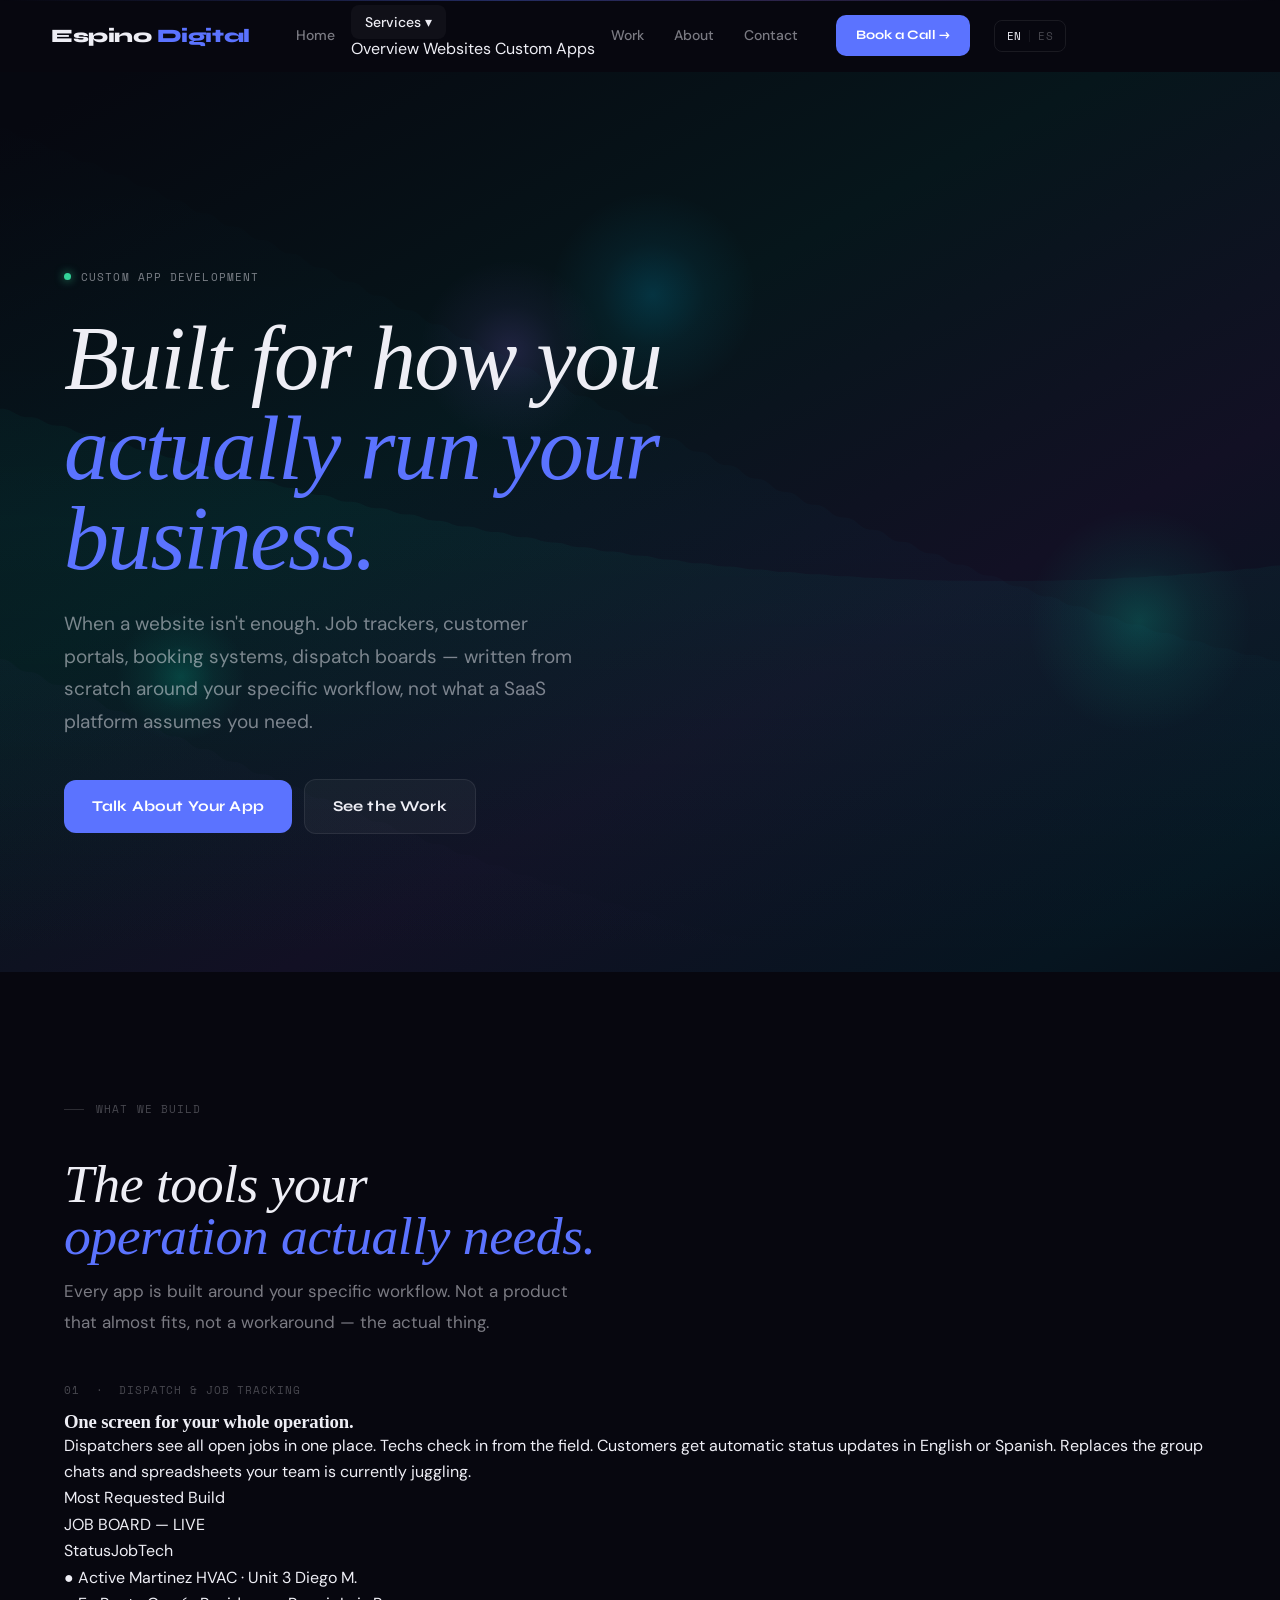
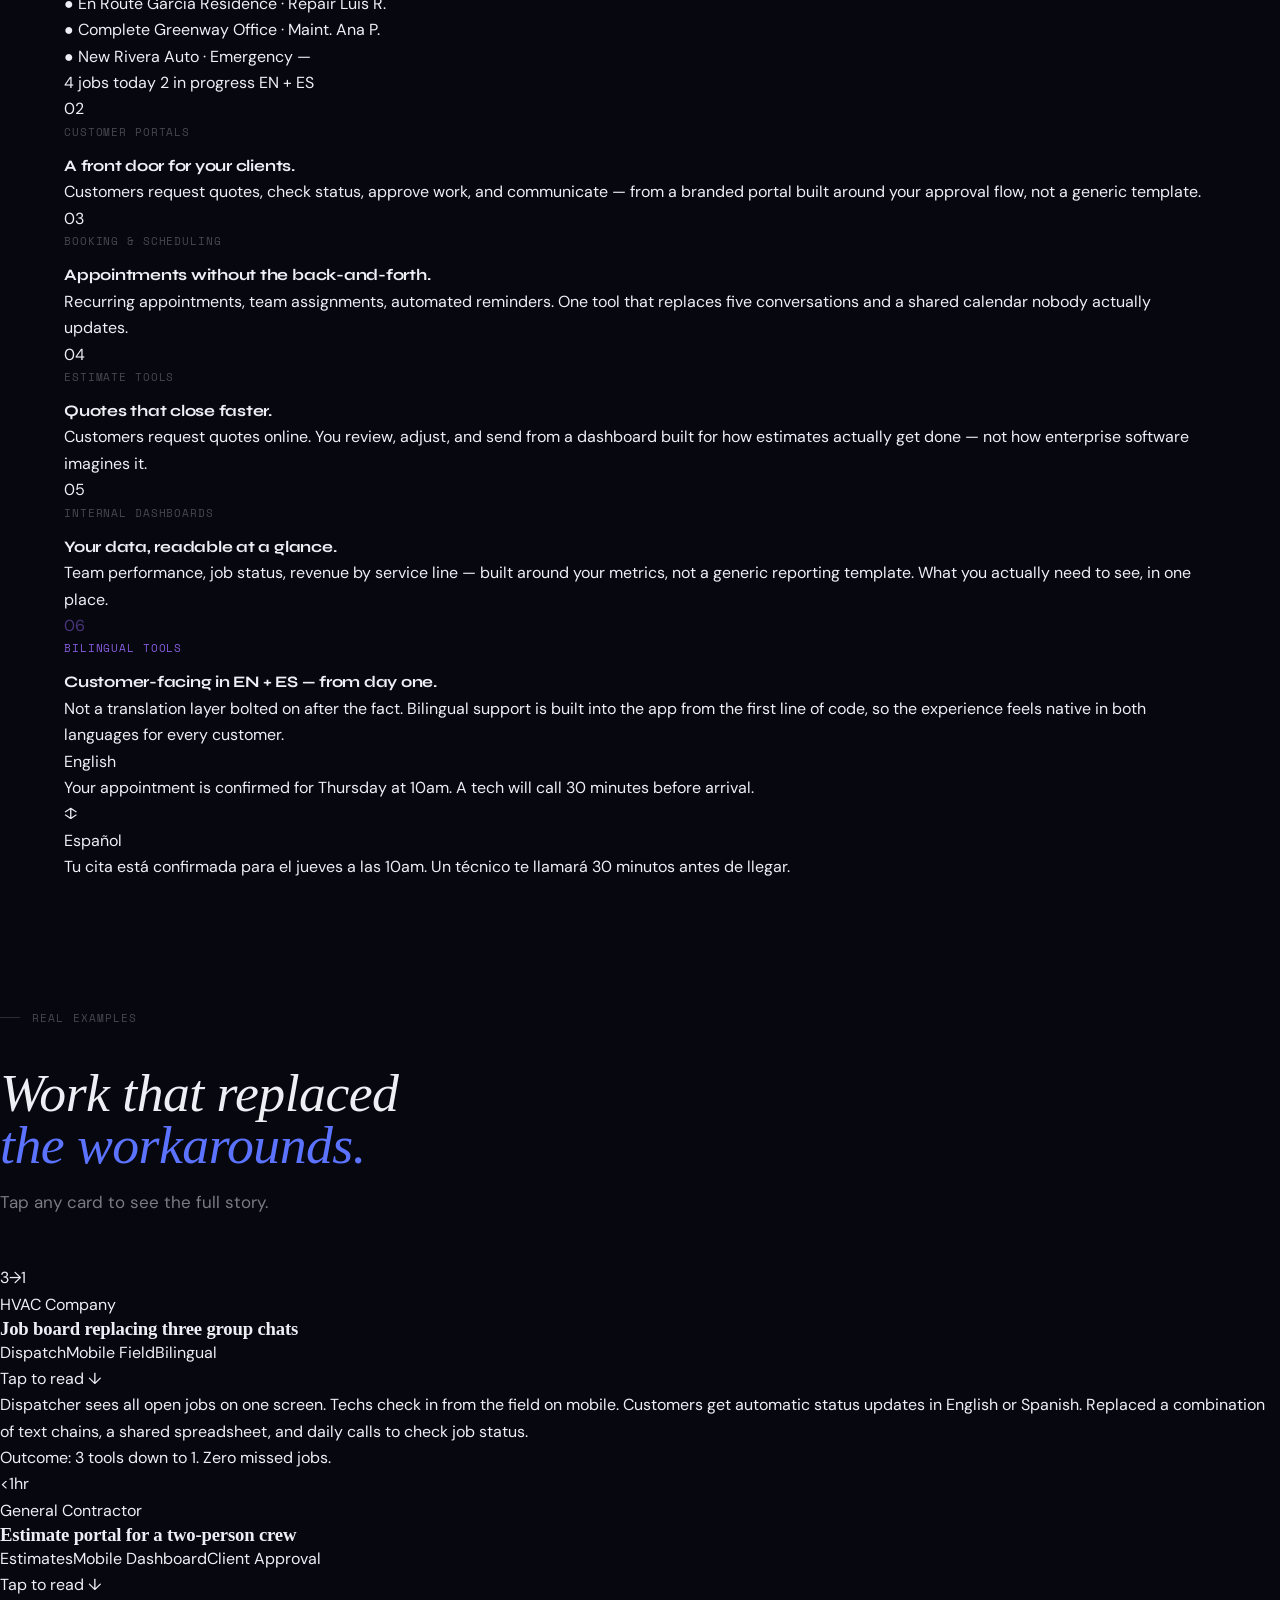
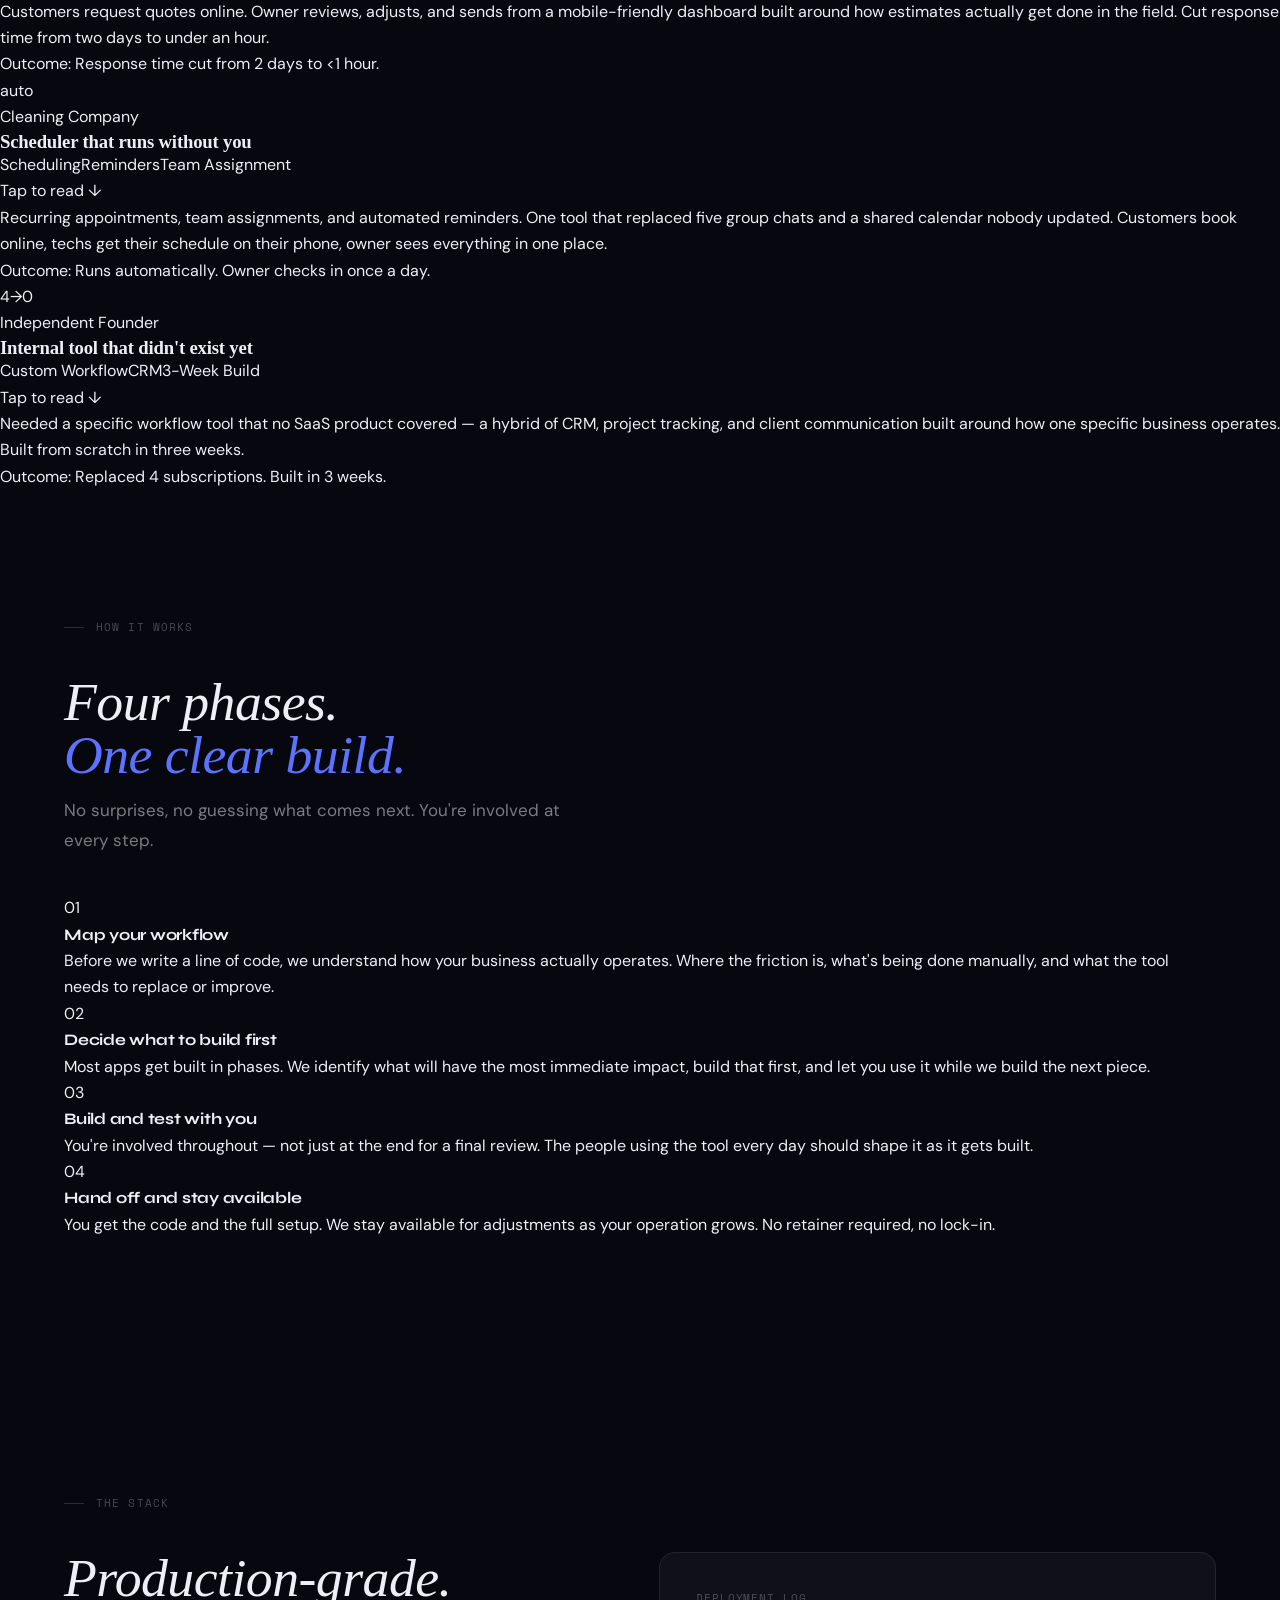
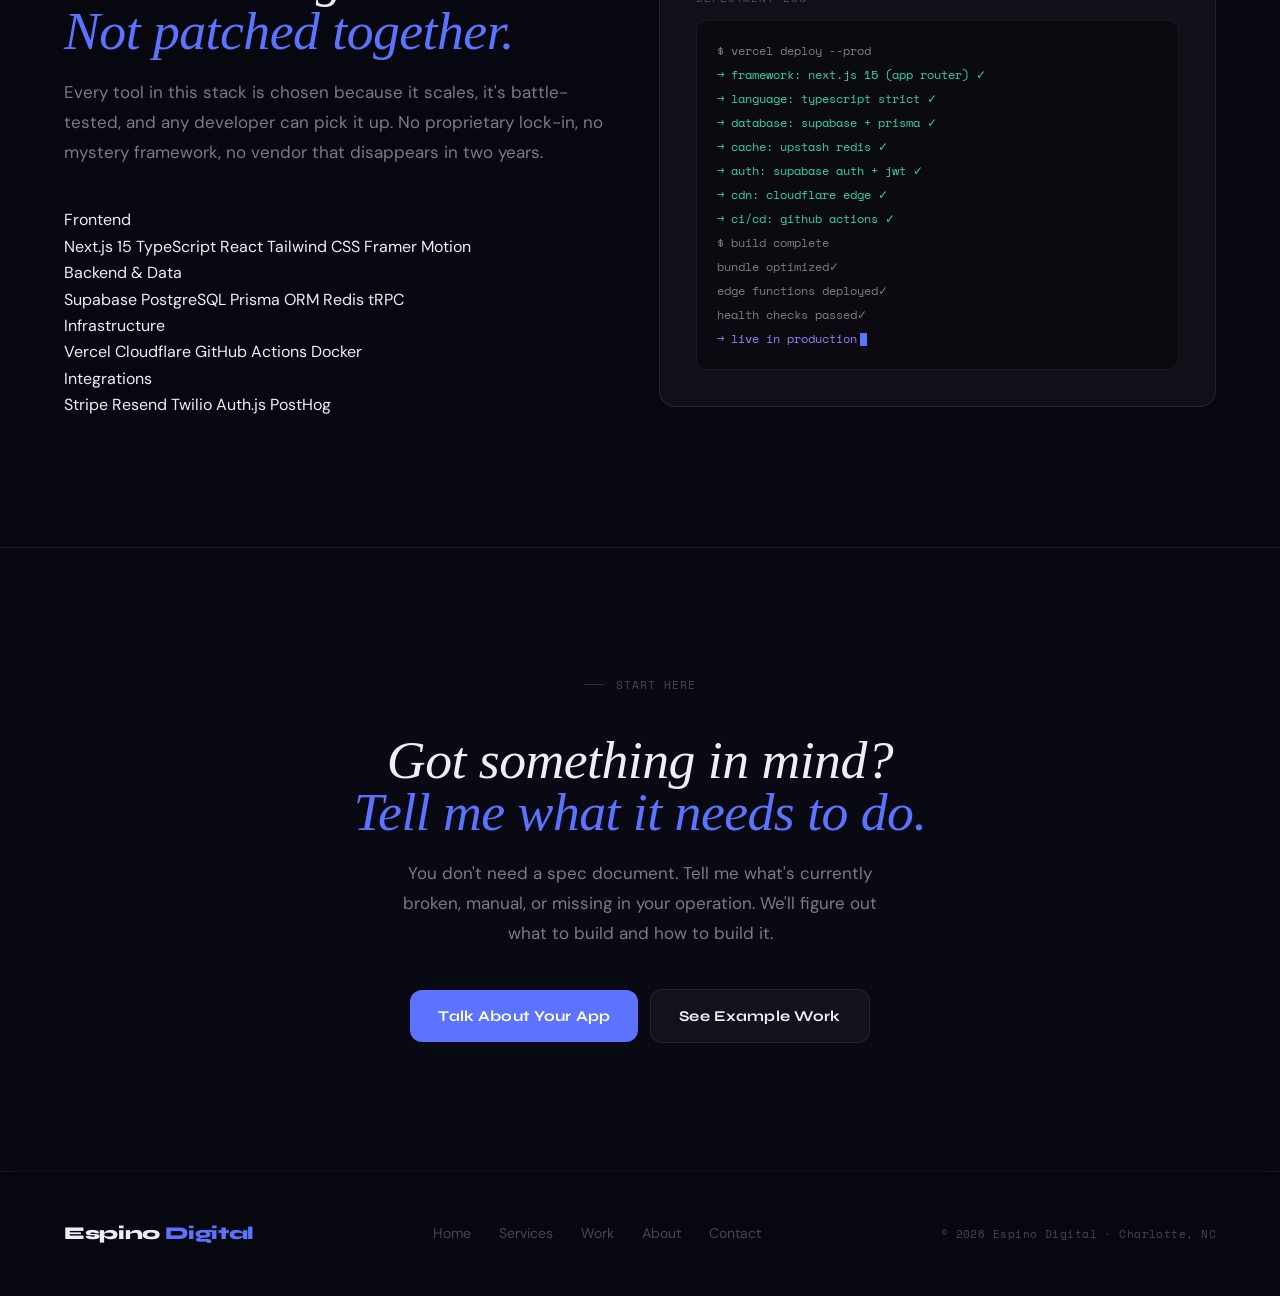
<file: apps.html>
<!DOCTYPE html>
<html lang="en">
<head>
<meta charset="UTF-8">
<meta name="viewport" content="width=device-width, initial-scale=1.0, viewport-fit=cover">
<title>Custom App Development | Espino Digital</title>
<meta name="description" content="Custom apps and tools built from scratch for businesses. Job trackers, customer portals, booking systems, dispatch boards. Built around how you actually work, not what a SaaS platform assumes you need." />
<link rel="canonical" href="https://espinodigital.com/apps" />
<link href="https://fonts.googleapis.com/css2?family=Space+Mono:wght@400;700&family=Syne:wght@400;600;700;800&family=DM+Sans:wght@300;400;500;700&display=swap" rel="stylesheet">
<link rel="icon" type="image/png" sizes="32x32" href="/favicon-32x32.png">
<link rel="icon" type="image/png" sizes="16x16" href="/favicon-16x16.png">
<link rel="icon" type="image/svg+xml" href="/favicon.svg">
<link rel="apple-touch-icon" sizes="180x180" href="/apple-touch-icon.png">
<link rel="stylesheet" href="styles.css">
<script src="translations.js"></script>
</head>
<body class="page-apps">
<nav>
  <a href="/" class="nav-logo">Espino <span>Digital</span></a>
  <div class="nav-links">
    <a href="/" class="nav-link">Home</a>
    <div class="nav-dropdown-wrap">
      <a href="/systems" class="nav-link active nav-dropdown-trigger">Services <span class="nav-chevron">▾</span></a>
      <div class="nav-dropdown-menu">
        <a href="/systems" class="nav-dropdown-item">Overview</a>
        <a href="/websites" class="nav-dropdown-item">Websites</a>
        <a href="/apps" class="nav-dropdown-item active">Custom Apps</a>
      </div>
    </div>
    <a href="/work" class="nav-link">Work</a>
    <a href="/about" class="nav-link">About</a>
    <a href="/contact" class="nav-link">Contact</a>
  </div>
  <a href="/contact" class="nav-cta">Book a Call →</a>
  <button class="lang-toggle" data-active="en" onclick="ED_LANG.toggle()"><span class="lt-en">EN</span><span class="lt-sep">|</span><span class="lt-es">ES</span></button>
  <button class="nav-hamburger" aria-label="Menu" aria-expanded="false"><span></span><span></span><span></span></button>
</nav>
<div class="nav-spacer" aria-hidden="true"></div>
<div class="mobile-nav" id="mobileNav">
  <a href="/">Home</a>
  <a href="/systems">Services</a>
  <a href="/websites" class="mobile-nav-sub">Websites</a>
  <a href="/apps" class="mobile-nav-sub">Custom Apps</a>
  <a href="/work">Work</a>
  <a href="/about">About</a>
  <a href="/contact" class="mobile-cta">Book a Call →</a>
</div>

<header class="page-hero">
  <canvas class="hero-canvas" aria-hidden="true"></canvas>
  <div class="hero-grid-bg"></div>
  <div class="hero-orb hero-orb-1"></div>
  <div class="hero-orb hero-orb-2"></div>
  <div class="hero-orb hero-orb-3"></div>
  <div class="hero-scan"></div>
  <div class="hero-inner">
    <div class="eyebrow"><span class="dot"></span> Custom App Development</div>
    <h1 class="hero-title">Built for how you<br><span class="accent">actually run your business.</span></h1>
    <p class="hero-sub">When a website isn't enough. Job trackers, customer portals, booking systems, dispatch boards — written from scratch around your specific workflow, not what a SaaS platform assumes you need.</p>
    <div class="hero-actions">
      <a href="/contact" class="btn-primary">Talk About Your App</a>
      <a href="/work" class="btn-secondary">See the Work</a>
    </div>
  </div>
</header>

<!-- ═══ WHAT WE BUILD ═══ -->
<section class="section">
  <div class="section-tag">What We Build</div>
  <h2 class="section-title" style="margin-bottom:14px">The tools your<br><span class="accent">operation actually needs.</span></h2>
  <p class="section-sub" style="margin-top:0;margin-bottom:44px">Every app is built around your specific workflow. Not a product that almost fits, not a workaround — the actual thing.</p>

  <!-- HERO MOMENT 1 — Featured flagship: Dispatch & Job Tracking -->
  <div class="apps-featured-card">
    <div class="apps-featured-left">
      <div class="kicker">01 &nbsp;·&nbsp; Dispatch &amp; Job Tracking</div>
      <h3>One screen for your whole operation.</h3>
      <p>Dispatchers see all open jobs in one place. Techs check in from the field. Customers get automatic status updates in English or Spanish. Replaces the group chats and spreadsheets your team is currently juggling.</p>
      <div class="apps-featured-badge">Most Requested Build</div>
    </div>
    <div class="apps-featured-right">
      <div class="apps-dash-mock" aria-hidden="true">
        <div class="adm-bar">
          <span class="adm-dot"></span><span class="adm-dot"></span><span class="adm-dot"></span>
          <span class="adm-title">JOB BOARD — LIVE</span>
        </div>
        <div class="adm-head">
          <span>Status</span><span>Job</span><span style="text-align:right">Tech</span>
        </div>
        <div class="adm-job">
          <span class="adm-status s-active">● Active</span>
          <span class="adm-name">Martinez HVAC · Unit 3</span>
          <span class="adm-tech">Diego M.</span>
        </div>
        <div class="adm-job">
          <span class="adm-status s-route">● En Route</span>
          <span class="adm-name">García Residence · Repair</span>
          <span class="adm-tech">Luis R.</span>
        </div>
        <div class="adm-job">
          <span class="adm-status s-done">● Complete</span>
          <span class="adm-name">Greenway Office · Maint.</span>
          <span class="adm-tech">Ana P.</span>
        </div>
        <div class="adm-job">
          <span class="adm-status s-new">● New</span>
          <span class="adm-name">Rivera Auto · Emergency</span>
          <span class="adm-tech">—</span>
        </div>
        <div class="adm-footer">
          <span class="adm-stat">4 jobs today</span>
          <span class="adm-stat s-cyan">2 in progress</span>
          <span class="adm-stat">EN + ES</span>
        </div>
      </div>
    </div>
  </div>

  <!-- 4 remaining build types in 2×2 panel grid -->
  <div class="apps-panel-grid">
    <div class="apps-panel">
      <div class="apps-panel-num">02</div>
      <div class="kicker">Customer Portals</div>
      <h4>A front door for your clients.</h4>
      <p>Customers request quotes, check status, approve work, and communicate — from a branded portal built around your approval flow, not a generic template.</p>
    </div>
    <div class="apps-panel">
      <div class="apps-panel-num">03</div>
      <div class="kicker">Booking &amp; Scheduling</div>
      <h4>Appointments without the back-and-forth.</h4>
      <p>Recurring appointments, team assignments, automated reminders. One tool that replaces five conversations and a shared calendar nobody actually updates.</p>
    </div>
    <div class="apps-panel">
      <div class="apps-panel-num">04</div>
      <div class="kicker">Estimate Tools</div>
      <h4>Quotes that close faster.</h4>
      <p>Customers request quotes online. You review, adjust, and send from a dashboard built for how estimates actually get done — not how enterprise software imagines it.</p>
    </div>
    <div class="apps-panel">
      <div class="apps-panel-num">05</div>
      <div class="kicker">Internal Dashboards</div>
      <h4>Your data, readable at a glance.</h4>
      <p>Team performance, job status, revenue by service line — built around your metrics, not a generic reporting template. What you actually need to see, in one place.</p>
    </div>
  </div>

  <!-- Bilingual wide panel — distinct visual treatment, purple accent -->
  <div class="apps-bilingual-panel">
    <div class="abp-left">
      <div class="apps-panel-num" style="color:rgba(155,107,255,.45)">06</div>
      <div class="kicker" style="color:rgba(155,107,255,.85)">Bilingual Tools</div>
      <h4>Customer-facing in EN + ES — from day one.</h4>
      <p>Not a translation layer bolted on after the fact. Bilingual support is built into the app from the first line of code, so the experience feels native in both languages for every customer.</p>
    </div>
    <div class="abp-right">
      <div class="abp-lang">
        <div class="abp-lang-tag">English</div>
        <div class="abp-lang-text">Your appointment is confirmed for Thursday at 10am. A tech will call 30 minutes before arrival.</div>
      </div>
      <div class="abp-arrow">↕</div>
      <div class="abp-lang">
        <div class="abp-lang-tag">Español</div>
        <div class="abp-lang-text">Tu cita está confirmada para el jueves a las 10am. Un técnico te llamará 30 minutos antes de llegar.</div>
      </div>
    </div>
  </div>
</section>

<!-- ═══ HERO MOMENT 2 — REAL EXAMPLES: interactive case cards ═══ -->
<div class="apps-cases-section">
  <div class="apps-cases-inner">
    <div class="section-tag">Real Examples</div>
    <h2 class="section-title" style="margin-bottom:16px">Work that replaced<br><span class="accent">the workarounds.</span></h2>
    <p class="section-sub" style="margin-top:0;margin-bottom:48px;max-width:560px">Tap any card to see the full story.</p>

    <div class="case-grid">

      <div class="case-card" data-color="cyan" tabindex="0" role="button" aria-expanded="false">
        <div class="case-card-front">
          <div class="case-card-stat">3→1</div>
          <div class="case-card-industry">HVAC Company</div>
          <h3 class="case-card-title">Job board replacing three group chats</h3>
          <div class="case-card-tags">
            <span>Dispatch</span><span>Mobile Field</span><span>Bilingual</span>
          </div>
          <div class="case-card-cta">Tap to read ↓</div>
        </div>
        <div class="case-card-body">
          <p>Dispatcher sees all open jobs on one screen. Techs check in from the field on mobile. Customers get automatic status updates in English or Spanish. Replaced a combination of text chains, a shared spreadsheet, and daily calls to check job status.</p>
          <div class="case-card-outcome"><span>Outcome:</span> 3 tools down to 1. Zero missed jobs.</div>
        </div>
      </div>

      <div class="case-card" data-color="purple" tabindex="0" role="button" aria-expanded="false">
        <div class="case-card-front">
          <div class="case-card-stat">&lt;1hr</div>
          <div class="case-card-industry">General Contractor</div>
          <h3 class="case-card-title">Estimate portal for a two-person crew</h3>
          <div class="case-card-tags">
            <span>Estimates</span><span>Mobile Dashboard</span><span>Client Approval</span>
          </div>
          <div class="case-card-cta">Tap to read ↓</div>
        </div>
        <div class="case-card-body">
          <p>Customers request quotes online. Owner reviews, adjusts, and sends from a mobile-friendly dashboard built around how estimates actually get done in the field. Cut response time from two days to under an hour.</p>
          <div class="case-card-outcome"><span>Outcome:</span> Response time cut from 2 days to &lt;1 hour.</div>
        </div>
      </div>

      <div class="case-card" data-color="blue" tabindex="0" role="button" aria-expanded="false">
        <div class="case-card-front">
          <div class="case-card-stat">auto</div>
          <div class="case-card-industry">Cleaning Company</div>
          <h3 class="case-card-title">Scheduler that runs without you</h3>
          <div class="case-card-tags">
            <span>Scheduling</span><span>Reminders</span><span>Team Assignment</span>
          </div>
          <div class="case-card-cta">Tap to read ↓</div>
        </div>
        <div class="case-card-body">
          <p>Recurring appointments, team assignments, and automated reminders. One tool that replaced five group chats and a shared calendar nobody updated. Customers book online, techs get their schedule on their phone, owner sees everything in one place.</p>
          <div class="case-card-outcome"><span>Outcome:</span> Runs automatically. Owner checks in once a day.</div>
        </div>
      </div>

      <div class="case-card" data-color="cyan" tabindex="0" role="button" aria-expanded="false">
        <div class="case-card-front">
          <div class="case-card-stat">4→0</div>
          <div class="case-card-industry">Independent Founder</div>
          <h3 class="case-card-title">Internal tool that didn't exist yet</h3>
          <div class="case-card-tags">
            <span>Custom Workflow</span><span>CRM</span><span>3-Week Build</span>
          </div>
          <div class="case-card-cta">Tap to read ↓</div>
        </div>
        <div class="case-card-body">
          <p>Needed a specific workflow tool that no SaaS product covered — a hybrid of CRM, project tracking, and client communication built around how one specific business operates. Built from scratch in three weeks.</p>
          <div class="case-card-outcome"><span>Outcome:</span> Replaced 4 subscriptions. Built in 3 weeks.</div>
        </div>
      </div>

    </div>
  </div>
</div>

<!-- ═══ HERO MOMENT 3 — HOW IT WORKS: connected process timeline ═══ -->
<section class="section">
  <div class="section-tag">How It Works</div>
  <h2 class="section-title" style="margin-bottom:14px">Four phases.<br><span class="accent">One clear build.</span></h2>
  <p class="section-sub" style="margin-top:0">No surprises, no guessing what comes next. You're involved at every step.</p>
  <div class="apps-process-wrap">
    <div class="apps-process-line" aria-hidden="true"></div>
    <div class="apps-process-track">
      <div class="apps-process-step">
        <div class="apps-process-num">01</div>
        <h4>Map your workflow</h4>
        <p>Before we write a line of code, we understand how your business actually operates. Where the friction is, what's being done manually, and what the tool needs to replace or improve.</p>
      </div>
      <div class="apps-process-step">
        <div class="apps-process-num">02</div>
        <h4>Decide what to build first</h4>
        <p>Most apps get built in phases. We identify what will have the most immediate impact, build that first, and let you use it while we build the next piece.</p>
      </div>
      <div class="apps-process-step">
        <div class="apps-process-num">03</div>
        <h4>Build and test with you</h4>
        <p>You're involved throughout — not just at the end for a final review. The people using the tool every day should shape it as it gets built.</p>
      </div>
      <div class="apps-process-step">
        <div class="apps-process-num">04</div>
        <h4>Hand off and stay available</h4>
        <p>You get the code and the full setup. We stay available for adjustments as your operation grows. No retainer required, no lock-in.</p>
      </div>
    </div>
  </div>
</section>

<!-- ═══ THE STACK ═══ -->
<section class="section band" style="max-width:none;">
  <div style="max-width:1280px;margin:0 auto;">
    <div class="section-tag">The Stack</div>
    <div class="grid-2">
      <div>
        <h2 class="section-title">Production-grade.<br><span class="accent">Not patched together.</span></h2>
        <p class="section-sub" style="max-width:none">Every tool in this stack is chosen because it scales, it's battle-tested, and any developer can pick it up. No proprietary lock-in, no mystery framework, no vendor that disappears in two years.</p>
        <div class="stack-grid">
          <div class="stack-col" data-chip-color="cyan">
            <div class="stack-col-label">Frontend</div>
            <div class="stack-chips">
              <span class="stack-chip">Next.js 15</span>
              <span class="stack-chip">TypeScript</span>
              <span class="stack-chip">React</span>
              <span class="stack-chip">Tailwind CSS</span>
              <span class="stack-chip">Framer Motion</span>
            </div>
          </div>
          <div class="stack-col" data-chip-color="cyan">
            <div class="stack-col-label">Backend &amp; Data</div>
            <div class="stack-chips">
              <span class="stack-chip">Supabase</span>
              <span class="stack-chip">PostgreSQL</span>
              <span class="stack-chip">Prisma ORM</span>
              <span class="stack-chip">Redis</span>
              <span class="stack-chip">tRPC</span>
            </div>
          </div>
          <div class="stack-col" data-chip-color="purple">
            <div class="stack-col-label">Infrastructure</div>
            <div class="stack-chips">
              <span class="stack-chip">Vercel</span>
              <span class="stack-chip">Cloudflare</span>
              <span class="stack-chip">GitHub Actions</span>
              <span class="stack-chip">Docker</span>
            </div>
          </div>
          <div class="stack-col" data-chip-color="blue">
            <div class="stack-col-label">Integrations</div>
            <div class="stack-chips">
              <span class="stack-chip">Stripe</span>
              <span class="stack-chip">Resend</span>
              <span class="stack-chip">Twilio</span>
              <span class="stack-chip">Auth.js</span>
              <span class="stack-chip">PostHog</span>
            </div>
          </div>
        </div>
      </div>
      <div class="card mock">
        <div class="kicker">Deployment log</div>
        <div class="terminal">
          <div>$ vercel deploy --prod</div>
          <div class="ok">→ framework: next.js 15 (app router) ✓</div>
          <div class="ok">→ language: typescript strict ✓</div>
          <div class="ok">→ database: supabase + prisma ✓</div>
          <div class="ok">→ cache: upstash redis ✓</div>
          <div class="ok">→ auth: supabase auth + jwt ✓</div>
          <div class="ok">→ cdn: cloudflare edge ✓</div>
          <div class="ok">→ ci/cd: github actions ✓</div>
          <div class="term-sep"></div>
          <div class="term-cmd">$ build complete</div>
          <div class="term-log">bundle optimized<span class="term-ok">✓</span></div>
          <div class="term-log">edge functions deployed<span class="term-ok">✓</span></div>
          <div class="term-log">health checks passed<span class="term-ok">✓</span></div>
          <div class="hi">→ live in production<span class="terminal-cursor"></span></div>
        </div>
      </div>
    </div>
  </div>
</section>

<section class="cta-band">
  <div class="section-tag" style="justify-content:center">Start Here</div>
  <h2 class="section-title">Got something in mind?<br><span class="accent">Tell me what it needs to do.</span></h2>
  <p class="section-sub" style="margin-left:auto;margin-right:auto">You don't need a spec document. Tell me what's currently broken, manual, or missing in your operation. We'll figure out what to build and how to build it.</p>
  <div class="hero-actions" style="justify-content:center">
    <a href="/contact" class="btn-primary">Talk About Your App</a>
    <a href="/work" class="btn-secondary">See Example Work</a>
  </div>
</section>

<footer>
  <div class="footer-logo">Espino <span>Digital</span></div>
  <div class="footer-links">
    <a href="/" class="footer-link">Home</a>
    <a href="/systems" class="footer-link">Services</a>
    <a href="/work" class="footer-link">Work</a>
    <a href="/about" class="footer-link">About</a>
    <a href="/contact" class="footer-link">Contact</a>
  </div>
  <div class="footer-meta">© 2026 Espino Digital · Charlotte, NC</div>
</footer>
<script>
(function(){
  ED_LANG.init();
  var nav=document.querySelector('nav');
  var lastY=0;
  window.addEventListener('scroll',function(){var y=window.scrollY;nav.classList.toggle('scrolled',y>80);if(y>100){nav.classList.toggle('nav-hidden',y>lastY);}else{nav.classList.remove('nav-hidden');}lastY=y;},{passive:true});
  var hamburger=document.querySelector('.nav-hamburger');
  var mobileNav=document.getElementById('mobileNav');
  hamburger.addEventListener('click',function(){var open=mobileNav.classList.toggle('open');hamburger.classList.toggle('open',open);hamburger.setAttribute('aria-expanded',open);document.body.style.overflow=open?'hidden':'';});
  mobileNav.querySelectorAll('a').forEach(function(a){a.addEventListener('click',function(){mobileNav.classList.remove('open');hamburger.classList.remove('open');hamburger.setAttribute('aria-expanded','false');document.body.style.overflow='';});});
  var io=new IntersectionObserver(function(entries){
    entries.forEach(function(entry){
      if(!entry.isIntersecting)return;
      var el=entry.target;
      var siblings=Array.from(el.parentElement.children).filter(function(c){return c.classList.contains('scroll-hidden')||c.classList.contains('scroll-visible')});
      var idx=siblings.indexOf(el);
      el.style.animationDelay=(idx*0.08)+'s';
      el.classList.remove('scroll-hidden');el.classList.add('scroll-visible');
      io.unobserve(el);
    });
  },{threshold:0.1});
  // Case cards — tap/click to expand
  document.querySelectorAll('.case-card').forEach(function(card){
    function toggle(){
      var isOpen=card.classList.contains('open');
      // Close all
      document.querySelectorAll('.case-card.open').forEach(function(c){
        c.classList.remove('open');c.setAttribute('aria-expanded','false');
      });
      if(!isOpen){card.classList.add('open');card.setAttribute('aria-expanded','true');}
    }
    card.addEventListener('click',toggle);
    card.addEventListener('keydown',function(e){if(e.key==='Enter'||e.key===' '){e.preventDefault();toggle();}});
  });
  document.querySelectorAll('[data-chip-color]').forEach(function(col){
    var color=col.getAttribute('data-chip-color');
    col.querySelectorAll('.stack-chip').forEach(function(chip){
      chip.setAttribute('data-chip-color',color);
    });
  });
  document.querySelectorAll('.stack-chip').forEach(function(chip){
    chip.addEventListener('click',function(){
      this.classList.toggle('chip-on');
    });
  });
  document.querySelectorAll('.card,.metric,.apps-panel,.apps-bilingual-panel,.apps-case-item,.apps-process-step,.section-title').forEach(function(el){var r=el.getBoundingClientRect();if(r.top>window.innerHeight){el.classList.add('scroll-hidden');io.observe(el);}});
  var tagIO=new IntersectionObserver(function(entries){entries.forEach(function(entry){if(!entry.isIntersecting)return;entry.target.classList.add('tag-visible');tagIO.unobserve(entry.target);});},{threshold:0.5});
  document.querySelectorAll('.section-tag').forEach(function(el){tagIO.observe(el);});
})();
</script>
<script src="gradient.js"></script>
<script src="/interactions.js"></script>
</body>
</html>
</file>
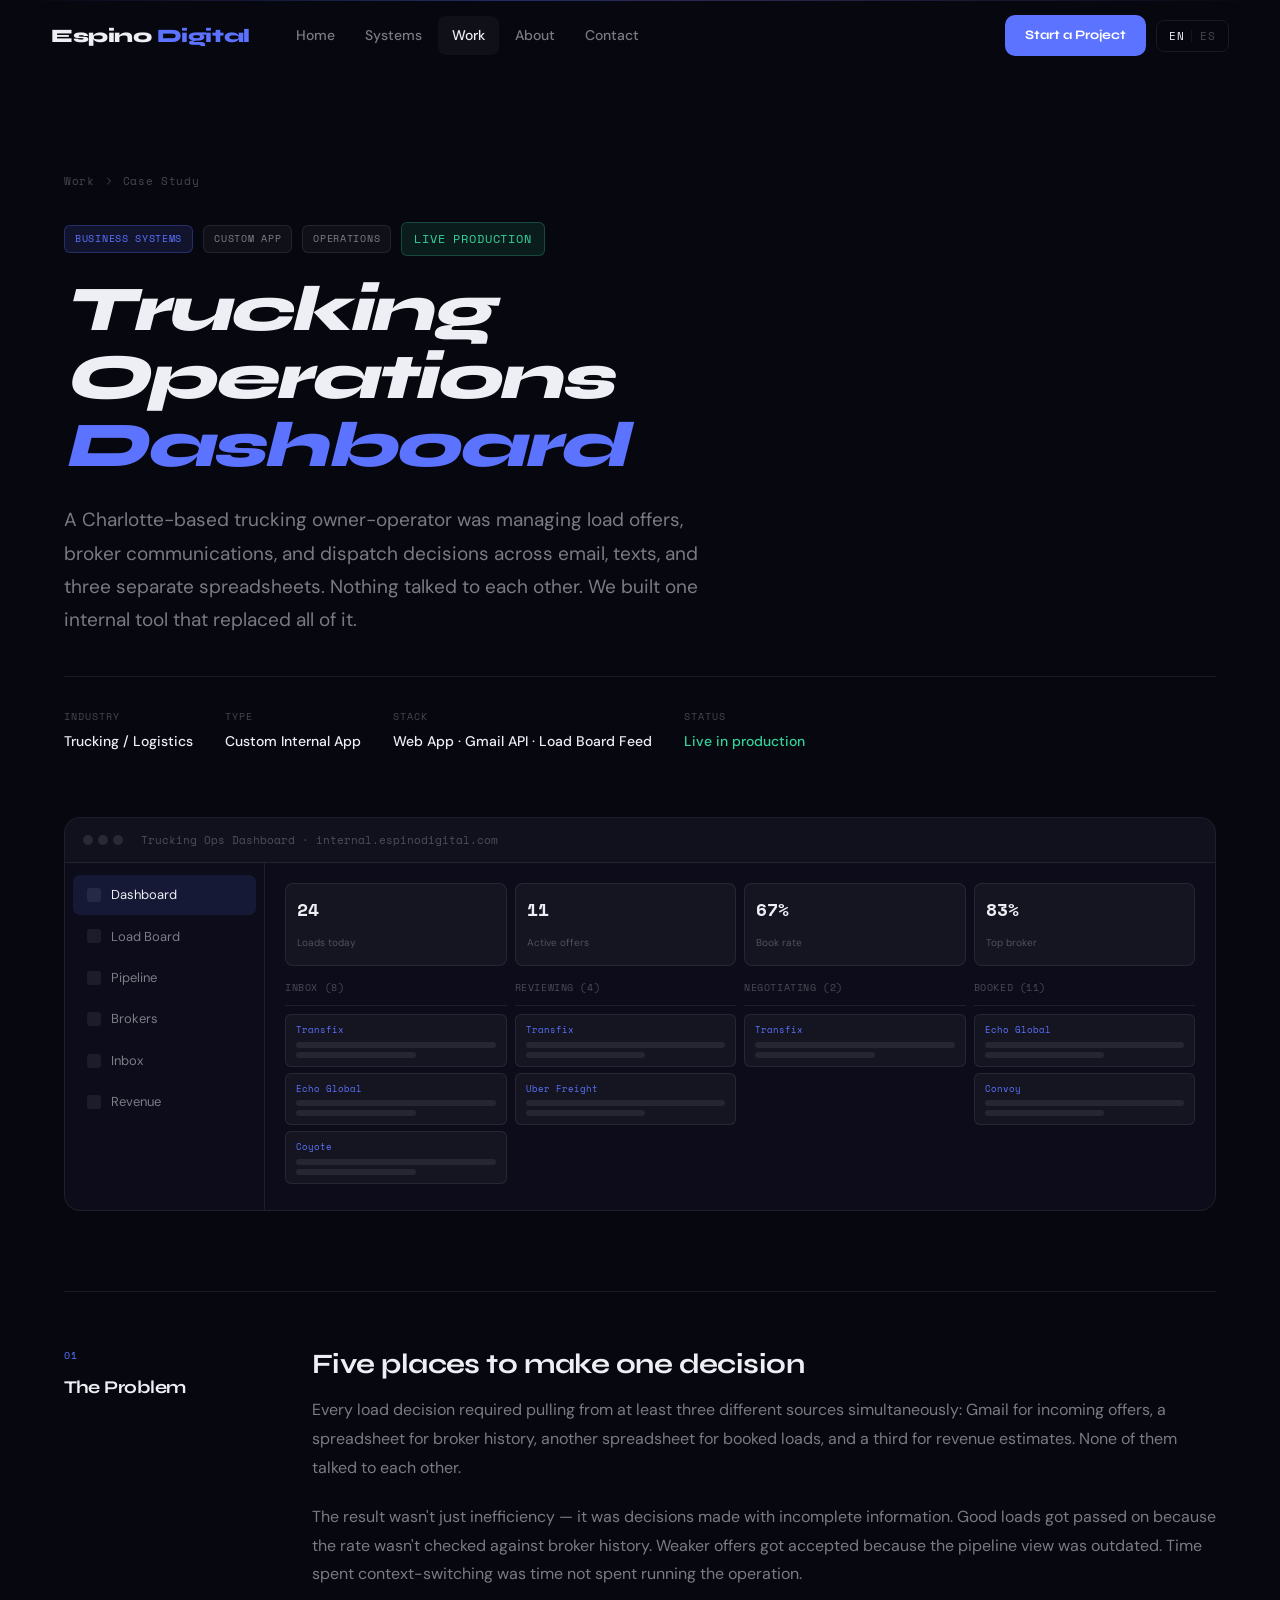
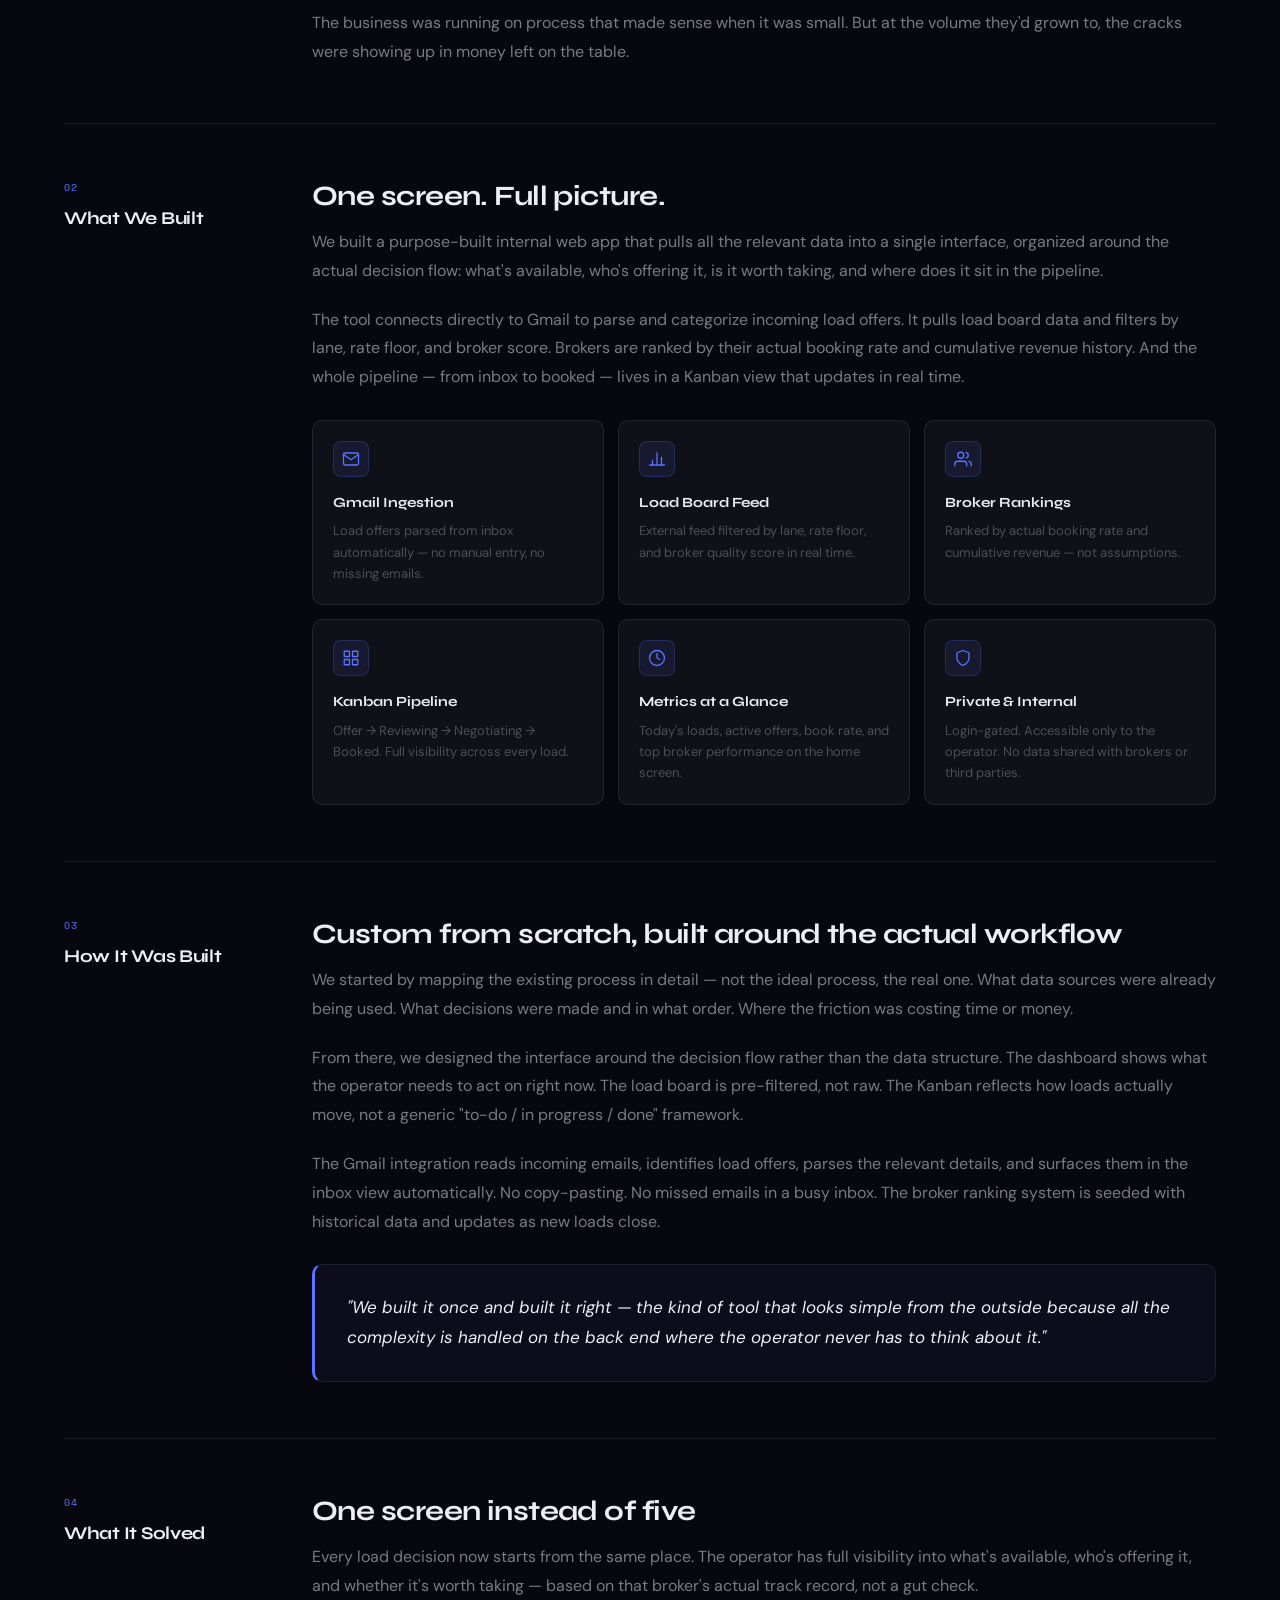
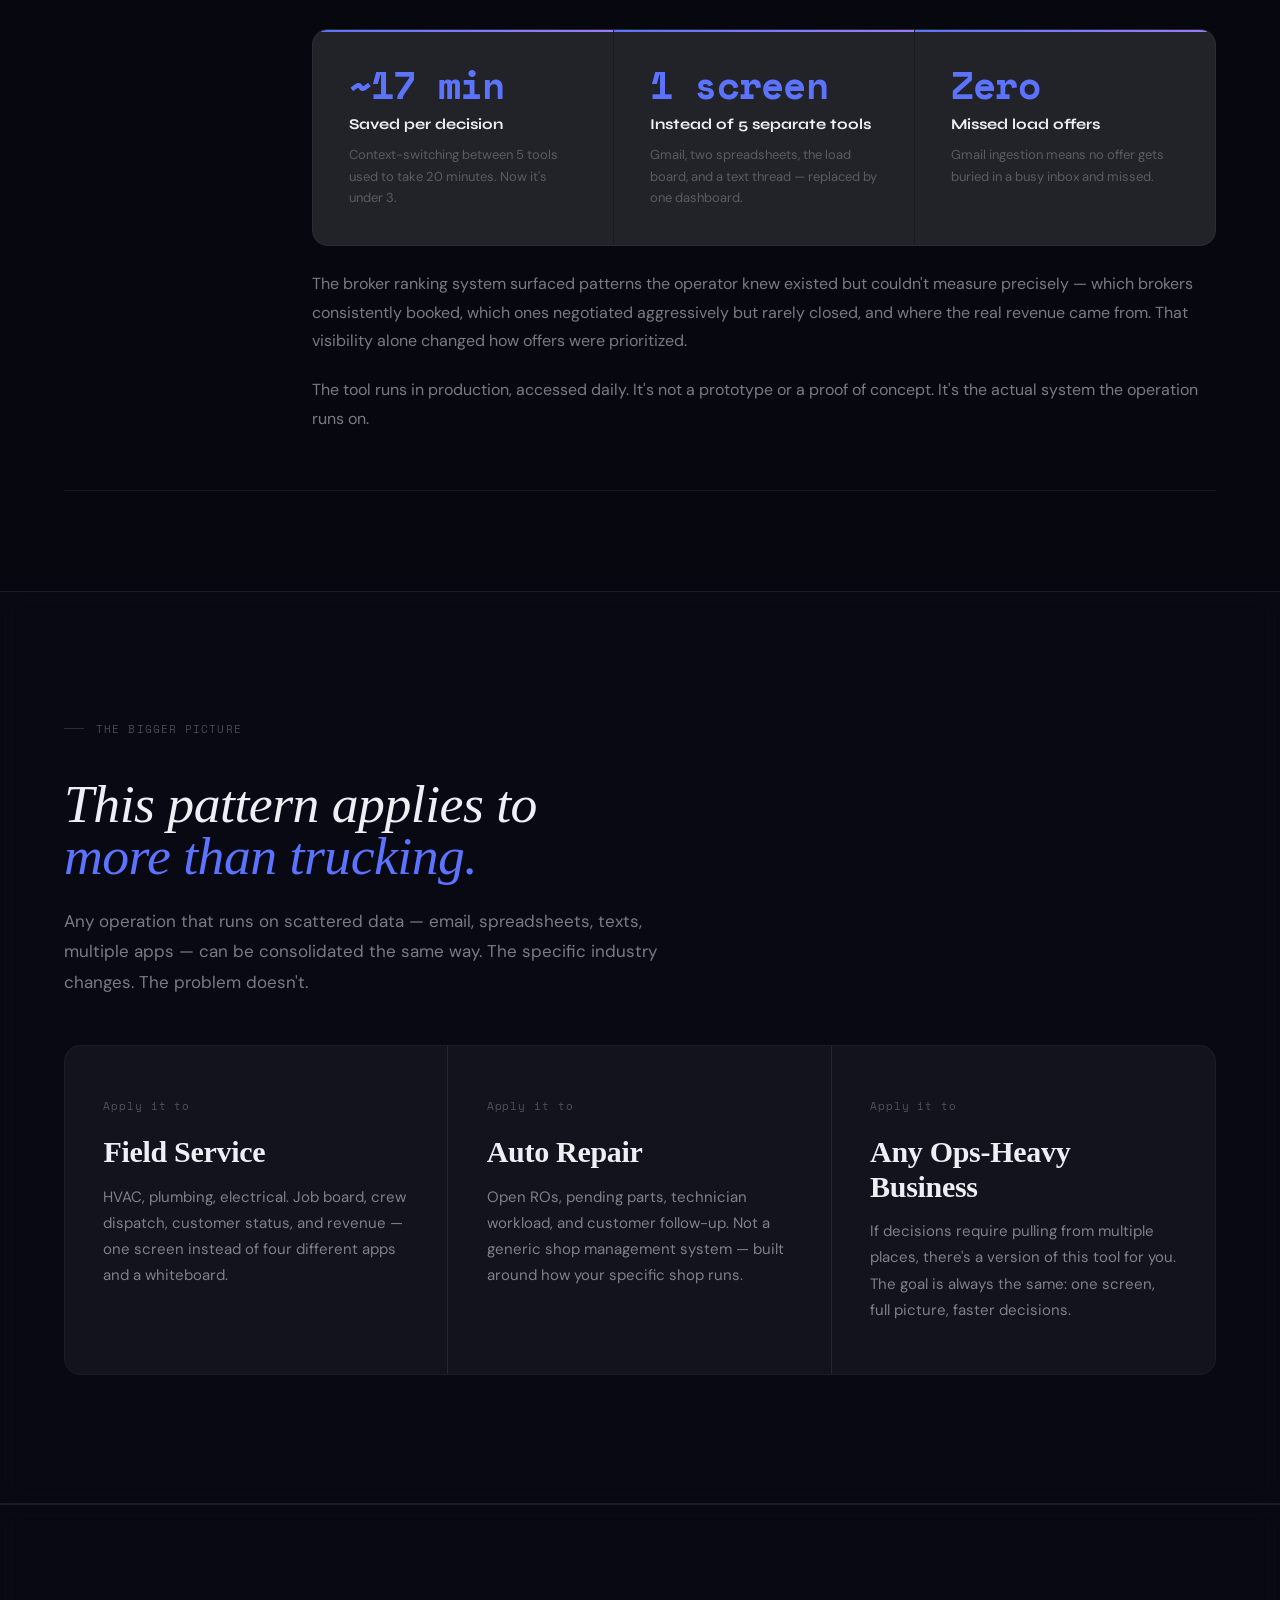
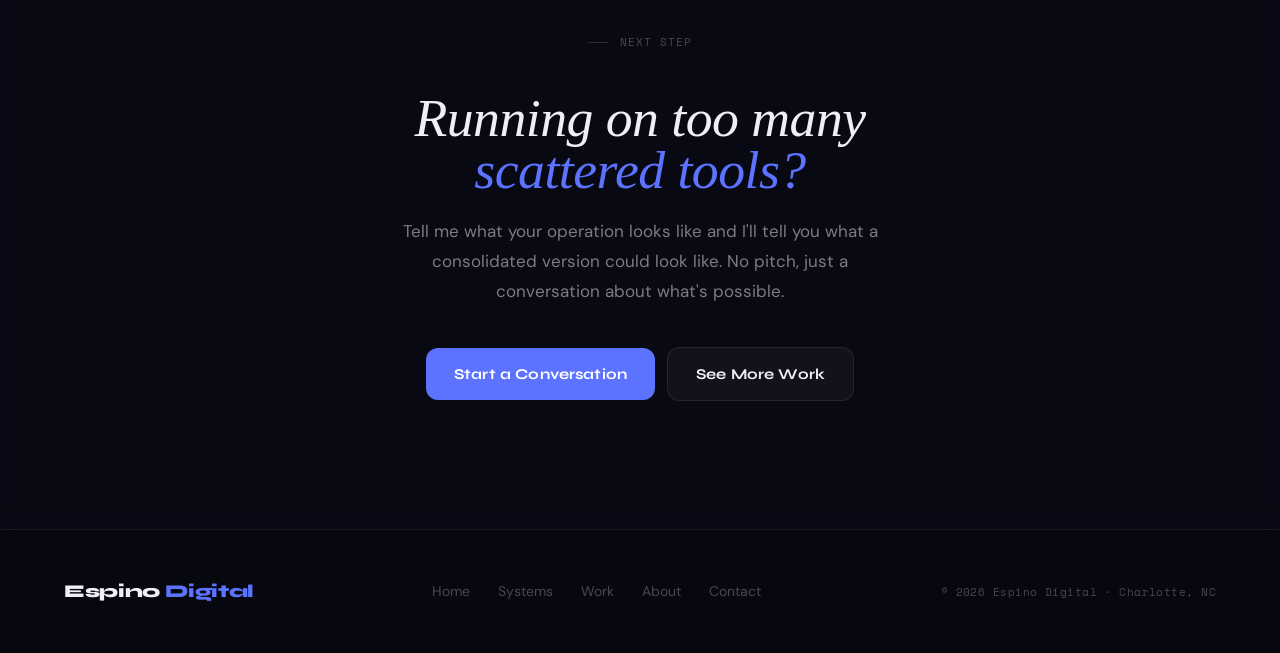
<file: case-study.html>
<!DOCTYPE html>
<html lang="en">
<head>
<meta charset="UTF-8">
<meta name="viewport" content="width=device-width, initial-scale=1.0, viewport-fit=cover">
<title>Trucking Operations Dashboard — Case Study | Espino Digital</title>
<meta name="description" content="How Espino Digital built a custom internal tool for a trucking owner-operator: Gmail ingestion, load board aggregation, broker rankings, and a Kanban pipeline — all in one screen.">
<link rel="canonical" href="https://espinodigital.com/case-study">
<link href="https://fonts.googleapis.com/css2?family=Space+Mono:wght@400;700&family=Syne:wght@400;600;700;800&family=DM+Sans:ital,wght@0,300;0,400;0,500;0,700;1,400&display=swap" rel="stylesheet">
<link rel="icon" type="image/svg+xml" href="/favicon.svg">
<link rel="icon" type="image/png" sizes="32x32" href="/favicon-32x32.png">
<link rel="apple-touch-icon" sizes="180x180" href="/apple-touch-icon.png">
<link rel="stylesheet" href="/styles.css">
<script src="/translations.js"></script>
<style>
/* ── Case Study page-specific styles ── */
.cs-page-hero {
  padding: clamp(56px,8vw,100px) clamp(20px,5vw,80px) clamp(40px,5vw,72px);
  max-width: var(--max);
  margin: 0 auto;
}
.cs-breadcrumb {
  display: flex;
  align-items: center;
  gap: 8px;
  font-family: var(--fm);
  font-size: 11px;
  color: var(--muted-2);
  letter-spacing: .06em;
  margin-bottom: 32px;
}
.cs-breadcrumb a { color: var(--muted-2); transition: color .2s; }
.cs-breadcrumb a:hover { color: var(--text); }
.cs-breadcrumb svg { flex-shrink: 0; }
.cs-page-title {
  font-family: var(--fd);
  font-weight: 800;
  font-size: clamp(34px,5vw,64px);
  line-height: 1.06;
  letter-spacing: -.03em;
  margin-bottom: 24px;
  max-width: 820px;
}
.cs-page-intro {
  font-size: clamp(16px,1.8vw,19px);
  color: var(--muted);
  line-height: 1.75;
  max-width: 680px;
  margin-bottom: 40px;
}
.cs-meta-row {
  display: flex;
  flex-wrap: wrap;
  gap: 32px;
  padding-top: 32px;
  border-top: 1px solid var(--border);
}
.cs-meta-item { display: flex; flex-direction: column; gap: 4px; }
.cs-meta-label { font-family: var(--fm); font-size: 10px; color: var(--muted-2); letter-spacing: .1em; text-transform: uppercase; }
.cs-meta-value { font-size: 14px; font-weight: 500; color: var(--text); }

/* Timeline */
.cs-timeline {
  max-width: var(--max);
  margin: 0 auto;
  padding: 0 clamp(20px,5vw,80px) clamp(56px,8vw,100px);
}
.cs-tl-item {
  display: grid;
  grid-template-columns: 200px 1fr;
  gap: 48px;
  padding: 56px 0;
  border-top: 1px solid var(--border);
}
.cs-tl-item:last-child { border-bottom: 1px solid var(--border); }
.cs-tl-label-wrap { position: sticky; top: calc(var(--nav-h) + 24px); height: fit-content; }
.cs-tl-num { font-family: var(--fm); font-size: 10px; color: var(--accent); letter-spacing: .1em; margin-bottom: 8px; }
.cs-tl-label { font-family: var(--fd); font-weight: 700; font-size: 18px; letter-spacing: -.015em; }
.cs-tl-content h3 { font-family: var(--fd); font-weight: 700; font-size: clamp(20px,2.5vw,28px); letter-spacing: -.02em; margin-bottom: 16px; }
.cs-tl-content p { font-size: 16px; color: var(--muted); line-height: 1.8; margin-bottom: 20px; }
.cs-tl-content p:last-of-type { margin-bottom: 0; }

/* Feature cards grid */
.cs-feature-grid {
  display: grid;
  grid-template-columns: repeat(3,1fr);
  gap: 14px;
  margin-top: 28px;
}
.cs-feature-card {
  background: var(--surface);
  border: 1px solid var(--border);
  border-radius: var(--radius-sm);
  padding: 20px;
  transition: border-color .2s;
}
.cs-feature-card:hover { border-color: var(--border-h); }
.cs-fc-icon {
  width: 36px;
  height: 36px;
  border-radius: 8px;
  background: rgba(91,115,255,.1);
  border: 1px solid rgba(91,115,255,.2);
  display: flex;
  align-items: center;
  justify-content: center;
  color: var(--accent);
  margin-bottom: 14px;
}
.cs-fc-title { font-family: var(--fd); font-weight: 700; font-size: 14px; margin-bottom: 6px; }
.cs-fc-desc { font-size: 13px; color: var(--muted-2); line-height: 1.65; }

/* Result callouts */
.cs-results-grid {
  display: grid;
  grid-template-columns: repeat(3,1fr);
  gap: 1px;
  background: var(--border);
  border: 1px solid var(--border);
  border-radius: var(--radius);
  overflow: hidden;
  margin-top: 28px;
}
.cs-result {
  background: var(--surface);
  padding: clamp(24px,3vw,36px);
  position: relative;
  overflow: hidden;
}
.cs-result::before {
  content:'';
  position: absolute;
  top: 0; left: 0; right: 0;
  height: 2px;
  background: linear-gradient(90deg,var(--accent),var(--accent-2));
}
.cs-result-num {
  font-family: var(--fm);
  font-size: clamp(28px,3vw,38px);
  font-weight: 700;
  color: var(--accent);
  line-height: 1;
  margin-bottom: 8px;
  letter-spacing: -.02em;
}
.cs-result-label { font-family: var(--fd); font-weight: 700; font-size: 15px; margin-bottom: 8px; }
.cs-result-desc { font-size: 13px; color: var(--muted-2); line-height: 1.65; }

/* Quote */
.cs-quote {
  background: var(--bg-2);
  border: 1px solid var(--border);
  border-left: 3px solid var(--accent);
  border-radius: var(--radius-sm);
  padding: 28px 32px;
  margin-top: 28px;
}
.cs-quote p { font-size: 17px; color: var(--text); line-height: 1.75; font-style: italic; }

/* Responsive */
@media(max-width:900px){
  .cs-tl-item { grid-template-columns: 1fr; gap: 16px; }
  .cs-tl-label-wrap { position: static; }
  .cs-feature-grid { grid-template-columns: 1fr 1fr; }
  .cs-results-grid { grid-template-columns: 1fr; }
}
@media(max-width:600px){
  .cs-feature-grid { grid-template-columns: 1fr; }
  .cs-meta-row { gap: 20px; }
}
</style>
</head>
<body class="page-work">

<nav>
  <a href="/" class="nav-logo">Espino <span>Digital</span></a>
  <div class="nav-links">
    <a href="/" class="nav-link">Home</a>
    <a href="/systems" class="nav-link">Systems</a>
    <a href="/work" class="nav-link active">Work</a>
    <a href="/about" class="nav-link">About</a>
    <a href="/contact" class="nav-link">Contact</a>
  </div>
  <div class="nav-right">
    <a href="/contact" class="nav-cta">Start a Project</a>
    <button class="lang-toggle" data-active="en" onclick="ED_LANG.toggle()"><span class="lt-en">EN</span><span class="lt-sep">|</span><span class="lt-es">ES</span></button>
    <button class="nav-hamburger" aria-label="Menu" aria-expanded="false"><span></span><span></span><span></span></button>
  </div>
</nav>
<div class="nav-spacer" aria-hidden="true"></div>
<div class="mobile-nav" id="mobileNav">
  <a href="/">Home</a>
  <a href="/systems">Systems</a>
  <a href="/work">Work</a>
  <a href="/about">About</a>
  <a href="/contact" class="mobile-cta">Start a Project</a>
</div>

<!-- PAGE HERO -->
<div class="cs-page-hero">
  <div class="cs-breadcrumb fade-up">
    <a href="/work">Work</a>
    <svg width="12" height="12" viewBox="0 0 24 24" fill="none" stroke="currentColor" stroke-width="2" stroke-linecap="round" stroke-linejoin="round"><polyline points="9 18 15 12 9 6"/></svg>
    <span>Case Study</span>
  </div>

  <div class="case-meta fade-up" style="margin-bottom:20px">
    <span class="badge b-accent">Business Systems</span>
    <span class="badge">Custom App</span>
    <span class="badge">Operations</span>
    <span class="badge b-ok" style="font-size:12px;padding:6px 12px">Live Production</span>
  </div>

  <h1 class="cs-page-title fade-up">Trucking Operations<br><span class="accent">Dashboard</span></h1>
  <p class="cs-page-intro fade-up delay-1">A Charlotte-based trucking owner-operator was managing load offers, broker communications, and dispatch decisions across email, texts, and three separate spreadsheets. Nothing talked to each other. We built one internal tool that replaced all of it.</p>

  <div class="cs-meta-row fade-up delay-2">
    <div class="cs-meta-item">
      <span class="cs-meta-label">Industry</span>
      <span class="cs-meta-value">Trucking / Logistics</span>
    </div>
    <div class="cs-meta-item">
      <span class="cs-meta-label">Type</span>
      <span class="cs-meta-value">Custom Internal App</span>
    </div>
    <div class="cs-meta-item">
      <span class="cs-meta-label">Stack</span>
      <span class="cs-meta-value">Web App · Gmail API · Load Board Feed</span>
    </div>
    <div class="cs-meta-item">
      <span class="cs-meta-label">Status</span>
      <span class="cs-meta-value" style="color:var(--ok)">Live in production</span>
    </div>
  </div>
</div>

<!-- DASHBOARD MOCKUP -->
<div style="padding:0 clamp(20px,5vw,80px);max-width:var(--max);margin:0 auto 80px">
  <div class="proof-shell fade-up">
    <div class="proof-titlebar">
      <div class="proof-dots"><span></span><span></span><span></span></div>
      <div class="proof-tb-text">Trucking Ops Dashboard · internal.espinodigital.com</div>
    </div>
    <div class="proof-body">
      <div class="proof-sidebar">
        <div class="proof-nav-item active"><div class="proof-nav-icon"></div>Dashboard</div>
        <div class="proof-nav-item"><div class="proof-nav-icon"></div>Load Board</div>
        <div class="proof-nav-item"><div class="proof-nav-icon"></div>Pipeline</div>
        <div class="proof-nav-item"><div class="proof-nav-icon"></div>Brokers</div>
        <div class="proof-nav-item"><div class="proof-nav-icon"></div>Inbox</div>
        <div class="proof-nav-item"><div class="proof-nav-icon"></div>Revenue</div>
      </div>
      <div class="proof-content">
        <div class="proof-metrics">
          <div class="proof-metric"><strong>24</strong><span>Loads today</span></div>
          <div class="proof-metric"><strong>11</strong><span>Active offers</span></div>
          <div class="proof-metric"><strong>67%</strong><span>Book rate</span></div>
          <div class="proof-metric"><strong>83%</strong><span>Top broker</span></div>
        </div>
        <div class="proof-kanban">
          <div>
            <div class="proof-col-head">Inbox (8)</div>
            <div class="proof-card"><div class="proof-card-tag">Transfix</div><div class="proof-card-line"></div><div class="proof-card-line"></div></div>
            <div class="proof-card"><div class="proof-card-tag">Echo Global</div><div class="proof-card-line"></div><div class="proof-card-line"></div></div>
            <div class="proof-card"><div class="proof-card-tag">Coyote</div><div class="proof-card-line"></div><div class="proof-card-line"></div></div>
          </div>
          <div>
            <div class="proof-col-head">Reviewing (4)</div>
            <div class="proof-card"><div class="proof-card-tag">Transfix</div><div class="proof-card-line"></div><div class="proof-card-line"></div></div>
            <div class="proof-card"><div class="proof-card-tag">Uber Freight</div><div class="proof-card-line"></div><div class="proof-card-line"></div></div>
          </div>
          <div>
            <div class="proof-col-head">Negotiating (2)</div>
            <div class="proof-card"><div class="proof-card-tag">Transfix</div><div class="proof-card-line"></div><div class="proof-card-line"></div></div>
          </div>
          <div>
            <div class="proof-col-head">Booked (11)</div>
            <div class="proof-card"><div class="proof-card-tag">Echo Global</div><div class="proof-card-line"></div><div class="proof-card-line"></div></div>
            <div class="proof-card"><div class="proof-card-tag">Convoy</div><div class="proof-card-line"></div><div class="proof-card-line"></div></div>
          </div>
        </div>
      </div>
    </div>
  </div>
</div>

<!-- TIMELINE SECTIONS -->
<div class="cs-timeline">

  <!-- 01 — The Problem -->
  <div class="cs-tl-item fade-up">
    <div class="cs-tl-label-wrap">
      <div class="cs-tl-num">01</div>
      <div class="cs-tl-label">The Problem</div>
    </div>
    <div class="cs-tl-content">
      <h3>Five places to make one decision</h3>
      <p>Every load decision required pulling from at least three different sources simultaneously: Gmail for incoming offers, a spreadsheet for broker history, another spreadsheet for booked loads, and a third for revenue estimates. None of them talked to each other.</p>
      <p>The result wasn't just inefficiency — it was decisions made with incomplete information. Good loads got passed on because the rate wasn't checked against broker history. Weaker offers got accepted because the pipeline view was outdated. Time spent context-switching was time not spent running the operation.</p>
      <p>The business was running on process that made sense when it was small. But at the volume they'd grown to, the cracks were showing up in money left on the table.</p>
    </div>
  </div>

  <!-- 02 — What We Built -->
  <div class="cs-tl-item fade-up">
    <div class="cs-tl-label-wrap">
      <div class="cs-tl-num">02</div>
      <div class="cs-tl-label">What We Built</div>
    </div>
    <div class="cs-tl-content">
      <h3>One screen. Full picture.</h3>
      <p>We built a purpose-built internal web app that pulls all the relevant data into a single interface, organized around the actual decision flow: what's available, who's offering it, is it worth taking, and where does it sit in the pipeline.</p>
      <p>The tool connects directly to Gmail to parse and categorize incoming load offers. It pulls load board data and filters by lane, rate floor, and broker score. Brokers are ranked by their actual booking rate and cumulative revenue history. And the whole pipeline — from inbox to booked — lives in a Kanban view that updates in real time.</p>

      <div class="cs-feature-grid">
        <div class="cs-feature-card">
          <div class="cs-fc-icon">
            <svg width="18" height="18" viewBox="0 0 24 24" fill="none" stroke="currentColor" stroke-width="1.75" stroke-linecap="round" stroke-linejoin="round"><path d="M4 4h16c1.1 0 2 .9 2 2v12c0 1.1-.9 2-2 2H4c-1.1 0-2-.9-2-2V6c0-1.1.9-2 2-2z"/><polyline points="22,6 12,13 2,6"/></svg>
          </div>
          <div class="cs-fc-title">Gmail Ingestion</div>
          <div class="cs-fc-desc">Load offers parsed from inbox automatically — no manual entry, no missing emails.</div>
        </div>
        <div class="cs-feature-card">
          <div class="cs-fc-icon">
            <svg width="18" height="18" viewBox="0 0 24 24" fill="none" stroke="currentColor" stroke-width="1.75" stroke-linecap="round" stroke-linejoin="round"><line x1="18" y1="20" x2="18" y2="10"/><line x1="12" y1="20" x2="12" y2="4"/><line x1="6" y1="20" x2="6" y2="14"/><line x1="2" y1="20" x2="22" y2="20"/></svg>
          </div>
          <div class="cs-fc-title">Load Board Feed</div>
          <div class="cs-fc-desc">External feed filtered by lane, rate floor, and broker quality score in real time.</div>
        </div>
        <div class="cs-feature-card">
          <div class="cs-fc-icon">
            <svg width="18" height="18" viewBox="0 0 24 24" fill="none" stroke="currentColor" stroke-width="1.75" stroke-linecap="round" stroke-linejoin="round"><path d="M17 21v-2a4 4 0 0 0-4-4H5a4 4 0 0 0-4 4v2"/><circle cx="9" cy="7" r="4"/><path d="M23 21v-2a4 4 0 0 0-3-3.87"/><path d="M16 3.13a4 4 0 0 1 0 7.75"/></svg>
          </div>
          <div class="cs-fc-title">Broker Rankings</div>
          <div class="cs-fc-desc">Ranked by actual booking rate and cumulative revenue — not assumptions.</div>
        </div>
        <div class="cs-feature-card">
          <div class="cs-fc-icon">
            <svg width="18" height="18" viewBox="0 0 24 24" fill="none" stroke="currentColor" stroke-width="1.75" stroke-linecap="round" stroke-linejoin="round"><rect x="3" y="3" width="7" height="7"/><rect x="14" y="3" width="7" height="7"/><rect x="14" y="14" width="7" height="7"/><rect x="3" y="14" width="7" height="7"/></svg>
          </div>
          <div class="cs-fc-title">Kanban Pipeline</div>
          <div class="cs-fc-desc">Offer → Reviewing → Negotiating → Booked. Full visibility across every load.</div>
        </div>
        <div class="cs-feature-card">
          <div class="cs-fc-icon">
            <svg width="18" height="18" viewBox="0 0 24 24" fill="none" stroke="currentColor" stroke-width="1.75" stroke-linecap="round" stroke-linejoin="round"><circle cx="12" cy="12" r="10"/><polyline points="12 6 12 12 16 14"/></svg>
          </div>
          <div class="cs-fc-title">Metrics at a Glance</div>
          <div class="cs-fc-desc">Today's loads, active offers, book rate, and top broker performance on the home screen.</div>
        </div>
        <div class="cs-feature-card">
          <div class="cs-fc-icon">
            <svg width="18" height="18" viewBox="0 0 24 24" fill="none" stroke="currentColor" stroke-width="1.75" stroke-linecap="round" stroke-linejoin="round"><path d="M12 22s8-4 8-10V5l-8-3-8 3v7c0 6 8 10 8 10z"/></svg>
          </div>
          <div class="cs-fc-title">Private & Internal</div>
          <div class="cs-fc-desc">Login-gated. Accessible only to the operator. No data shared with brokers or third parties.</div>
        </div>
      </div>
    </div>
  </div>

  <!-- 03 — The Build Process -->
  <div class="cs-tl-item fade-up">
    <div class="cs-tl-label-wrap">
      <div class="cs-tl-num">03</div>
      <div class="cs-tl-label">How It Was Built</div>
    </div>
    <div class="cs-tl-content">
      <h3>Custom from scratch, built around the actual workflow</h3>
      <p>We started by mapping the existing process in detail — not the ideal process, the real one. What data sources were already being used. What decisions were made and in what order. Where the friction was costing time or money.</p>
      <p>From there, we designed the interface around the decision flow rather than the data structure. The dashboard shows what the operator needs to act on right now. The load board is pre-filtered, not raw. The Kanban reflects how loads actually move, not a generic "to-do / in progress / done" framework.</p>
      <p>The Gmail integration reads incoming emails, identifies load offers, parses the relevant details, and surfaces them in the inbox view automatically. No copy-pasting. No missed emails in a busy inbox. The broker ranking system is seeded with historical data and updates as new loads close.</p>

      <div class="cs-quote">
        <p>"We built it once and built it right — the kind of tool that looks simple from the outside because all the complexity is handled on the back end where the operator never has to think about it."</p>
      </div>
    </div>
  </div>

  <!-- 04 — Results -->
  <div class="cs-tl-item fade-up">
    <div class="cs-tl-label-wrap">
      <div class="cs-tl-num">04</div>
      <div class="cs-tl-label">What It Solved</div>
    </div>
    <div class="cs-tl-content">
      <h3>One screen instead of five</h3>
      <p>Every load decision now starts from the same place. The operator has full visibility into what's available, who's offering it, and whether it's worth taking — based on that broker's actual track record, not a gut check.</p>

      <div class="cs-results-grid">
        <div class="cs-result">
          <div class="cs-result-num">~17 min</div>
          <div class="cs-result-label">Saved per decision</div>
          <div class="cs-result-desc">Context-switching between 5 tools used to take 20 minutes. Now it's under 3.</div>
        </div>
        <div class="cs-result">
          <div class="cs-result-num">1 screen</div>
          <div class="cs-result-label">Instead of 5 separate tools</div>
          <div class="cs-result-desc">Gmail, two spreadsheets, the load board, and a text thread — replaced by one dashboard.</div>
        </div>
        <div class="cs-result">
          <div class="cs-result-num">Zero</div>
          <div class="cs-result-label">Missed load offers</div>
          <div class="cs-result-desc">Gmail ingestion means no offer gets buried in a busy inbox and missed.</div>
        </div>
      </div>

      <p style="margin-top:24px">The broker ranking system surfaced patterns the operator knew existed but couldn't measure precisely — which brokers consistently booked, which ones negotiated aggressively but rarely closed, and where the real revenue came from. That visibility alone changed how offers were prioritized.</p>
      <p>The tool runs in production, accessed daily. It's not a prototype or a proof of concept. It's the actual system the operation runs on.</p>
    </div>
  </div>

</div>

<!-- WHAT THIS MEANS FOR YOUR BUSINESS -->
<div class="section-band">
  <div class="band-inner">
    <div class="section-tag fade-up">The Bigger Picture</div>
    <h2 class="section-title fade-up" style="margin-bottom:24px">This pattern applies to<br><span class="accent">more than trucking.</span></h2>
    <p class="section-sub fade-up" style="max-width:600px;margin-bottom:48px">Any operation that runs on scattered data — email, spreadsheets, texts, multiple apps — can be consolidated the same way. The specific industry changes. The problem doesn't.</p>
    <div class="outcomes-row fade-up">
      <div class="outcome">
        <div class="outcome-num">Apply it to</div>
        <h3>Field Service</h3>
        <p>HVAC, plumbing, electrical. Job board, crew dispatch, customer status, and revenue — one screen instead of four different apps and a whiteboard.</p>
      </div>
      <div class="outcome">
        <div class="outcome-num">Apply it to</div>
        <h3>Auto Repair</h3>
        <p>Open ROs, pending parts, technician workload, and customer follow-up. Not a generic shop management system — built around how your specific shop runs.</p>
      </div>
      <div class="outcome">
        <div class="outcome-num">Apply it to</div>
        <h3>Any Ops-Heavy Business</h3>
        <p>If decisions require pulling from multiple places, there's a version of this tool for you. The goal is always the same: one screen, full picture, faster decisions.</p>
      </div>
    </div>
  </div>
</div>

<!-- CTA -->
<div class="cta-band fade-up">
  <div class="section-tag" style="justify-content:center">Next Step</div>
  <h2 class="section-title">Running on too many<br><span class="accent">scattered tools?</span></h2>
  <p class="section-sub">Tell me what your operation looks like and I'll tell you what a consolidated version could look like. No pitch, just a conversation about what's possible.</p>
  <div class="hero-actions" style="justify-content:center">
    <a href="/contact" class="btn-primary">Start a Conversation</a>
    <a href="/work" class="btn-secondary">See More Work</a>
  </div>
</div>

<footer>
  <div class="footer-logo">Espino <span>Digital</span></div>
  <div class="footer-links">
    <a href="/" class="footer-link">Home</a>
    <a href="/systems" class="footer-link">Systems</a>
    <a href="/work" class="footer-link">Work</a>
    <a href="/about" class="footer-link">About</a>
    <a href="/contact" class="footer-link">Contact</a>
  </div>
  <div class="footer-meta">© 2026 Espino Digital · Charlotte, NC</div>
</footer>

<script src="/interactions.js"></script>
<script>
(function(){
  var nav=document.querySelector('nav');
  var lastY=0;
  window.addEventListener('scroll',function(){var y=window.scrollY;nav.classList.toggle('scrolled',y>60);if(y>100){nav.classList.toggle('nav-hidden',y>lastY);}else{nav.classList.remove('nav-hidden');}lastY=y;},{passive:true});
  var btn=document.querySelector('.nav-hamburger');
  var mob=document.getElementById('mobileNav');
  if(btn&&mob){btn.addEventListener('click',function(){var o=mob.classList.toggle('open');btn.classList.toggle('open',o);btn.setAttribute('aria-expanded',o);});}
  var obs=new IntersectionObserver(function(entries){entries.forEach(function(e){if(e.isIntersecting)e.target.classList.add('in-view');});},{threshold:0.07});
  document.querySelectorAll('.fade-up').forEach(function(el){obs.observe(el);});
  ED_LANG.init();
})();
</script>
</body>
</html>
</file>
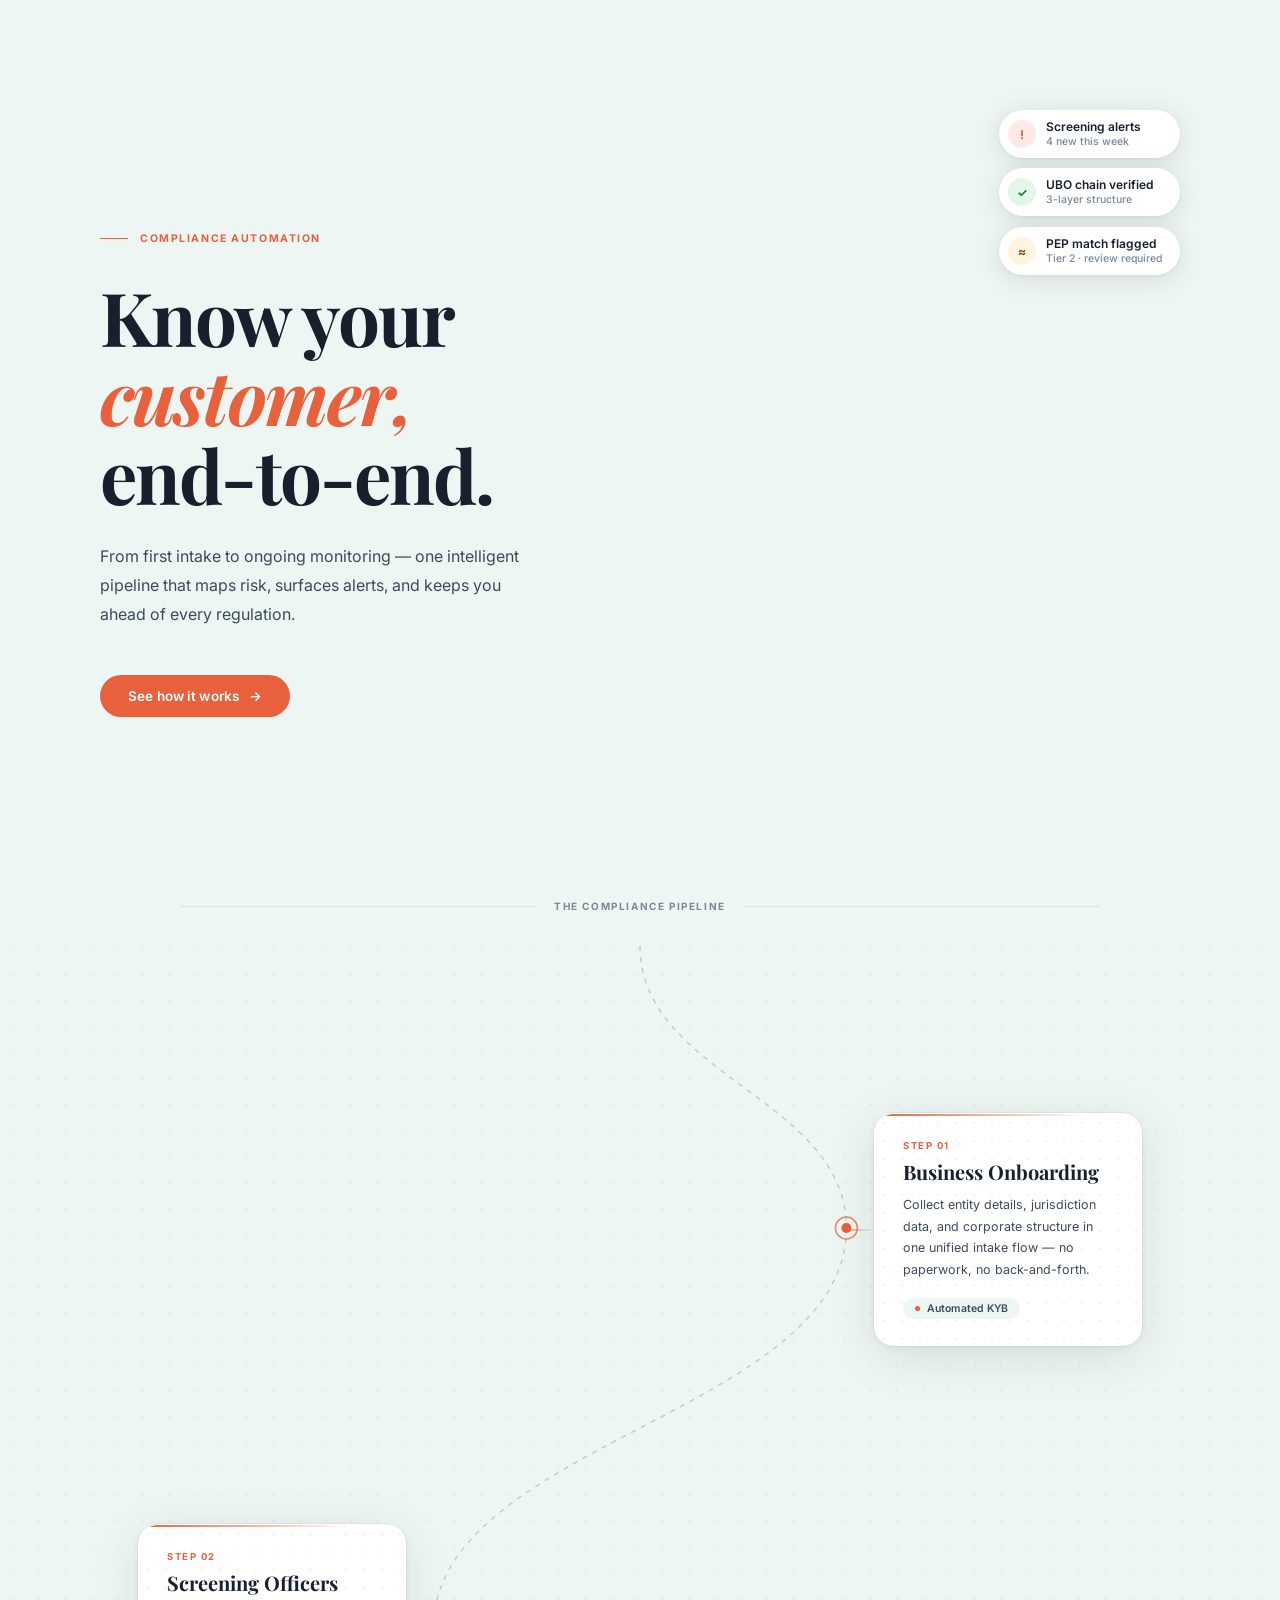
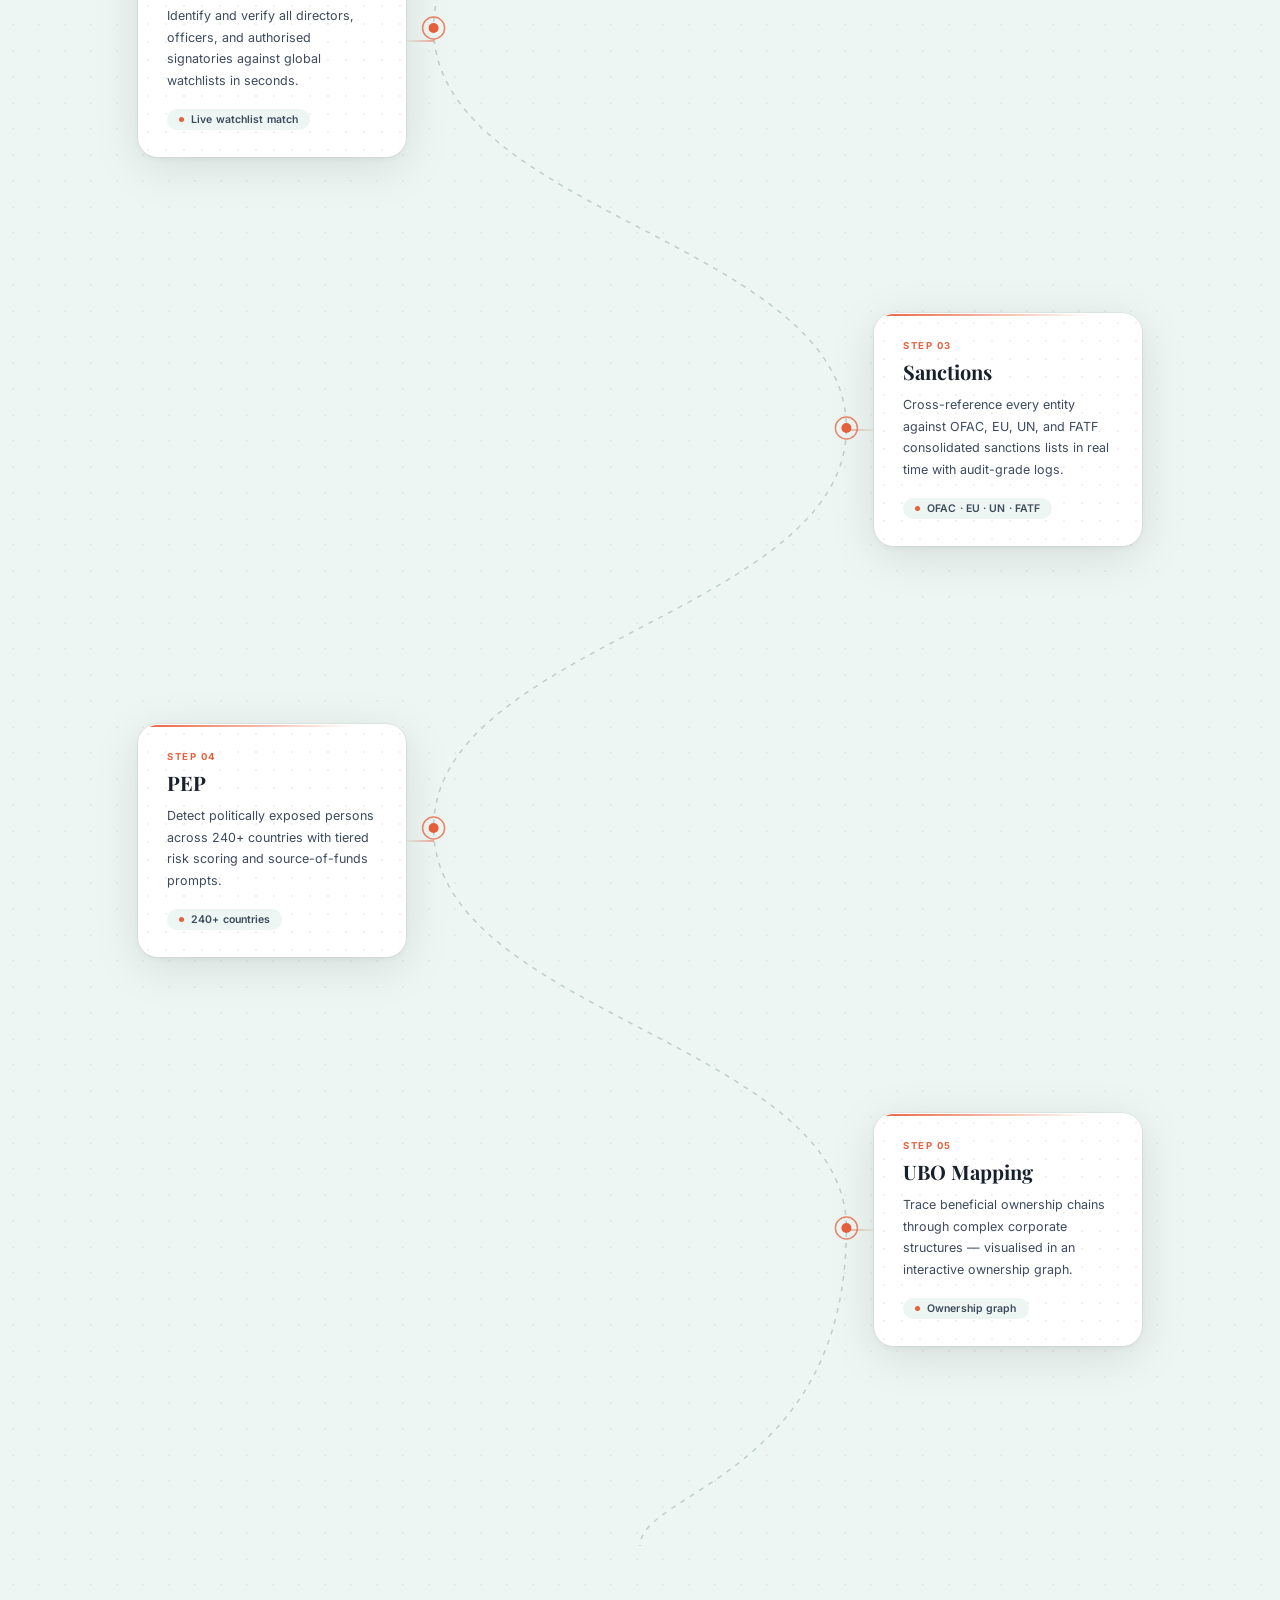
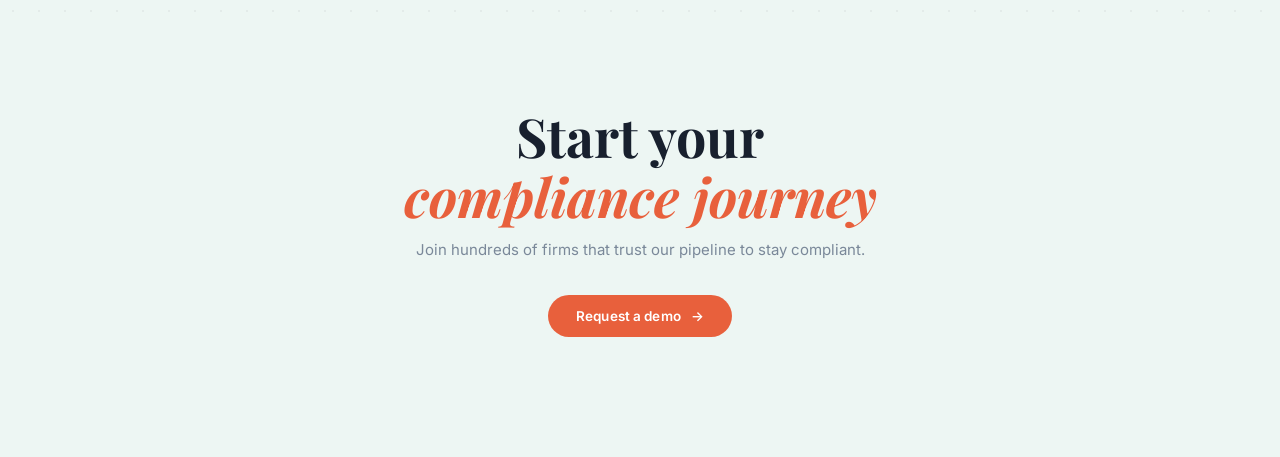
<file: scroll-path.html>
<!DOCTYPE html>
<html lang="en">
<head>
<meta charset="UTF-8">
<meta name="viewport" content="width=device-width, initial-scale=1.0">
<title>Compliance Pipeline — Scroll Path Demo</title>
<link rel="preconnect" href="https://fonts.googleapis.com">
<link rel="preconnect" href="https://fonts.gstatic.com" crossorigin>
<link href="https://fonts.googleapis.com/css2?family=Playfair+Display:ital,wght@0,500;0,700;1,500&family=Inter:wght@300;400;500;600;700&display=swap" rel="stylesheet">

<style>
/* ─── Reset ─────────────────────────────────────────────── */
*, *::before, *::after { box-sizing: border-box; margin: 0; padding: 0; }

/* ─── Variables ──────────────────────────────────────────── */
:root {
  --coral:      #E8603C;
  --coral-glow: rgba(232, 96, 60, 0.18);
  --mint:       #EDF6F3;
  --mint-dim:   #D4E9E3;
  --ink:        #18202E;
  --ink-2:      #3D4A5C;
  --ink-3:      #7A8899;
  --line-bg:    #BDD0CA;
  --white:      #FFFFFF;
  --card-s:     0 2px 20px rgba(0,0,0,0.07), 0 0 0 1px rgba(0,0,0,0.035);
  --card-sl:    0 10px 48px rgba(0,0,0,0.10), 0 2px 8px rgba(0,0,0,0.05), 0 0 0 1px rgba(0,0,0,0.04);
}

/* ─── Base ───────────────────────────────────────────────── */
html { scroll-behavior: smooth; }
body {
  font-family: 'Inter', -apple-system, BlinkMacSystemFont, sans-serif;
  background: #EDF6F3;
  color: var(--ink);
  -webkit-font-smoothing: antialiased;
  overflow-x: hidden;
}

/* ═══════════════════════════════════════════════════════════
   HERO
═══════════════════════════════════════════════════════════ */
.hero {
  position: relative;
  min-height: 100vh;
  display: flex;
  align-items: center;
  max-width: 1200px;
  margin: 0 auto;
  padding: 140px 60px 100px;
  gap: 60px;
}

.hero-text { flex: 1; max-width: 560px; }

.hero-kicker {
  display: inline-flex;
  align-items: center;
  gap: 12px;
  font-size: 10.5px;
  font-weight: 700;
  letter-spacing: 0.15em;
  text-transform: uppercase;
  color: var(--coral);
  margin-bottom: 32px;
}
.hero-kicker-rule {
  display: block;
  width: 28px;
  height: 1.5px;
  background: currentColor;
  border-radius: 1px;
}

.hero h1 {
  font-family: 'Playfair Display', Georgia, 'Times New Roman', serif;
  font-size: clamp(46px, 5.8vw, 76px);
  font-weight: 700;
  line-height: 1.065;
  letter-spacing: -0.025em;
  color: var(--ink);
  margin-bottom: 28px;
}
.hero h1 em {
  font-style: italic;
  color: var(--coral);
}

.hero-sub {
  font-size: 16px;
  font-weight: 400;
  line-height: 1.8;
  color: var(--ink-2);
  max-width: 440px;
  margin-bottom: 46px;
}

/* ─── Button ─────────────────────────────────────────────── */
.btn {
  display: inline-flex;
  align-items: center;
  gap: 10px;
  background: var(--coral);
  color: #fff;
  font-family: 'Inter', sans-serif;
  font-size: 13.5px;
  font-weight: 600;
  letter-spacing: 0.01em;
  padding: 13px 28px;
  border-radius: 100px;
  text-decoration: none;
  border: none;
  cursor: pointer;
  transition: transform 0.22s ease, box-shadow 0.22s ease;
}
.btn:hover {
  transform: translateY(-2px);
  box-shadow: 0 8px 30px rgba(232,96,60,.42);
}
.btn .arr { transition: transform 0.22s ease; display: inline-block; }
.btn:hover .arr { transform: translateX(4px); }

/* ═══════════════════════════════════════════════════════════
   FLOATING CHIPS
═══════════════════════════════════════════════════════════ */
.chips-wrap {
  position: absolute;
  top: 110px;
  right: 60px;
  display: flex;
  flex-direction: column;
  gap: 10px;
  z-index: 10;
}

.f-chip {
  background: var(--white);
  border-radius: 100px;
  padding: 9px 18px 9px 9px;
  display: inline-flex;
  align-items: center;
  gap: 10px;
  font-size: 12.5px;
  font-weight: 500;
  color: var(--ink);
  box-shadow: 0 4px 28px rgba(0,0,0,0.11), 0 1px 4px rgba(0,0,0,0.06);
  white-space: nowrap;
  cursor: default;
  user-select: none;
  /* entrance */
  opacity: 0;
  transform: translateY(-18px);
  transition: opacity 0.55s ease, transform 0.55s cubic-bezier(0.34, 1.5, 0.64, 1),
              box-shadow 0.2s ease;
  will-change: transform, opacity;
}
.f-chip:hover {
  box-shadow: 0 8px 40px rgba(0,0,0,0.14), 0 2px 8px rgba(0,0,0,0.07);
}
.f-chip.in {
  opacity: 1;
  transform: none;
}

.f-chip-badge {
  width: 28px;
  height: 28px;
  border-radius: 50%;
  display: flex;
  align-items: center;
  justify-content: center;
  font-size: 12px;
  font-weight: 700;
  flex-shrink: 0;
}
.f-chip-badge.coral { background: rgba(232,96,60,0.13); color: var(--coral); }
.f-chip-badge.green { background: rgba(34,197,94,0.13); color: #15803d; }
.f-chip-badge.amber { background: rgba(234,179,8,0.13); color: #92400e; }

.f-chip-body { display: flex; flex-direction: column; line-height: 1.35; }
.f-chip-title { font-size: 12px; font-weight: 600; color: var(--ink); }
.f-chip-sub   { font-size: 10.5px; color: var(--ink-3); }

/* ═══════════════════════════════════════════════════════════
   SECTION DIVIDER
═══════════════════════════════════════════════════════════ */
.divider {
  display: flex;
  align-items: center;
  gap: 18px;
  max-width: 960px;
  margin: 0 auto 24px;
  padding: 0 20px;
}
.divider-rule { flex: 1; height: 1px; background: var(--mint-dim); }
.divider-tag {
  font-size: 10px;
  font-weight: 700;
  letter-spacing: 0.16em;
  text-transform: uppercase;
  color: var(--ink-3);
}

/* ═══════════════════════════════════════════════════════════
   PATH OUTER
═══════════════════════════════════════════════════════════ */
.path-outer {
  padding: 10px 20px 80px;
  position: relative;
}
/* Subtle page-level dot grid */
.path-outer::before {
  content: '';
  position: absolute;
  inset: 0;
  background-image: radial-gradient(circle, rgba(0,0,0,0.045) 1px, transparent 1px);
  background-size: 26px 26px;
  pointer-events: none;
  z-index: 0;
}

/* ─── Path section (dimensions set by JS) ─────────────────── */
.path-section {
  position: relative;
  margin: 0 auto;
  z-index: 1;
}

/* ─── SVG ─────────────────────────────────────────────────── */
.path-svg {
  position: absolute;
  top: 0; left: 0;
  pointer-events: none;
  overflow: visible;
}

/* ═══════════════════════════════════════════════════════════
   NODE CARDS
═══════════════════════════════════════════════════════════ */
.path-node {
  position: absolute;
  will-change: transform, opacity;
  /* side-specific initial states set below */
}
.path-node.right {
  opacity: 0;
  transform: translateX(22px);
  transition: opacity 0.52s ease, transform 0.6s cubic-bezier(0.34, 1.18, 0.64, 1);
}
.path-node.left {
  opacity: 0;
  transform: translateX(-22px);
  transition: opacity 0.52s ease, transform 0.6s cubic-bezier(0.34, 1.18, 0.64, 1);
}
.path-node.in {
  opacity: 1 !important;
  transform: none !important;
}

/* Stem line between SVG dot and card */
.node-stem {
  position: absolute;
  top: 50%;
  transform: translateY(-50%);
  height: 1px;
  pointer-events: none;
  /* width, left/right, background set by JS */
}

/* Card shell */
.node-card {
  background: var(--white);
  border-radius: 20px;
  padding: 26px 28px;
  box-shadow: var(--card-sl);
  position: relative;
  overflow: hidden;
  transition: transform 0.25s ease, box-shadow 0.25s ease;
  border: 1px solid rgba(255,255,255,0.9);
}
.path-node.in .node-card:hover {
  transform: translateY(-5px);
  box-shadow: 0 20px 60px rgba(0,0,0,0.13), 0 4px 12px rgba(0,0,0,0.06);
}

/* Coral top accent bar */
.node-card::after {
  content: '';
  position: absolute;
  top: 0; left: 0; right: 0;
  height: 2px;
  background: linear-gradient(90deg, var(--coral) 0%, transparent 80%);
  border-radius: 20px 20px 0 0;
}

/* Dot grid inside card */
.node-card::before {
  content: '';
  position: absolute;
  inset: 0;
  background-image: radial-gradient(circle, rgba(0,0,0,0.06) 1.5px, transparent 1.5px);
  background-size: 18px 18px;
  pointer-events: none;
  border-radius: inherit;
}

.node-card-inner {
  position: relative;
  z-index: 1;
}

.node-step {
  font-size: 9.5px;
  font-weight: 700;
  letter-spacing: 0.16em;
  text-transform: uppercase;
  color: var(--coral);
  margin-bottom: 9px;
}

.node-title {
  font-family: 'Playfair Display', Georgia, 'Times New Roman', serif;
  font-size: 20px;
  font-weight: 700;
  line-height: 1.2;
  color: var(--ink);
  margin-bottom: 10px;
}

.node-desc {
  font-size: 12.5px;
  font-weight: 400;
  line-height: 1.72;
  color: var(--ink-2);
  margin-bottom: 15px;
}

.node-tag {
  display: inline-flex;
  align-items: center;
  gap: 7px;
  background: var(--mint);
  border-radius: 100px;
  padding: 4px 12px;
  font-size: 10.5px;
  font-weight: 600;
  color: var(--ink-2);
  letter-spacing: 0.01em;
}
.node-tag-dot {
  width: 5px;
  height: 5px;
  border-radius: 50%;
  background: var(--coral);
  flex-shrink: 0;
}

/* ═══════════════════════════════════════════════════════════
   FOOTER
═══════════════════════════════════════════════════════════ */
.footer {
  text-align: center;
  padding: 80px 40px 120px;
  position: relative;
  z-index: 1;
}
.footer h2 {
  font-family: 'Playfair Display', Georgia, 'Times New Roman', serif;
  font-size: clamp(32px, 4.2vw, 54px);
  font-weight: 700;
  line-height: 1.12;
  color: var(--ink);
  margin-bottom: 14px;
}
.footer h2 em { font-style: italic; color: var(--coral); }
.footer p {
  font-size: 15px;
  font-weight: 400;
  color: var(--ink-3);
  margin-bottom: 36px;
}

/* ═══════════════════════════════════════════════════════════
   RESPONSIVE
═══════════════════════════════════════════════════════════ */
@media (max-width: 800px) {
  .hero {
    flex-direction: column;
    align-items: flex-start;
    padding: 100px 28px 60px;
    gap: 0;
  }
  .chips-wrap {
    position: static;
    flex-direction: row;
    flex-wrap: wrap;
    gap: 8px;
    margin-top: 44px;
  }
  .f-chip { padding: 7px 14px 7px 7px; gap: 8px; }
  .f-chip-badge { width: 24px; height: 24px; font-size: 10px; }
}
@media (max-width: 480px) {
  .hero h1 { font-size: 38px; }
  .hero-sub { font-size: 14px; }
}
</style>
</head>
<body>

<!-- ════════════════════ HERO ════════════════════ -->
<section class="hero">
  <div class="hero-text">
    <div class="hero-kicker">
      <span class="hero-kicker-rule"></span>
      Compliance Automation
    </div>
    <h1>Know your<br><em>customer,</em><br>end&#8209;to&#8209;end.</h1>
    <p class="hero-sub">
      From first intake to ongoing monitoring — one intelligent pipeline that maps
      risk, surfaces alerts, and keeps you ahead of every regulation.
    </p>
    <a href="#" class="btn">
      See how it works <span class="arr">→</span>
    </a>
  </div>

  <!-- Floating notification chips -->
  <div class="chips-wrap">
    <div class="f-chip" id="fc0">
      <div class="f-chip-badge coral">!</div>
      <div class="f-chip-body">
        <span class="f-chip-title">Screening alerts</span>
        <span class="f-chip-sub">4 new this week</span>
      </div>
    </div>
    <div class="f-chip" id="fc1">
      <div class="f-chip-badge green">✓</div>
      <div class="f-chip-body">
        <span class="f-chip-title">UBO chain verified</span>
        <span class="f-chip-sub">3-layer structure</span>
      </div>
    </div>
    <div class="f-chip" id="fc2">
      <div class="f-chip-badge amber">≈</div>
      <div class="f-chip-body">
        <span class="f-chip-title">PEP match flagged</span>
        <span class="f-chip-sub">Tier 2 · review required</span>
      </div>
    </div>
  </div>
</section>

<!-- ════════════════════ DIVIDER ════════════════════ -->
<div class="divider">
  <div class="divider-rule"></div>
  <span class="divider-tag">The compliance pipeline</span>
  <div class="divider-rule"></div>
</div>

<!-- ════════════════════ PATH ════════════════════ -->
<div class="path-outer">
  <div class="path-section" id="pathSection">

    <svg class="path-svg" id="pathSvg" xmlns="http://www.w3.org/2000/svg">
      <!-- Background gray dashed path -->
      <path id="pathBg"
            fill="none"
            stroke="var(--line-bg)"
            stroke-width="1.5"
            stroke-dasharray="5 6"/>
      <!-- Active coral animated path -->
      <path id="pathActive"
            fill="none"
            stroke="var(--coral)"
            stroke-width="2.5"
            stroke-linecap="round"/>
      <!-- Node dots -->
      <g id="gDots"></g>
      <!-- Travel dot at the tracing tip -->
      <g id="gTravel" style="opacity:0;transition:opacity 0.3s ease">
        <circle id="travelPulse" r="14" fill="var(--coral)" fill-opacity="0.1"/>
        <circle id="travelRing"  r="8"  fill="none" stroke="var(--coral)" stroke-width="1.5" stroke-opacity="0.4"/>
        <circle id="travelCore" r="4.5" fill="var(--coral)"/>
      </g>
    </svg>

    <!-- Node cards injected by JS -->
    <div id="nodesWrap"></div>

  </div>
</div>

<!-- ════════════════════ FOOTER ════════════════════ -->
<div class="footer">
  <h2>Start your<br><em>compliance journey</em></h2>
  <p>Join hundreds of firms that trust our pipeline to stay compliant.</p>
  <a href="#" class="btn">
    Request a demo <span class="arr">→</span>
  </a>
</div>

<script>
(function () {
  'use strict';

  /* ─── Node data ──────────────────────────────────────────── */
  var DATA = [
    {
      side:  'right',
      step:  '01',
      title: 'Business Onboarding',
      desc:  'Collect entity details, jurisdiction data, and corporate structure in one unified intake flow — no paperwork, no back-and-forth.',
      tag:   'Automated KYB'
    },
    {
      side:  'left',
      step:  '02',
      title: 'Screening Officers',
      desc:  'Identify and verify all directors, officers, and authorised signatories against global watchlists in seconds.',
      tag:   'Live watchlist match'
    },
    {
      side:  'right',
      step:  '03',
      title: 'Sanctions',
      desc:  'Cross-reference every entity against OFAC, EU, UN, and FATF consolidated sanctions lists in real time with audit-grade logs.',
      tag:   'OFAC · EU · UN · FATF'
    },
    {
      side:  'left',
      step:  '04',
      title: 'PEP',
      desc:  'Detect politically exposed persons across 240+ countries with tiered risk scoring and source-of-funds prompts.',
      tag:   '240+ countries'
    },
    {
      side:  'right',
      step:  '05',
      title: 'UBO Mapping',
      desc:  'Trace beneficial ownership chains through complex corporate structures — visualised in an interactive ownership graph.',
      tag:   'Ownership graph'
    }
  ];

  /* ─── DOM refs ───────────────────────────────────────────── */
  var section    = document.getElementById('pathSection');
  var svgEl      = document.getElementById('pathSvg');
  var bgPath     = document.getElementById('pathBg');
  var activePath = document.getElementById('pathActive');
  var gDots      = document.getElementById('gDots');
  var gTravel    = document.getElementById('gTravel');
  var travelPulse = document.getElementById('travelPulse');
  var travelRing  = document.getElementById('travelRing');
  var travelCore  = document.getElementById('travelCore');
  var nodesWrap  = document.getElementById('nodesWrap');

  /* ─── State ──────────────────────────────────────────────── */
  var pLen       = 0;
  var nodeEls    = [];
  var nodePos    = [];   /* [{x, y}] */
  var triggered  = [];
  var rafPending = false;
  var resizeTmr;

  /* ─── Layout config (responsive) ────────────────────────── */
  function cfg() {
    var vw     = window.innerWidth;
    var narrow = vw < 520;
    return {
      maxW:    Math.min(960, vw - 28),
      spacing: narrow ? 310 : 400,
      swing:   narrow ? 0.14 : 0.215,
      cardW:   narrow ? Math.min(vw - 56, 215) : 268,
      stem:    narrow ? 14 : 28,
      topPad:  90,
      botPad:  110
    };
  }

  /* ─── Build node card elements (run once) ────────────────── */
  function buildCards() {
    DATA.forEach(function (d, i) {
      var el = document.createElement('div');
      el.className = 'path-node ' + d.side;
      el.id = 'pn' + i;
      el.innerHTML =
        '<div class="node-stem" id="st' + i + '"></div>' +
        '<div class="node-card">' +
          '<div class="node-card-inner">' +
            '<div class="node-step">Step ' + d.step + '</div>' +
            '<div class="node-title">' + d.title + '</div>' +
            '<div class="node-desc">' + d.desc + '</div>' +
            '<div class="node-tag">' +
              '<span class="node-tag-dot"></span>' + d.tag +
            '</div>' +
          '</div>' +
        '</div>';
      nodesWrap.appendChild(el);
      nodeEls.push(el);
      triggered.push(false);
    });
  }

  /* ─── Build / rebuild layout ─────────────────────────────── */
  function buildLayout() {
    var c  = cfg();
    var cx = c.maxW / 2;
    var sw = c.maxW * c.swing;
    var H  = c.topPad + DATA.length * c.spacing + c.botPad;

    /* Container sizing */
    section.style.width  = c.maxW + 'px';
    section.style.height = H + 'px';
    svgEl.setAttribute('width',   c.maxW);
    svgEl.setAttribute('height',  H);
    svgEl.setAttribute('viewBox', '0 0 ' + c.maxW + ' ' + H);

    /* Compute node anchor positions */
    nodePos = DATA.map(function (d, i) {
      var nx = d.side === 'right' ? cx + sw : cx - sw;
      /* Vertically centred between spacing bands, slightly higher */
      var ny = c.topPad + i * c.spacing + c.spacing * 0.48;
      return { x: nx, y: ny };
    });

    /* SVG cubic-bezier path */
    var d  = 'M ' + cx + ' 0';
    var px = cx, py = 0;
    nodePos.forEach(function (pt) {
      var dy  = pt.y - py;
      /* S-curve: control points pulled tightly toward current x then released */
      var c1x = px,    c1y = py + dy * 0.46;
      var c2x = pt.x,  c2y = py + dy * 0.54;
      d += ' C ' + c1x + ',' + c1y + ' ' + c2x + ',' + c2y + ' ' + pt.x + ',' + pt.y;
      px = pt.x;  py = pt.y;
    });
    /* Tail — sweep back to centre */
    d += ' C ' + px  + ',' + (H - 70)
       + ' '   + cx  + ',' + (H - 55)
       + ' '   + cx  + ',' + H;

    bgPath.setAttribute('d', d);
    activePath.setAttribute('d', d);

    /* ── SVG node circles ── */
    gDots.innerHTML = '';
    nodePos.forEach(function (pt, i) {
      var ns = 'http://www.w3.org/2000/svg';

      /* Outer halo */
      var halo = document.createElementNS(ns, 'circle');
      halo.setAttribute('cx', pt.x);
      halo.setAttribute('cy', pt.y);
      halo.setAttribute('r', '11');
      halo.setAttribute('fill', 'none');
      halo.setAttribute('stroke', '#E8603C');
      halo.setAttribute('stroke-width', '1.5');
      halo.style.opacity = '0';
      halo.style.transition = 'opacity 0.45s ease';
      halo.id = 'dh' + i;
      gDots.appendChild(halo);

      /* Inner dot */
      var dot = document.createElementNS(ns, 'circle');
      dot.setAttribute('cx', pt.x);
      dot.setAttribute('cy', pt.y);
      dot.setAttribute('r', '5');
      dot.setAttribute('fill', '#BDD0CA');
      dot.style.transition = 'fill 0.4s ease';
      dot.id = 'dd' + i;
      gDots.appendChild(dot);
    });

    /* ── Position card elements ── */
    nodeEls.forEach(function (el, i) {
      var nd    = DATA[i];
      var pt    = nodePos[i];
      var stem  = document.getElementById('st' + i);
      var cardEl = el.querySelector('.node-card');
      var cardH  = (cardEl && cardEl.offsetHeight > 0) ? cardEl.offsetHeight : 190;

      el.style.width = c.cardW + 'px';
      el.style.top   = (pt.y - cardH / 2) + 'px';

      if (nd.side === 'right') {
        el.style.left  = (pt.x + c.stem) + 'px';
        el.style.right = 'auto';
        if (stem) {
          stem.style.left       = (-c.stem) + 'px';
          stem.style.right      = 'auto';
          stem.style.width      = c.stem + 'px';
          stem.style.background = 'linear-gradient(to right, #E8603C 0%, rgba(189,208,202,0.2) 100%)';
        }
      } else {
        el.style.right = (c.maxW - pt.x + c.stem) + 'px';
        el.style.left  = 'auto';
        if (stem) {
          stem.style.right      = (-c.stem) + 'px';
          stem.style.left       = 'auto';
          stem.style.width      = c.stem + 'px';
          stem.style.background = 'linear-gradient(to left, #E8603C 0%, rgba(189,208,202,0.2) 100%)';
        }
      }
    });

    /* ── Path animation init ── */
    pLen = activePath.getTotalLength();
    activePath.style.strokeDasharray  = pLen;
    activePath.style.strokeDashoffset = pLen;

    /* ── Reset trigger state ── */
    for (var i = 0; i < triggered.length; i++) triggered[i] = false;
    nodeEls.forEach(function (el) { el.classList.remove('in'); });
    nodePos.forEach(function (_, i) {
      var h = document.getElementById('dh' + i);
      var d = document.getElementById('dd' + i);
      if (h) h.style.opacity = '0';
      if (d) d.setAttribute('fill', '#BDD0CA');
    });

    updateScroll();
  }

  /* ─── Scroll update (called every rAF during scroll) ────── */
  function updateScroll() {
    var rect     = section.getBoundingClientRect();
    var secH     = section.offsetHeight;
    var vh       = window.innerHeight;

    /*
      progress 0 → section top at 55% of viewport
      progress 1 → section bottom at 55% of viewport
    */
    var scrolled = vh * 0.55 - rect.top;
    var progress = Math.max(0, Math.min(1, scrolled / secH));

    /* Stroke-dashoffset */
    activePath.style.strokeDashoffset = pLen * (1 - progress);

    /* Travel dot — moves with the tip of the drawn line */
    if (pLen > 0 && progress > 0.004 && progress < 0.996) {
      var tp = activePath.getPointAtLength(progress * pLen);
      travelCore.setAttribute('cx',  tp.x);
      travelCore.setAttribute('cy',  tp.y);
      travelRing.setAttribute('cx',  tp.x);
      travelRing.setAttribute('cy',  tp.y);
      travelPulse.setAttribute('cx', tp.x);
      travelPulse.setAttribute('cy', tp.y);
      gTravel.style.opacity = '1';
    } else {
      gTravel.style.opacity = '0';
    }

    /* Node card triggers */
    nodePos.forEach(function (pt, i) {
      /* fire when the line's progress Y reaches ~92% of the node's Y fraction */
      var thr = (pt.y / secH) * 0.92;
      if (!triggered[i] && progress >= thr) {
        triggered[i] = true;

        /* Activate SVG dot */
        var halo = document.getElementById('dh' + i);
        var dot  = document.getElementById('dd' + i);
        if (halo) halo.style.opacity = '0.75';
        if (dot)  dot.setAttribute('fill', '#E8603C');

        /* Card slide-in (small delay for the "drawn to it" feel) */
        ;(function (idx) {
          setTimeout(function () {
            nodeEls[idx].classList.add('in');
          }, 80);
        }(i));
      }
    });
  }

  /* ─── rAF-throttled scroll listener ─────────────────────── */
  window.addEventListener('scroll', function () {
    if (!rafPending) {
      rafPending = true;
      requestAnimationFrame(function () {
        rafPending = false;
        updateScroll();
      });
    }
  }, { passive: true });

  /* ─── Debounced resize listener ──────────────────────────── */
  window.addEventListener('resize', function () {
    clearTimeout(resizeTmr);
    resizeTmr = setTimeout(buildLayout, 160);
  });

  /* ─── Floating chips staggered entrance ──────────────────── */
  ['fc0', 'fc1', 'fc2'].forEach(function (id, i) {
    setTimeout(function () {
      var el = document.getElementById(id);
      if (el) el.classList.add('in');
    }, 800 + i * 220);
  });

  /* ─── Init ───────────────────────────────────────────────── */
  buildCards();
  buildLayout();

  /* Second pass after browser paint for accurate card heights */
  requestAnimationFrame(function () {
    requestAnimationFrame(buildLayout);
  });

}());
</script>
</body>
</html>
</file>
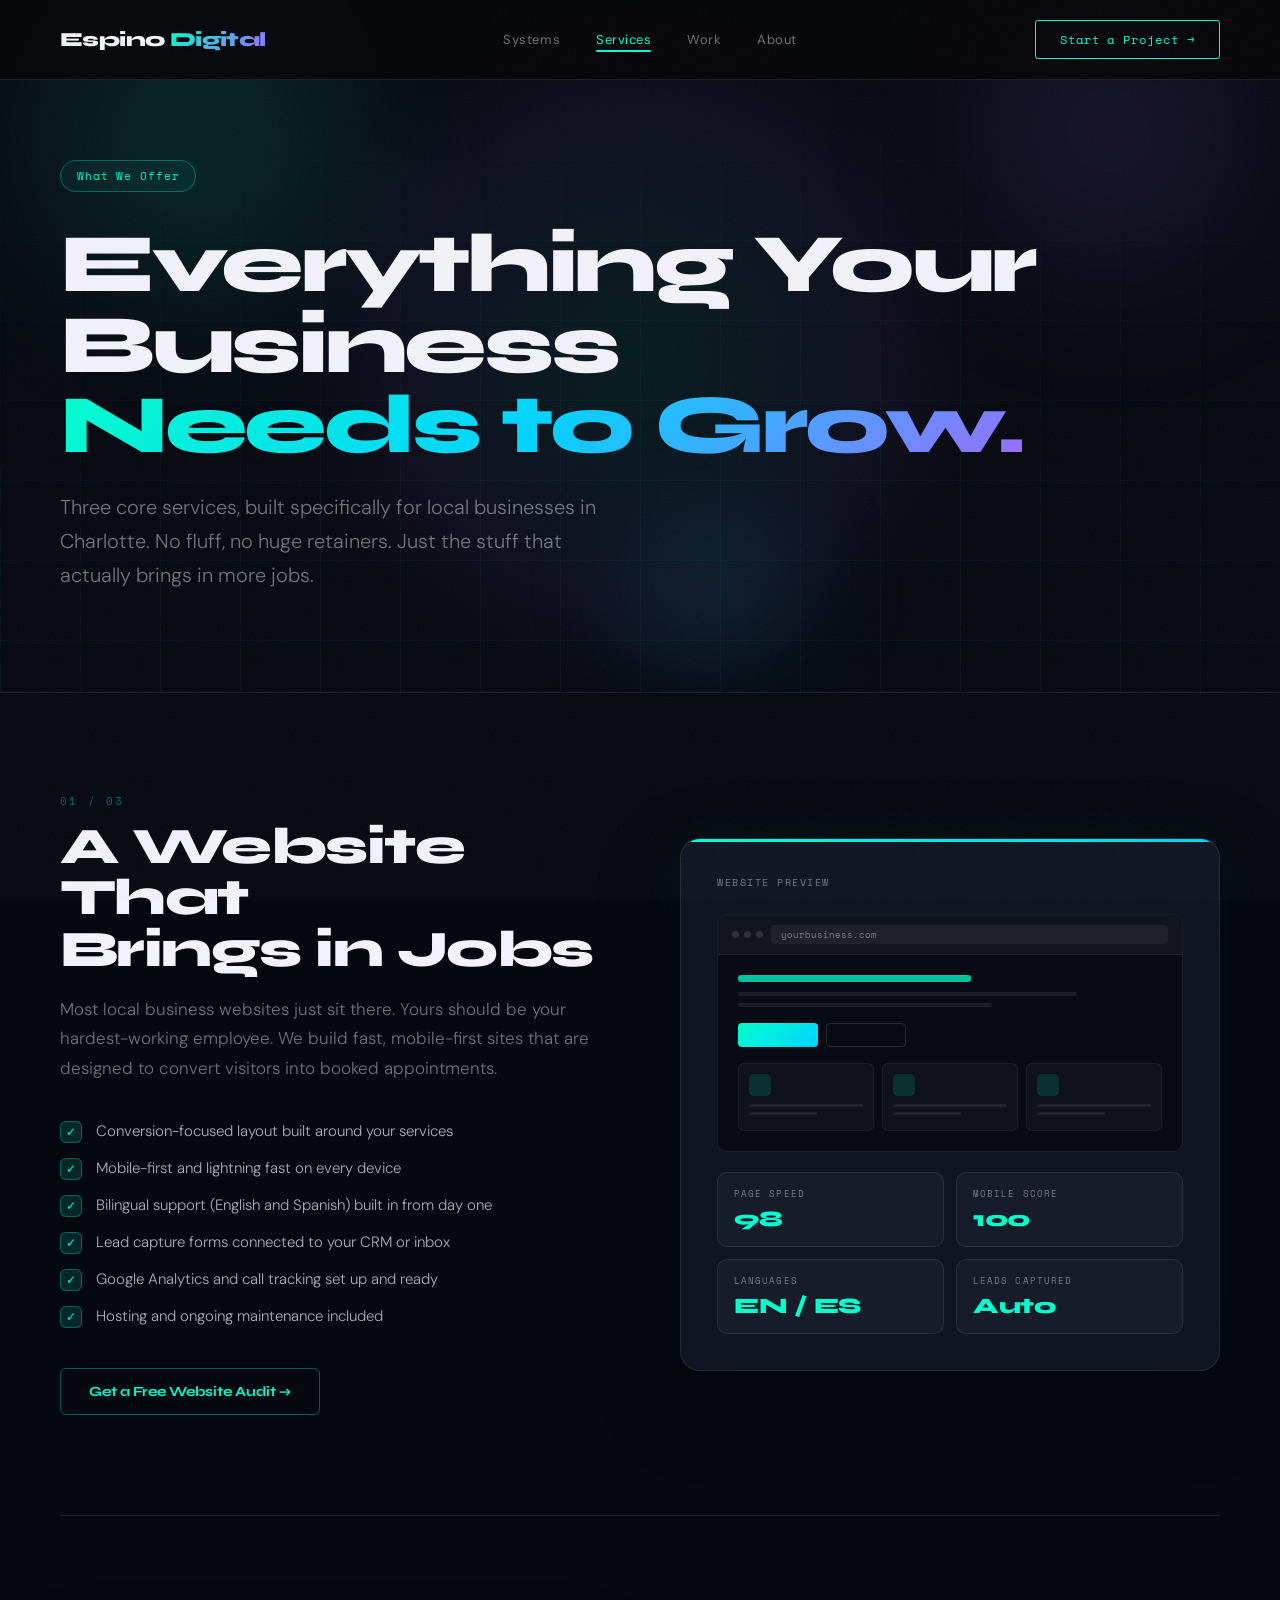
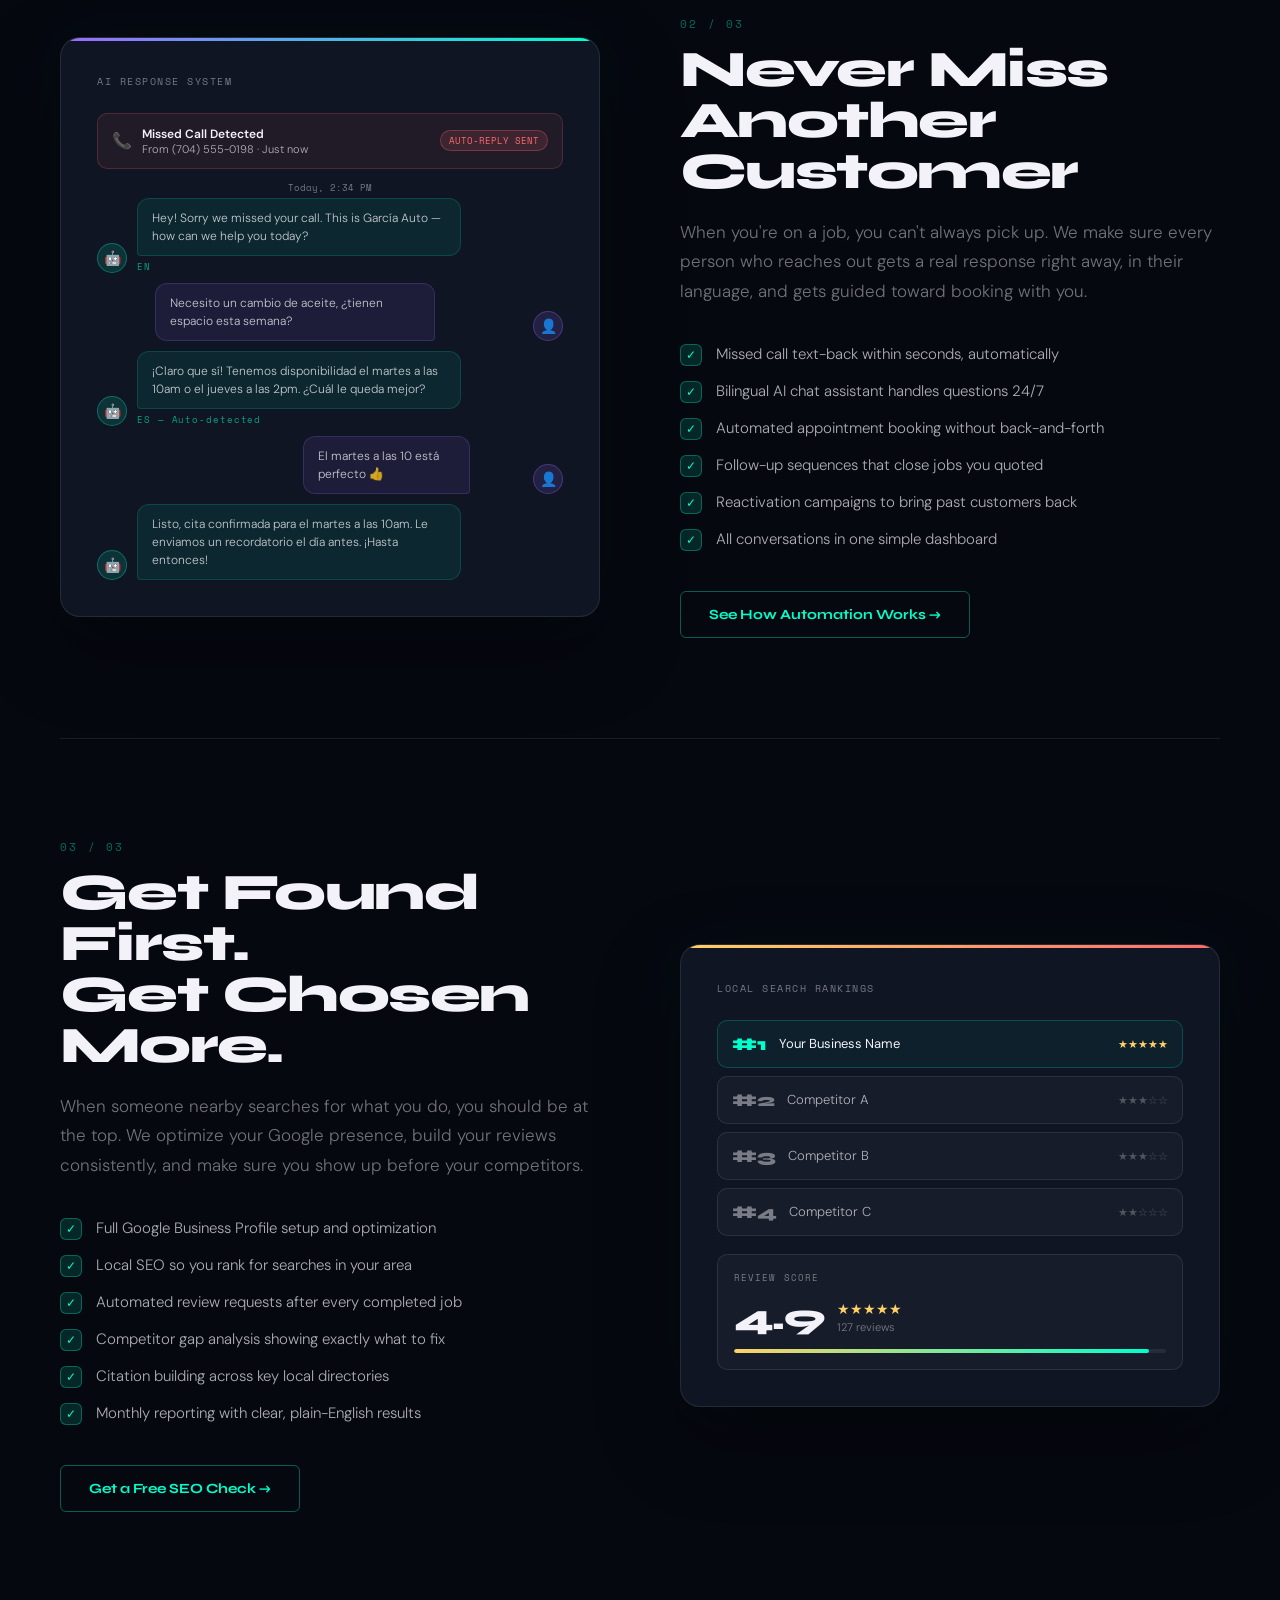
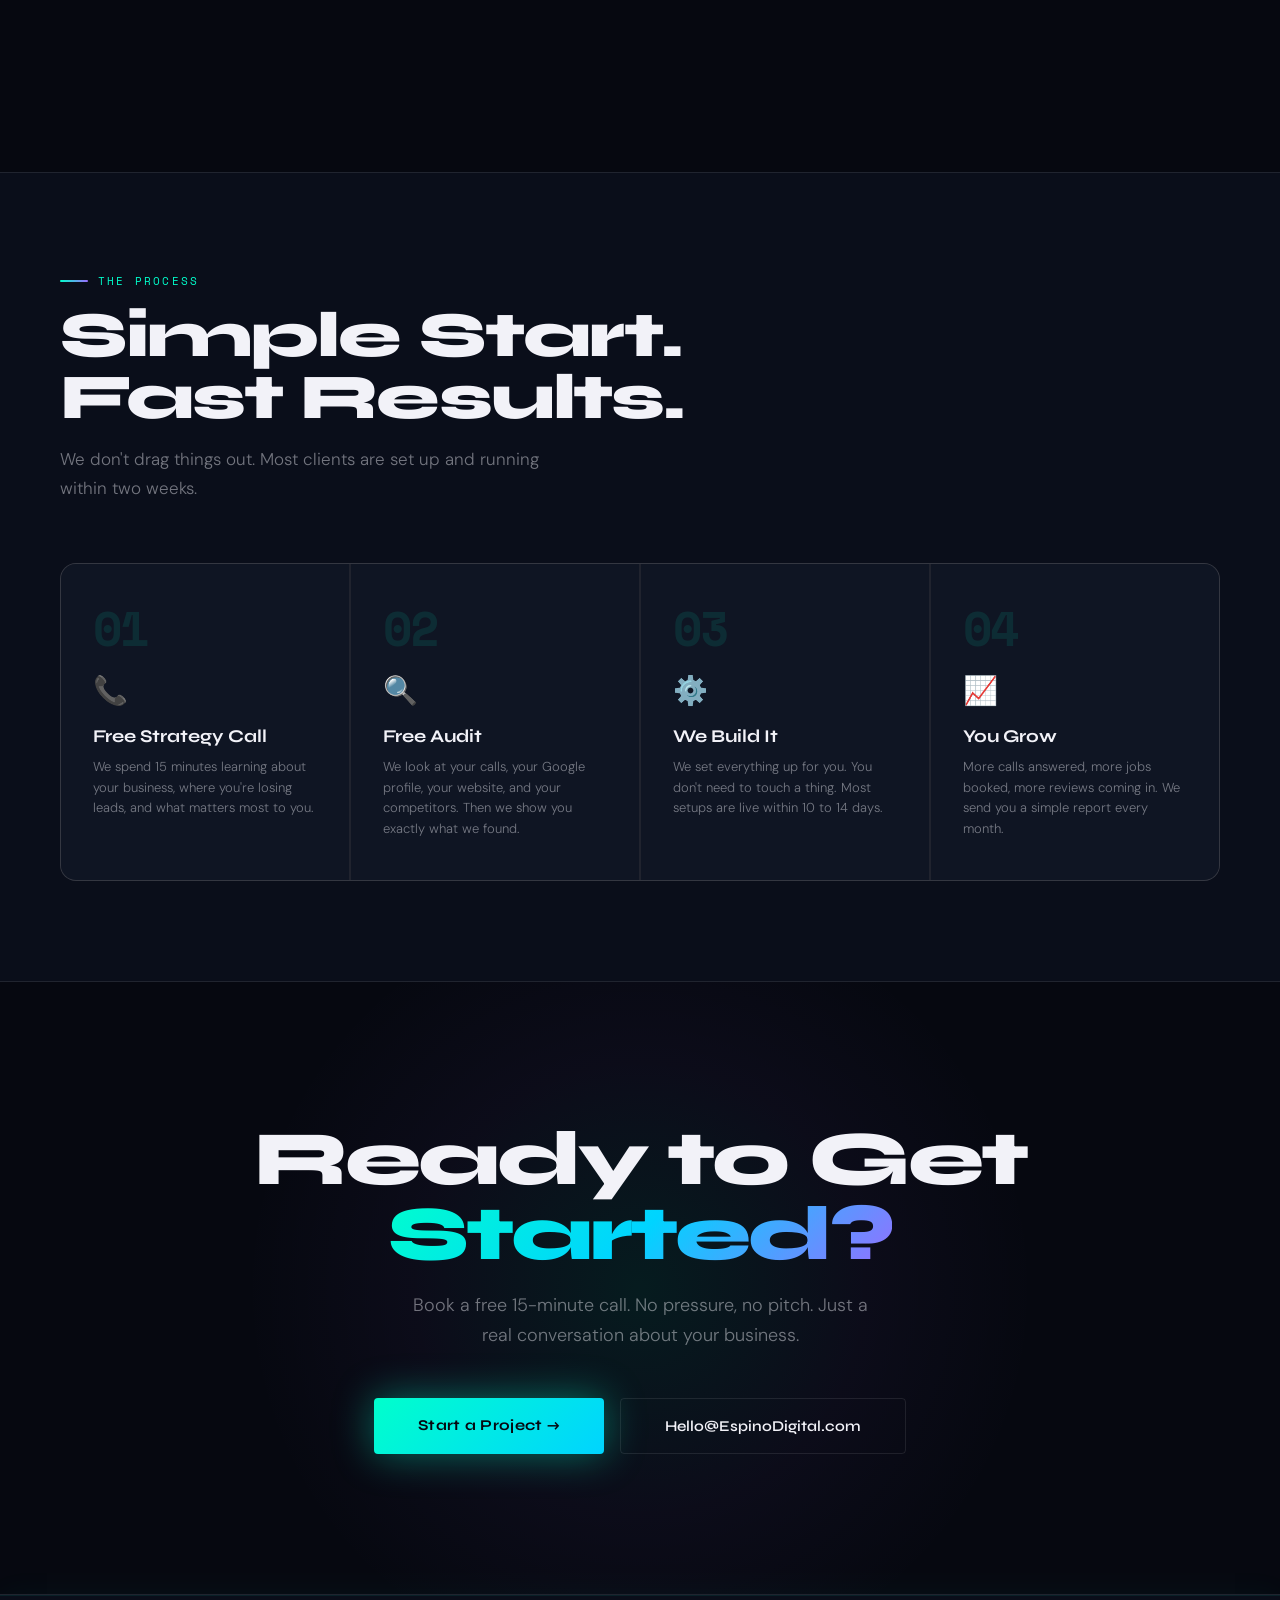
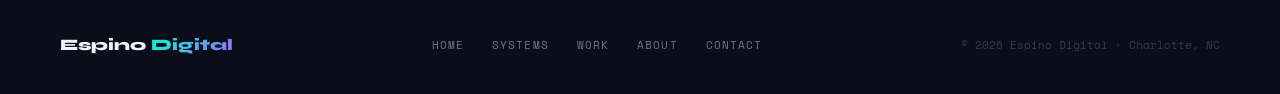
<file: services.html>
<!DOCTYPE html>
<html lang="en">
<head>
<meta charset="UTF-8">
<meta name="viewport" content="width=device-width, initial-scale=1.0">
<title>Services — Espino Digital</title>
<link href="https://fonts.googleapis.com/css2?family=Space+Mono:ital,wght@0,400;0,700;1,400&family=Syne:wght@400;600;700;800&family=DM+Sans:ital,opsz,wght@0,9..40,300;0,9..40,400;1,9..40,300&display=swap" rel="stylesheet">
<style>
  :root {
    --black: #060810;
    --dark: #0a0e1a;
    --card: #0f1523;
    --border: rgba(255,255,255,0.09);
    --cyan: #00ffcc;
    --cyan-dim: rgba(0,255,204,0.13);
    --cyan-glow: rgba(0,255,204,0.3);
    --white: #f2f2f8;
    --muted: rgba(242,242,248,0.45);
    --accent2: #9b6bff;
    --accent3: #ff6b6b;
    --gold: #ffd166;
  }

  *, *::before, *::after { box-sizing: border-box; margin: 0; padding: 0; }
  html { scroll-behavior: smooth; }

  body {
    background: var(--black);
    color: var(--white);
    font-family: 'DM Sans', sans-serif;
    font-weight: 300;
    overflow-x: hidden;
  }

  body::before {
    content: '';
    position: fixed;
    inset: 0;
    opacity: 0.045;
    background-image: url("data:image/svg+xml,%3Csvg viewBox='0 0 200 200' xmlns='http://www.w3.org/2000/svg'%3E%3Cfilter id='n'%3E%3CfeTurbulence type='fractalNoise' baseFrequency='0.85' numOctaves='4' stitchTiles='stitch'/%3E%3C/filter%3E%3Crect width='100%25' height='100%25' filter='url(%23n)'/%3E%3C/svg%3E");
    background-size: 200px;
    pointer-events: none;
    z-index: 1000;
  }

  /* NAV */
  nav {
    position: fixed;
    top: 0; left: 0; right: 0;
    z-index: 500;
    padding: 20px 60px;
    display: flex;
    align-items: center;
    justify-content: space-between;
    background: rgba(5,5,8,0.85);
    backdrop-filter: blur(20px);
    border-bottom: 1px solid var(--border);
  }

  .nav-logo {
    font-family: 'Syne', sans-serif;
    font-weight: 800;
    font-size: 20px;
    letter-spacing: -0.03em;
    color: var(--white);
    text-decoration: none;
  }
  .nav-logo span {
    background: linear-gradient(135deg, var(--cyan) 0%, var(--accent2) 100%);
    -webkit-background-clip: text;
    -webkit-text-fill-color: transparent;
    background-clip: text;
  }

  .nav-links {
    display: flex;
    gap: 36px;
    align-items: center;
  }

  .nav-link {
    font-family: 'DM Sans', sans-serif;
    font-size: 13px;
    font-weight: 400;
    letter-spacing: 0.04em;
    color: var(--muted);
    text-decoration: none;
    transition: color 0.2s;
  }
  .nav-link:hover { color: var(--white); }
  .nav-link.active { color: var(--cyan); }

  .nav-cta {
    padding: 10px 24px;
    background: transparent;
    border: 1px solid var(--cyan);
    color: var(--cyan);
    font-family: 'Space Mono', monospace;
    font-size: 12px;
    letter-spacing: 0.08em;
    text-decoration: none;
    border-radius: 3px;
    transition: all 0.2s;
  }
  .nav-cta:hover { background: var(--cyan); color: var(--black); }

  /* PAGE HERO */
  .page-hero {
    padding: 160px 60px 100px;
    position: relative;
    overflow: hidden;
    border-bottom: 1px solid var(--border);
  }

  .page-hero-bg {
    position: absolute;
    inset: 0;
    background-image:
      linear-gradient(rgba(0,255,204,0.05) 1px, transparent 1px),
      linear-gradient(90deg, rgba(0,255,204,0.05) 1px, transparent 1px);
    background-size: 80px 80px;
    mask-image: radial-gradient(ellipse 100% 100% at 50% 100%, black 30%, transparent 100%);
  }

  .page-hero-glow {
    position: absolute;
    width: 700px; height: 700px;
    border-radius: 50%;
    background: radial-gradient(circle, rgba(0,255,204,0.08) 0%, rgba(155,107,255,0.05) 50%, transparent 70%);
    top: 0; left: 50%;
    transform: translateX(-50%);
    pointer-events: none;
  }

  .page-hero-content {
    position: relative;
    z-index: 2;
    max-width: 1300px;
    margin: 0 auto;
  }

  .page-tag {
    display: inline-flex;
    align-items: center;
    gap: 10px;
    border: 1px solid rgba(0,255,204,0.3);
    background: rgba(0,255,204,0.05);
    padding: 7px 16px;
    border-radius: 100px;
    font-family: 'Space Mono', monospace;
    font-size: 11px;
    color: var(--cyan);
    letter-spacing: 0.08em;
    margin-bottom: 32px;
    opacity: 0;
    animation: fadeUp 0.7s 0.1s forwards;
  }

  .page-headline {
    font-family: 'Syne', sans-serif;
    font-weight: 800;
    font-size: clamp(48px, 6.5vw, 88px);
    line-height: 0.97;
    letter-spacing: -0.04em;
    margin-bottom: 24px;
    opacity: 0;
    animation: fadeUp 0.7s 0.2s forwards;
  }

  .page-headline span {
    background: linear-gradient(135deg, var(--cyan) 0%, #00d4ff 50%, var(--accent2) 100%);
    -webkit-background-clip: text;
    -webkit-text-fill-color: transparent;
    background-clip: text;
  }

  .page-sub {
    font-size: clamp(16px, 1.8vw, 20px);
    color: var(--muted);
    max-width: 560px;
    line-height: 1.7;
    opacity: 0;
    animation: fadeUp 0.7s 0.3s forwards;
  }

  /* SECTION SHARED */
  .section-tag {
    font-family: 'Space Mono', monospace;
    font-size: 11px;
    letter-spacing: 0.2em;
    color: var(--cyan);
    text-transform: uppercase;
    margin-bottom: 16px;
    display: flex;
    align-items: center;
    gap: 10px;
  }
  .section-tag::before {
    content: '';
    width: 28px; height: 2px;
    background: linear-gradient(90deg, var(--cyan), var(--accent2));
    border-radius: 2px;
  }

  /* SERVICE BLOCKS */
  .services-wrap {
    max-width: 1300px;
    margin: 0 auto;
    padding: 0 60px 160px;
  }

  .service-block {
    display: grid;
    grid-template-columns: 1fr 1fr;
    gap: 80px;
    align-items: center;
    padding: 100px 0;
    border-bottom: 1px solid var(--border);
    opacity: 0;
    transform: translateY(30px);
    transition: opacity 0.6s, transform 0.6s;
  }

  .service-block.visible {
    opacity: 1;
    transform: translateY(0);
  }

  .service-block:last-child { border-bottom: none; }

  .service-block.reverse { direction: rtl; }
  .service-block.reverse > * { direction: ltr; }

  .service-num {
    font-family: 'Space Mono', monospace;
    font-size: 11px;
    letter-spacing: 0.2em;
    color: rgba(0,255,204,0.4);
    margin-bottom: 12px;
  }

  .service-title {
    font-family: 'Syne', sans-serif;
    font-weight: 800;
    font-size: clamp(32px, 4vw, 52px);
    letter-spacing: -0.03em;
    line-height: 1.0;
    margin-bottom: 20px;
    color: var(--white);
  }

  .service-desc {
    font-size: 17px;
    color: var(--muted);
    line-height: 1.75;
    margin-bottom: 36px;
  }

  .service-features {
    list-style: none;
    display: flex;
    flex-direction: column;
    gap: 14px;
    margin-bottom: 40px;
  }

  .service-features li {
    display: flex;
    align-items: flex-start;
    gap: 14px;
    font-size: 15px;
    color: rgba(242,242,248,0.7);
    line-height: 1.5;
  }

  .feat-check {
    width: 22px; height: 22px; min-width: 22px;
    background: var(--cyan-dim);
    border: 1px solid rgba(0,255,204,0.3);
    border-radius: 6px;
    display: flex;
    align-items: center;
    justify-content: center;
    font-size: 12px;
    color: var(--cyan);
    margin-top: 1px;
  }

  .service-cta {
    display: inline-flex;
    align-items: center;
    gap: 10px;
    padding: 14px 28px;
    background: transparent;
    border: 1px solid rgba(0,255,204,0.35);
    color: var(--cyan);
    font-family: 'Syne', sans-serif;
    font-weight: 700;
    font-size: 14px;
    text-decoration: none;
    border-radius: 6px;
    transition: all 0.25s;
  }
  .service-cta:hover {
    background: var(--cyan-dim);
    border-color: var(--cyan);
    transform: translateX(4px);
  }

  /* SERVICE VISUAL CARDS */
  .service-visual {
    position: relative;
  }

  .service-card-main {
    background: var(--card);
    border: 1px solid var(--border);
    border-radius: 20px;
    padding: 36px;
    box-shadow: 0 30px 80px rgba(0,0,0,0.4), 0 0 60px rgba(0,255,204,0.04);
    position: relative;
    overflow: hidden;
  }

  .service-card-main::before {
    content: '';
    position: absolute;
    top: 0; left: 0; right: 0;
    height: 3px;
    border-radius: 20px 20px 0 0;
  }

  .card-web::before { background: linear-gradient(90deg, var(--cyan), #00d4ff); }
  .card-ai::before  { background: linear-gradient(90deg, var(--accent2), var(--cyan)); }
  .card-seo::before { background: linear-gradient(90deg, var(--gold), var(--accent3)); }

  .svc-card-label {
    font-family: 'Space Mono', monospace;
    font-size: 10px;
    letter-spacing: 0.15em;
    text-transform: uppercase;
    color: var(--muted);
    margin-bottom: 24px;
  }

  /* Website mockup */
  .mini-browser {
    background: #080b14;
    border: 1px solid rgba(255,255,255,0.07);
    border-radius: 10px;
    overflow: hidden;
  }
  .mini-bar {
    padding: 10px 14px;
    background: rgba(255,255,255,0.04);
    border-bottom: 1px solid rgba(255,255,255,0.06);
    display: flex;
    align-items: center;
    gap: 8px;
  }
  .mini-dots { display: flex; gap: 5px; }
  .mini-dot { width: 7px; height: 7px; border-radius: 50%; background: rgba(255,255,255,0.12); }
  .mini-url {
    flex: 1;
    background: rgba(255,255,255,0.05);
    border-radius: 3px;
    padding: 3px 10px;
    font-family: 'Space Mono', monospace;
    font-size: 9px;
    color: var(--muted);
  }
  .mini-content { padding: 20px; }
  .mini-h { height: 7px; background: var(--cyan); opacity: 0.75; border-radius: 3px; width: 55%; margin-bottom: 10px; }
  .mini-line { height: 4px; background: rgba(255,255,255,0.08); border-radius: 2px; margin-bottom: 7px; }
  .mini-line.w80 { width: 80%; }
  .mini-line.w60 { width: 60%; }
  .mini-line.w40 { width: 40%; }
  .mini-btns { display: flex; gap: 8px; margin: 16px 0; }
  .mini-btn { height: 24px; border-radius: 4px; width: 80px; }
  .mini-btn.p { background: linear-gradient(135deg, var(--cyan), #00d4ff); }
  .mini-btn.g { background: transparent; border: 1px solid rgba(255,255,255,0.12); }
  .mini-cards { display: grid; grid-template-columns: repeat(3,1fr); gap: 8px; }
  .mini-card { background: rgba(255,255,255,0.03); border: 1px solid rgba(255,255,255,0.05); border-radius: 6px; padding: 10px; }
  .mini-card-icon { width: 22px; height: 22px; background: var(--cyan-dim); border-radius: 5px; margin-bottom: 8px; }
  .mini-card-line { height: 3px; background: rgba(255,255,255,0.08); border-radius: 2px; margin-bottom: 5px; }
  .mini-card-line.s { width: 60%; }

  .web-stats {
    display: grid;
    grid-template-columns: 1fr 1fr;
    gap: 12px;
    margin-top: 20px;
  }
  .web-stat {
    background: rgba(255,255,255,0.03);
    border: 1px solid var(--border);
    border-radius: 10px;
    padding: 14px 16px;
  }
  .web-stat-label {
    font-family: 'Space Mono', monospace;
    font-size: 9px;
    letter-spacing: 0.12em;
    color: var(--muted);
    text-transform: uppercase;
    margin-bottom: 6px;
  }
  .web-stat-val {
    font-family: 'Syne', sans-serif;
    font-weight: 800;
    font-size: 22px;
    color: var(--cyan);
    letter-spacing: -0.02em;
  }

  /* AI chat mockup */
  .chat-wrap {
    display: flex;
    flex-direction: column;
    gap: 10px;
  }
  .chat-msg {
    display: flex;
    gap: 10px;
    align-items: flex-end;
  }
  .chat-msg.right { flex-direction: row-reverse; }
  .chat-avatar {
    width: 30px; height: 30px; min-width: 30px;
    border-radius: 50%;
    display: flex;
    align-items: center;
    justify-content: center;
    font-size: 14px;
  }
  .chat-avatar.bot { background: var(--cyan-dim); border: 1px solid rgba(0,255,204,0.3); }
  .chat-avatar.user { background: rgba(155,107,255,0.15); border: 1px solid rgba(155,107,255,0.3); }
  .chat-bubble {
    padding: 10px 14px;
    border-radius: 12px;
    font-size: 12px;
    line-height: 1.5;
    max-width: 76%;
  }
  .chat-bubble.bot {
    background: rgba(0,255,204,0.08);
    border: 1px solid rgba(0,255,204,0.15);
    color: rgba(242,242,248,0.8);
    border-bottom-left-radius: 4px;
  }
  .chat-bubble.user {
    background: rgba(155,107,255,0.1);
    border: 1px solid rgba(155,107,255,0.2);
    color: rgba(242,242,248,0.8);
    border-bottom-right-radius: 4px;
  }
  .chat-lang-tag {
    font-family: 'Space Mono', monospace;
    font-size: 9px;
    color: var(--cyan);
    letter-spacing: 0.1em;
    opacity: 0.6;
    margin-top: 4px;
  }
  .chat-time {
    font-family: 'Space Mono', monospace;
    font-size: 9px;
    color: var(--muted);
    text-align: center;
    margin: 4px 0;
  }
  .missed-call-alert {
    background: rgba(255,107,107,0.08);
    border: 1px solid rgba(255,107,107,0.2);
    border-radius: 10px;
    padding: 12px 14px;
    display: flex;
    align-items: center;
    gap: 10px;
    margin-bottom: 12px;
  }
  .mca-icon { font-size: 16px; }
  .mca-text { font-size: 11px; color: rgba(242,242,248,0.7); }
  .mca-text strong { color: var(--white); font-weight: 600; display: block; font-size: 12px; }
  .mca-badge {
    margin-left: auto;
    font-family: 'Space Mono', monospace;
    font-size: 9px;
    padding: 3px 8px;
    background: rgba(255,107,107,0.12);
    border: 1px solid rgba(255,107,107,0.3);
    color: #ff6b6b;
    border-radius: 100px;
    white-space: nowrap;
  }

  /* SEO visual */
  .seo-rankings {
    display: flex;
    flex-direction: column;
    gap: 8px;
  }
  .rank-item {
    display: flex;
    align-items: center;
    gap: 12px;
    padding: 12px 14px;
    background: rgba(255,255,255,0.03);
    border: 1px solid var(--border);
    border-radius: 10px;
    transition: border-color 0.3s;
  }
  .rank-item:first-child {
    background: rgba(0,255,204,0.05);
    border-color: rgba(0,255,204,0.2);
  }
  .rank-num {
    font-family: 'Syne', sans-serif;
    font-weight: 800;
    font-size: 18px;
    color: var(--muted);
    min-width: 28px;
  }
  .rank-item:first-child .rank-num { color: var(--cyan); }
  .rank-biz {
    flex: 1;
    font-size: 13px;
    color: rgba(242,242,248,0.7);
  }
  .rank-item:first-child .rank-biz { color: var(--white); font-weight: 400; }
  .rank-stars { font-size: 11px; color: var(--gold); }

  .review-bar {
    margin-top: 18px;
    background: rgba(255,255,255,0.03);
    border: 1px solid var(--border);
    border-radius: 10px;
    padding: 16px;
  }
  .review-label {
    font-family: 'Space Mono', monospace;
    font-size: 9px;
    letter-spacing: 0.12em;
    color: var(--muted);
    text-transform: uppercase;
    margin-bottom: 12px;
  }
  .review-score {
    display: flex;
    align-items: center;
    gap: 12px;
    margin-bottom: 10px;
  }
  .review-big {
    font-family: 'Syne', sans-serif;
    font-weight: 800;
    font-size: 36px;
    color: var(--white);
    letter-spacing: -0.03em;
  }
  .review-stars-col { display: flex; flex-direction: column; gap: 2px; }
  .review-stars { font-size: 14px; color: var(--gold); }
  .review-count { font-size: 11px; color: var(--muted); }
  .review-bar-track {
    height: 4px;
    background: rgba(255,255,255,0.07);
    border-radius: 2px;
    overflow: hidden;
  }
  .review-bar-fill {
    height: 100%;
    background: linear-gradient(90deg, var(--gold), var(--cyan));
    border-radius: 2px;
    width: 96%;
  }

  /* HOW IT WORKS STRIP */
  .how-strip {
    background: var(--dark);
    border-top: 1px solid var(--border);
    border-bottom: 1px solid var(--border);
    padding: 100px 60px;
  }

  .how-inner {
    max-width: 1300px;
    margin: 0 auto;
  }

  .how-grid {
    display: grid;
    grid-template-columns: repeat(4, 1fr);
    gap: 2px;
    background: var(--border);
    border: 1px solid var(--border);
    border-radius: 16px;
    overflow: hidden;
    margin-top: 60px;
  }

  .how-step {
    background: var(--card);
    padding: 40px 32px;
    position: relative;
    transition: background 0.3s;
  }
  .how-step:hover { background: #111a28; }

  .how-step-num {
    font-family: 'Space Mono', monospace;
    font-size: 48px;
    font-weight: 700;
    color: rgba(0,255,204,0.1);
    line-height: 1;
    margin-bottom: 20px;
    letter-spacing: -0.04em;
  }

  .how-step-icon { font-size: 28px; margin-bottom: 16px; display: block; }

  .how-step-title {
    font-family: 'Syne', sans-serif;
    font-weight: 700;
    font-size: 18px;
    color: var(--white);
    margin-bottom: 10px;
  }

  .how-step-desc {
    font-size: 13px;
    color: var(--muted);
    line-height: 1.6;
  }

  /* CTA BAND */
  .cta-band {
    padding: 140px 60px;
    text-align: center;
    position: relative;
    overflow: hidden;
  }

  .cta-glow {
    position: absolute;
    width: 800px; height: 800px;
    border-radius: 50%;
    background: radial-gradient(circle, rgba(0,255,204,0.08) 0%, rgba(155,107,255,0.04) 40%, transparent 70%);
    top: 50%; left: 50%;
    transform: translate(-50%,-50%);
    pointer-events: none;
    animation: pulsate 7s ease-in-out infinite;
  }

  .cta-content { position: relative; z-index: 2; }

  .cta-headline {
    font-family: 'Syne', sans-serif;
    font-weight: 800;
    font-size: clamp(44px, 6vw, 80px);
    letter-spacing: -0.04em;
    line-height: 0.97;
    margin-bottom: 20px;
  }

  .cta-headline span {
    background: linear-gradient(135deg, var(--cyan) 0%, #00d4ff 50%, var(--accent2) 100%);
    -webkit-background-clip: text;
    -webkit-text-fill-color: transparent;
    background-clip: text;
  }

  .cta-sub {
    font-size: 18px;
    color: var(--muted);
    max-width: 480px;
    margin: 0 auto 48px;
    line-height: 1.65;
  }

  .cta-buttons { display: flex; gap: 16px; justify-content: center; flex-wrap: wrap; }

  .btn-primary {
    padding: 18px 44px;
    background: linear-gradient(135deg, var(--cyan) 0%, #00d4ff 100%);
    color: var(--black);
    font-family: 'Syne', sans-serif;
    font-weight: 700;
    font-size: 15px;
    letter-spacing: 0.02em;
    text-decoration: none;
    border-radius: 4px;
    border: none;
    cursor: pointer;
    transition: all 0.25s;
    box-shadow: 0 0 40px rgba(0,255,204,0.4);
  }
  .btn-primary:hover { transform: translateY(-3px); box-shadow: 0 0 60px rgba(0,255,204,0.6); }

  .btn-ghost {
    padding: 18px 44px;
    background: transparent;
    color: var(--white);
    font-family: 'Syne', sans-serif;
    font-weight: 600;
    font-size: 15px;
    text-decoration: none;
    border-radius: 4px;
    border: 1px solid var(--border);
    cursor: pointer;
    transition: all 0.2s;
  }
  .btn-ghost:hover { border-color: rgba(255,255,255,0.3); background: rgba(255,255,255,0.04); }

  /* FOOTER */
  footer {
    border-top: 1px solid var(--border);
    padding: 40px 60px;
    display: flex;
    justify-content: space-between;
    align-items: center;
    flex-wrap: wrap;
    gap: 20px;
    background: var(--dark);
  }

  .footer-logo {
    font-family: 'Syne', sans-serif;
    font-weight: 800;
    font-size: 16px;
    color: var(--white);
  }
  .footer-logo span {
    background: linear-gradient(135deg, var(--cyan), var(--accent2));
    -webkit-background-clip: text;
    -webkit-text-fill-color: transparent;
    background-clip: text;
  }

  .footer-links { display: flex; gap: 28px; }
  .footer-link {
    font-family: 'Space Mono', monospace;
    font-size: 11px;
    letter-spacing: 0.1em;
    text-transform: uppercase;
    color: var(--muted);
    text-decoration: none;
    transition: color 0.2s;
  }
  .footer-link:hover { color: var(--cyan); }
  .footer-meta { font-family: 'Space Mono', monospace; font-size: 11px; color: rgba(242,242,248,0.2); }

  /* ANIMATIONS */
  @keyframes fadeUp {
    from { opacity: 0; transform: translateY(24px); }
    to { opacity: 1; transform: translateY(0); }
  }
  @keyframes pulsate {
    0%, 100% { transform: translate(-50%, -50%) scale(1); opacity: 1; }
    50% { transform: translate(-50%, -50%) scale(1.1); opacity: 0.7; }
  }

  /* ── VISUAL UPGRADE 2026 ── */
  @keyframes orb-drift-1{0%{transform:translate(0,0) scale(1)}100%{transform:translate(32px,-22px) scale(1.06)}}
  @keyframes orb-drift-2{0%{transform:translate(0,0) scale(1)}100%{transform:translate(-26px,20px) scale(1.09)}}
  @keyframes orb-drift-3{0%{transform:translate(0,0) scale(1)}100%{transform:translate(18px,26px) scale(1.05)}}
  @keyframes svc-grid-pulse{0%,100%{opacity:1}50%{opacity:.42}}
  @keyframes svc-scan{0%{top:-4%;opacity:0}3%{opacity:.9}97%{opacity:.9}100%{top:104%;opacity:0}}
  @keyframes svc-btn-shimmer{0%{transform:translateX(-180%) skewX(-20deg)}100%{transform:translateX(320%) skewX(-20deg)}}
  @keyframes svc-btn-pulse{0%,100%{box-shadow:0 0 40px rgba(0,255,204,.4),0 0 0 0 rgba(0,255,204,0)}50%{box-shadow:0 0 40px rgba(0,255,204,.4),0 0 0 9px rgba(0,255,204,.08)}}
  @keyframes svc-tag-line{from{width:0}to{width:28px}}
  .hero-orb{position:absolute;border-radius:50%;pointer-events:none;z-index:1}
  .hero-orb-1{width:520px;height:520px;top:-120px;left:-60px;background:radial-gradient(circle,rgba(0,255,204,.15) 0%,transparent 65%);filter:blur(60px);animation:orb-drift-1 10s ease-in-out infinite alternate}
  .hero-orb-2{width:420px;height:420px;top:-80px;right:-40px;background:radial-gradient(circle,rgba(155,107,255,.17) 0%,transparent 65%);filter:blur(70px);animation:orb-drift-2 12s ease-in-out infinite alternate}
  .hero-orb-3{width:280px;height:280px;bottom:-40px;left:45%;background:radial-gradient(circle,rgba(0,212,255,.13) 0%,transparent 65%);filter:blur(50px);animation:orb-drift-3 8s 1s ease-in-out infinite alternate}
  .page-hero-bg{animation:svc-grid-pulse 4s ease-in-out infinite}
  .hero-scan{position:absolute;left:0;right:0;height:2px;background:linear-gradient(90deg,transparent,rgba(0,255,204,.2),transparent);top:-4%;pointer-events:none;z-index:2;animation:svc-scan 6s linear infinite}
  .service-card-main{transition:transform .28s ease,box-shadow .28s ease,border-color .28s ease}
  .service-card-main:hover{transform:translateY(-4px);border-color:rgba(0,255,204,.35);box-shadow:0 28px 70px rgba(0,0,0,.3),0 0 30px rgba(0,255,204,.1)}
  .btn-primary{position:relative;overflow:hidden;animation:svc-btn-pulse 3s ease-in-out infinite}
  .btn-primary::after{content:'';position:absolute;top:0;bottom:0;left:0;width:45%;background:linear-gradient(90deg,transparent,rgba(255,255,255,.3),transparent);transform:translateX(-200%) skewX(-20deg);pointer-events:none}
  .btn-primary:hover::after{animation:svc-btn-shimmer .55s ease forwards}
  .nav-link{position:relative}
  .nav-link::after{content:'';position:absolute;bottom:-4px;left:0;width:0;height:2px;background:var(--cyan);border-radius:2px;transition:width .25s ease}
  .nav-link:hover::after,.nav-link.active::after{width:100%}
  nav.scrolled{backdrop-filter:blur(32px) saturate(180%);border-bottom-color:rgba(0,255,204,.14);box-shadow:0 1px 24px rgba(0,255,204,.06)}
  .section-tag::before{width:0}
  .section-tag.tag-visible::before{animation:svc-tag-line .4s .1s ease forwards}
  footer{box-shadow:inset 0 1px 0 rgba(0,255,204,.08),0 -1px 30px rgba(0,255,204,.04)}
  @media(prefers-reduced-motion:reduce){*,*::before,*::after{animation-duration:.01ms !important;animation-iteration-count:1 !important;transition-duration:.01ms !important}}

  /* Mobile nav */
  .svc-hamburger { display: none; flex-direction: column; gap: 5px; cursor: pointer; padding: 4px; background: none; border: none; }
  .svc-hamburger span { display: block; width: 22px; height: 2px; background: var(--white); border-radius: 2px; transition: all .2s; }
  .svc-mobile-nav { display: none; position: fixed; top: 0; left: 0; right: 0; bottom: 0; background: rgba(6,8,16,.97); z-index: 499; flex-direction: column; align-items: center; justify-content: center; gap: 32px; }
  .svc-mobile-nav.open { display: flex; }
  .svc-mobile-nav a { font-family: 'Syne', sans-serif; font-size: 28px; font-weight: 700; color: var(--white); text-decoration: none; letter-spacing: -0.02em; transition: color .2s; }
  .svc-mobile-nav a:hover { color: var(--cyan); }
  .svc-mobile-nav .close-btn { position: absolute; top: 24px; right: 24px; font-size: 28px; color: var(--muted); cursor: pointer; background: none; border: none; line-height: 1; }

  /* RESPONSIVE */
  @media (max-width: 1024px) {
    nav { padding: 16px 24px; }
    .svc-hamburger { display: flex; }
    .nav-links { display: none; }
    .page-hero { padding: 120px 24px 80px; }
    .services-wrap { padding: 0 24px 100px; }
    .service-block { grid-template-columns: 1fr; gap: 48px; }
    .service-block.reverse { direction: ltr; }
    .how-strip { padding: 80px 24px; }
    .how-grid { grid-template-columns: 1fr 1fr; }
    .cta-band { padding: 100px 24px; }
    footer { padding: 32px 24px; flex-direction: column; align-items: flex-start; }
  }
</style>
</head>
<body>

<!-- Mobile nav overlay -->
<div class="svc-mobile-nav" id="svcMobileNav">
  <button class="close-btn" onclick="document.getElementById('svcMobileNav').classList.remove('open')">✕</button>
  <a href="/">Home</a>
  <a href="/systems">Systems</a>
  <a href="/services">Services</a>
  <a href="/work">Work</a>
  <a href="/about">About</a>
  <a href="/contact" style="color:var(--cyan)">Start a Project →</a>
</div>

<!-- NAV -->
<nav>
  <a href="/" class="nav-logo">Espino <span>Digital</span></a>
  <div class="nav-links">
    <a href="/systems" class="nav-link">Systems</a>
    <a href="/services" class="nav-link active">Services</a>
    <a href="/work" class="nav-link">Work</a>
    <a href="/about" class="nav-link">About</a>
  </div>
  <div style="display:flex;align-items:center;gap:12px">
    <a href="/contact" class="nav-cta">Start a Project →</a>
    <button class="svc-hamburger" onclick="document.getElementById('svcMobileNav').classList.toggle('open')" aria-label="Menu">
      <span></span><span></span><span></span>
    </button>
  </div>
</nav>

<!-- PAGE HERO -->
<div class="page-hero">
  <div class="page-hero-bg"></div>
  <div class="page-hero-glow"></div>
  <div class="hero-orb hero-orb-1"></div>
  <div class="hero-orb hero-orb-2"></div>
  <div class="hero-orb hero-orb-3"></div>
  <div class="hero-scan"></div>
  <div class="page-hero-content">
    <div class="page-tag">What We Offer</div>
    <h1 class="page-headline">Everything Your Business<br><span>Needs to Grow.</span></h1>
    <p class="page-sub">Three core services, built specifically for local businesses in Charlotte. No fluff, no huge retainers. Just the stuff that actually brings in more jobs.</p>
  </div>
</div>

<!-- SERVICE BLOCKS -->
<div class="services-wrap">

  <!-- SERVICE 1: Website -->
  <div class="service-block">
    <div class="service-text">
      <div class="service-num">01 / 03</div>
      <h2 class="service-title">A Website That<br>Brings in Jobs</h2>
      <p class="service-desc">Most local business websites just sit there. Yours should be your hardest-working employee. We build fast, mobile-first sites that are designed to convert visitors into booked appointments.</p>
      <ul class="service-features">
        <li><span class="feat-check">✓</span>Conversion-focused layout built around your services</li>
        <li><span class="feat-check">✓</span>Mobile-first and lightning fast on every device</li>
        <li><span class="feat-check">✓</span>Bilingual support (English and Spanish) built in from day one</li>
        <li><span class="feat-check">✓</span>Lead capture forms connected to your CRM or inbox</li>
        <li><span class="feat-check">✓</span>Google Analytics and call tracking set up and ready</li>
        <li><span class="feat-check">✓</span>Hosting and ongoing maintenance included</li>
      </ul>
      <a href="/contact" class="service-cta">Get a Free Website Audit →</a>
    </div>
    <div class="service-visual">
      <div class="service-card-main card-web">
        <div class="svc-card-label">Website Preview</div>
        <div class="mini-browser">
          <div class="mini-bar">
            <div class="mini-dots">
              <div class="mini-dot"></div><div class="mini-dot"></div><div class="mini-dot"></div>
            </div>
            <div class="mini-url">yourbusiness.com</div>
          </div>
          <div class="mini-content">
            <div class="mini-h"></div>
            <div class="mini-line w80"></div>
            <div class="mini-line w60"></div>
            <div class="mini-btns">
              <div class="mini-btn p"></div>
              <div class="mini-btn g"></div>
            </div>
            <div class="mini-cards">
              <div class="mini-card"><div class="mini-card-icon"></div><div class="mini-card-line"></div><div class="mini-card-line s"></div></div>
              <div class="mini-card"><div class="mini-card-icon"></div><div class="mini-card-line"></div><div class="mini-card-line s"></div></div>
              <div class="mini-card"><div class="mini-card-icon"></div><div class="mini-card-line"></div><div class="mini-card-line s"></div></div>
            </div>
          </div>
        </div>
        <div class="web-stats">
          <div class="web-stat">
            <div class="web-stat-label">Page Speed</div>
            <div class="web-stat-val">98</div>
          </div>
          <div class="web-stat">
            <div class="web-stat-label">Mobile Score</div>
            <div class="web-stat-val">100</div>
          </div>
          <div class="web-stat">
            <div class="web-stat-label">Languages</div>
            <div class="web-stat-val">EN / ES</div>
          </div>
          <div class="web-stat">
            <div class="web-stat-label">Leads Captured</div>
            <div class="web-stat-val">Auto</div>
          </div>
        </div>
      </div>
    </div>
  </div>

  <!-- SERVICE 2: AI Automation -->
  <div class="service-block reverse">
    <div class="service-text">
      <div class="service-num">02 / 03</div>
      <h2 class="service-title">Never Miss<br>Another Customer</h2>
      <p class="service-desc">When you're on a job, you can't always pick up. We make sure every person who reaches out gets a real response right away, in their language, and gets guided toward booking with you.</p>
      <ul class="service-features">
        <li><span class="feat-check">✓</span>Missed call text-back within seconds, automatically</li>
        <li><span class="feat-check">✓</span>Bilingual AI chat assistant handles questions 24/7</li>
        <li><span class="feat-check">✓</span>Automated appointment booking without back-and-forth</li>
        <li><span class="feat-check">✓</span>Follow-up sequences that close jobs you quoted</li>
        <li><span class="feat-check">✓</span>Reactivation campaigns to bring past customers back</li>
        <li><span class="feat-check">✓</span>All conversations in one simple dashboard</li>
      </ul>
      <a href="/contact" class="service-cta">See How Automation Works →</a>
    </div>
    <div class="service-visual">
      <div class="service-card-main card-ai">
        <div class="svc-card-label">AI Response System</div>
        <div class="missed-call-alert">
          <span class="mca-icon">📞</span>
          <div class="mca-text">
            <strong>Missed Call Detected</strong>
            From (704) 555-0198 · Just now
          </div>
          <span class="mca-badge">AUTO-REPLY SENT</span>
        </div>
        <div class="chat-time">Today, 2:34 PM</div>
        <div class="chat-wrap">
          <div class="chat-msg">
            <div class="chat-avatar bot">🤖</div>
            <div>
              <div class="chat-bubble bot">Hey! Sorry we missed your call. This is García Auto — how can we help you today?</div>
              <div class="chat-lang-tag">EN</div>
            </div>
          </div>
          <div class="chat-msg right">
            <div class="chat-avatar user">👤</div>
            <div>
              <div class="chat-bubble user">Necesito un cambio de aceite, ¿tienen espacio esta semana?</div>
            </div>
          </div>
          <div class="chat-msg">
            <div class="chat-avatar bot">🤖</div>
            <div>
              <div class="chat-bubble bot">¡Claro que sí! Tenemos disponibilidad el martes a las 10am o el jueves a las 2pm. ¿Cuál le queda mejor?</div>
              <div class="chat-lang-tag">ES — Auto-detected</div>
            </div>
          </div>
          <div class="chat-msg right">
            <div class="chat-avatar user">👤</div>
            <div>
              <div class="chat-bubble user">El martes a las 10 está perfecto 👍</div>
            </div>
          </div>
          <div class="chat-msg">
            <div class="chat-avatar bot">🤖</div>
            <div>
              <div class="chat-bubble bot">Listo, cita confirmada para el martes a las 10am. Le enviamos un recordatorio el día antes. ¡Hasta entonces!</div>
            </div>
          </div>
        </div>
      </div>
    </div>
  </div>

  <!-- SERVICE 3: SEO & Reviews -->
  <div class="service-block">
    <div class="service-text">
      <div class="service-num">03 / 03</div>
      <h2 class="service-title">Get Found First.<br>Get Chosen More.</h2>
      <p class="service-desc">When someone nearby searches for what you do, you should be at the top. We optimize your Google presence, build your reviews consistently, and make sure you show up before your competitors.</p>
      <ul class="service-features">
        <li><span class="feat-check">✓</span>Full Google Business Profile setup and optimization</li>
        <li><span class="feat-check">✓</span>Local SEO so you rank for searches in your area</li>
        <li><span class="feat-check">✓</span>Automated review requests after every completed job</li>
        <li><span class="feat-check">✓</span>Competitor gap analysis showing exactly what to fix</li>
        <li><span class="feat-check">✓</span>Citation building across key local directories</li>
        <li><span class="feat-check">✓</span>Monthly reporting with clear, plain-English results</li>
      </ul>
      <a href="/contact" class="service-cta">Get a Free SEO Check →</a>
    </div>
    <div class="service-visual">
      <div class="service-card-main card-seo">
        <div class="svc-card-label">Local Search Rankings</div>
        <div class="seo-rankings">
          <div class="rank-item">
            <div class="rank-num">#1</div>
            <div class="rank-biz">Your Business Name</div>
            <div class="rank-stars">★★★★★</div>
          </div>
          <div class="rank-item">
            <div class="rank-num">#2</div>
            <div class="rank-biz">Competitor A</div>
            <div class="rank-stars" style="color:rgba(255,255,255,0.25)">★★★☆☆</div>
          </div>
          <div class="rank-item">
            <div class="rank-num">#3</div>
            <div class="rank-biz">Competitor B</div>
            <div class="rank-stars" style="color:rgba(255,255,255,0.25)">★★★☆☆</div>
          </div>
          <div class="rank-item">
            <div class="rank-num">#4</div>
            <div class="rank-biz">Competitor C</div>
            <div class="rank-stars" style="color:rgba(255,255,255,0.25)">★★☆☆☆</div>
          </div>
        </div>
        <div class="review-bar">
          <div class="review-label">Review Score</div>
          <div class="review-score">
            <div class="review-big">4.9</div>
            <div class="review-stars-col">
              <div class="review-stars">★★★★★</div>
              <div class="review-count">127 reviews</div>
            </div>
          </div>
          <div class="review-bar-track">
            <div class="review-bar-fill"></div>
          </div>
        </div>
      </div>
    </div>
  </div>

</div>

<!-- HOW IT WORKS -->
<div class="how-strip">
  <div class="how-inner">
    <div class="section-tag">The Process</div>
    <h2 style="font-family:'Syne',sans-serif;font-weight:800;font-size:clamp(36px,5vw,64px);letter-spacing:-0.03em;line-height:0.97;margin-bottom:16px;color:var(--white)">Simple Start.<br>Fast Results.</h2>
    <p style="font-size:17px;color:var(--muted);max-width:480px;line-height:1.7">We don't drag things out. Most clients are set up and running within two weeks.</p>
    <div class="how-grid">
      <div class="how-step">
        <div class="how-step-num">01</div>
        <span class="how-step-icon">📞</span>
        <div class="how-step-title">Free Strategy Call</div>
        <p class="how-step-desc">We spend 15 minutes learning about your business, where you're losing leads, and what matters most to you.</p>
      </div>
      <div class="how-step">
        <div class="how-step-num">02</div>
        <span class="how-step-icon">🔍</span>
        <div class="how-step-title">Free Audit</div>
        <p class="how-step-desc">We look at your calls, your Google profile, your website, and your competitors. Then we show you exactly what we found.</p>
      </div>
      <div class="how-step">
        <div class="how-step-num">03</div>
        <span class="how-step-icon">⚙️</span>
        <div class="how-step-title">We Build It</div>
        <p class="how-step-desc">We set everything up for you. You don't need to touch a thing. Most setups are live within 10 to 14 days.</p>
      </div>
      <div class="how-step">
        <div class="how-step-num">04</div>
        <span class="how-step-icon">📈</span>
        <div class="how-step-title">You Grow</div>
        <p class="how-step-desc">More calls answered, more jobs booked, more reviews coming in. We send you a simple report every month.</p>
      </div>
    </div>
  </div>
</div>

<!-- CTA -->
<section class="cta-band">
  <div class="cta-glow"></div>
  <div class="cta-content">
    <h2 class="cta-headline">Ready to Get<br><span>Started?</span></h2>
    <p class="cta-sub">Book a free 15-minute call. No pressure, no pitch. Just a real conversation about your business.</p>
    <div class="cta-buttons">
      <a href="/contact" class="btn-primary">Start a Project →</a>
      <a href="mailto:Hello@EspinoDigital.com" class="btn-ghost">Hello@EspinoDigital.com</a>
    </div>
  </div>
</section>

<!-- FOOTER -->
<footer>
  <div class="footer-logo">Espino <span>Digital</span></div>
  <div class="footer-links">
    <a href="/" class="footer-link">Home</a>
    <a href="/systems" class="footer-link">Systems</a>
    <a href="/work" class="footer-link">Work</a>
    <a href="/about" class="footer-link">About</a>
    <a href="/contact" class="footer-link">Contact</a>
  </div>
  <div class="footer-meta">© 2026 Espino Digital · Charlotte, NC</div>
</footer>

<script>
(function(){
  // Existing: scroll reveal for service blocks
  var blocks=document.querySelectorAll('.service-block');
  var bIO=new IntersectionObserver(function(entries){entries.forEach(function(e){if(e.isIntersecting)e.target.classList.add('visible');});},{threshold:0.15});
  blocks.forEach(function(b){bIO.observe(b);});

  // Nav scroll
  var nav=document.querySelector('nav');
  var lastY=0;
  window.addEventListener('scroll',function(){var y=window.scrollY;nav.classList.toggle('scrolled',y>80);if(y>100){nav.classList.toggle('nav-hidden',y>lastY);}else{nav.classList.remove('nav-hidden');}lastY=y;},{passive:true});

  // Section tag line
  var tagIO=new IntersectionObserver(function(entries){entries.forEach(function(entry){if(!entry.isIntersecting)return;entry.target.classList.add('tag-visible');tagIO.unobserve(entry.target);});},{threshold:0.5});
  document.querySelectorAll('.section-tag').forEach(function(el){tagIO.observe(el);});
})();
</script>
<script src="gradient.js"></script>
<script src="/interactions.js"></script>

</body>
</html>
</file>
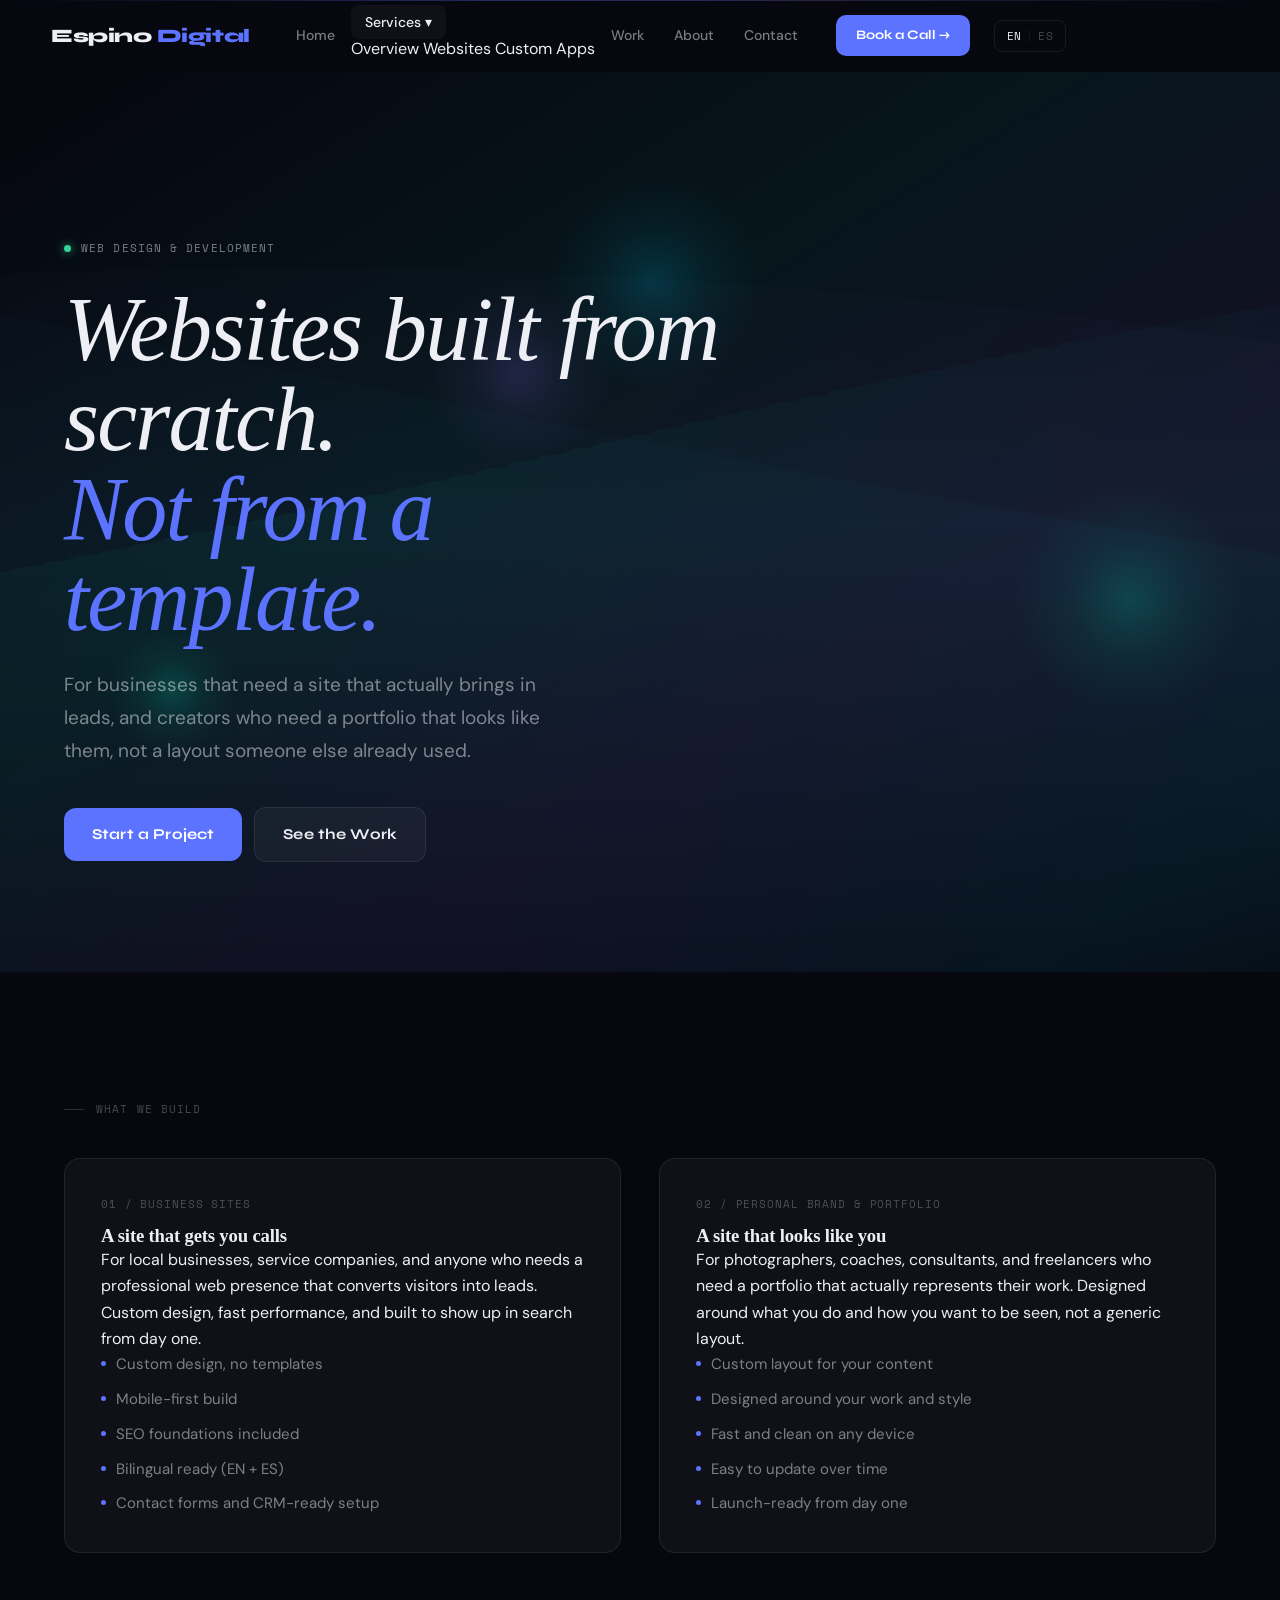
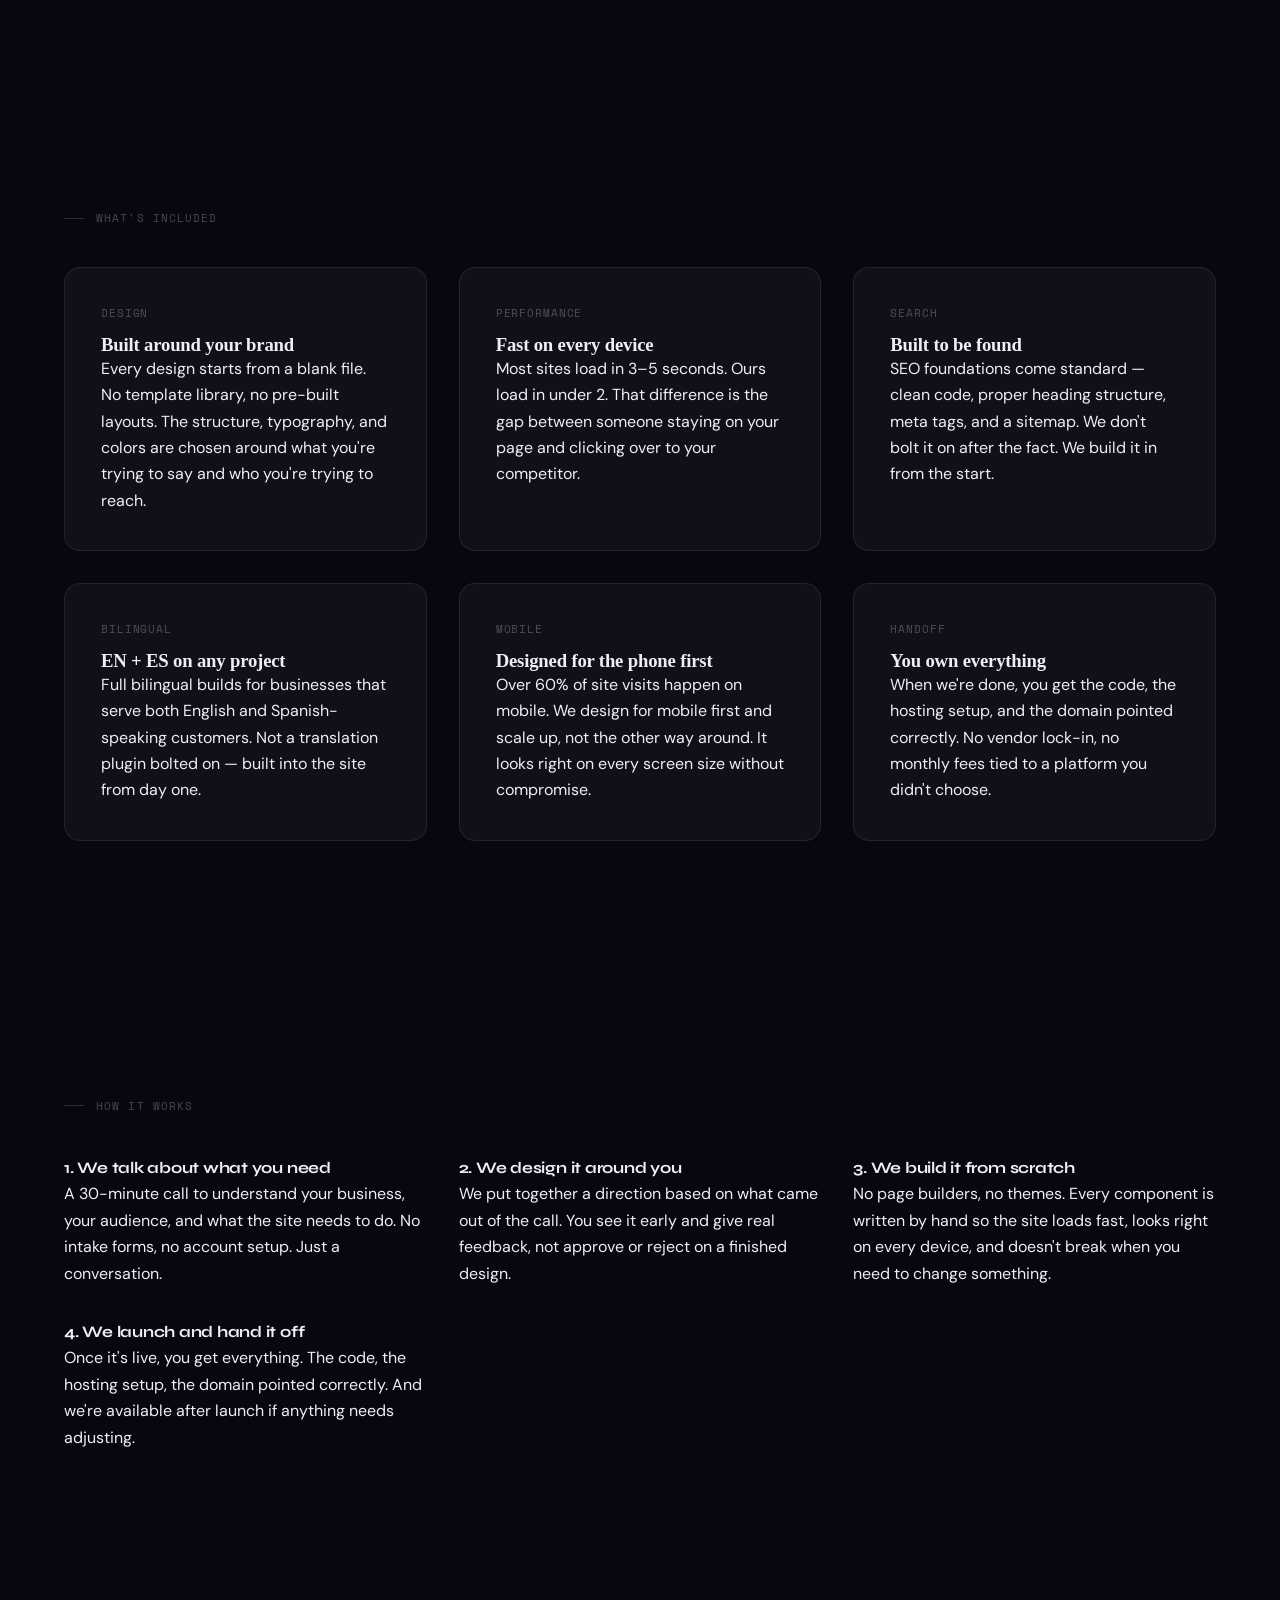
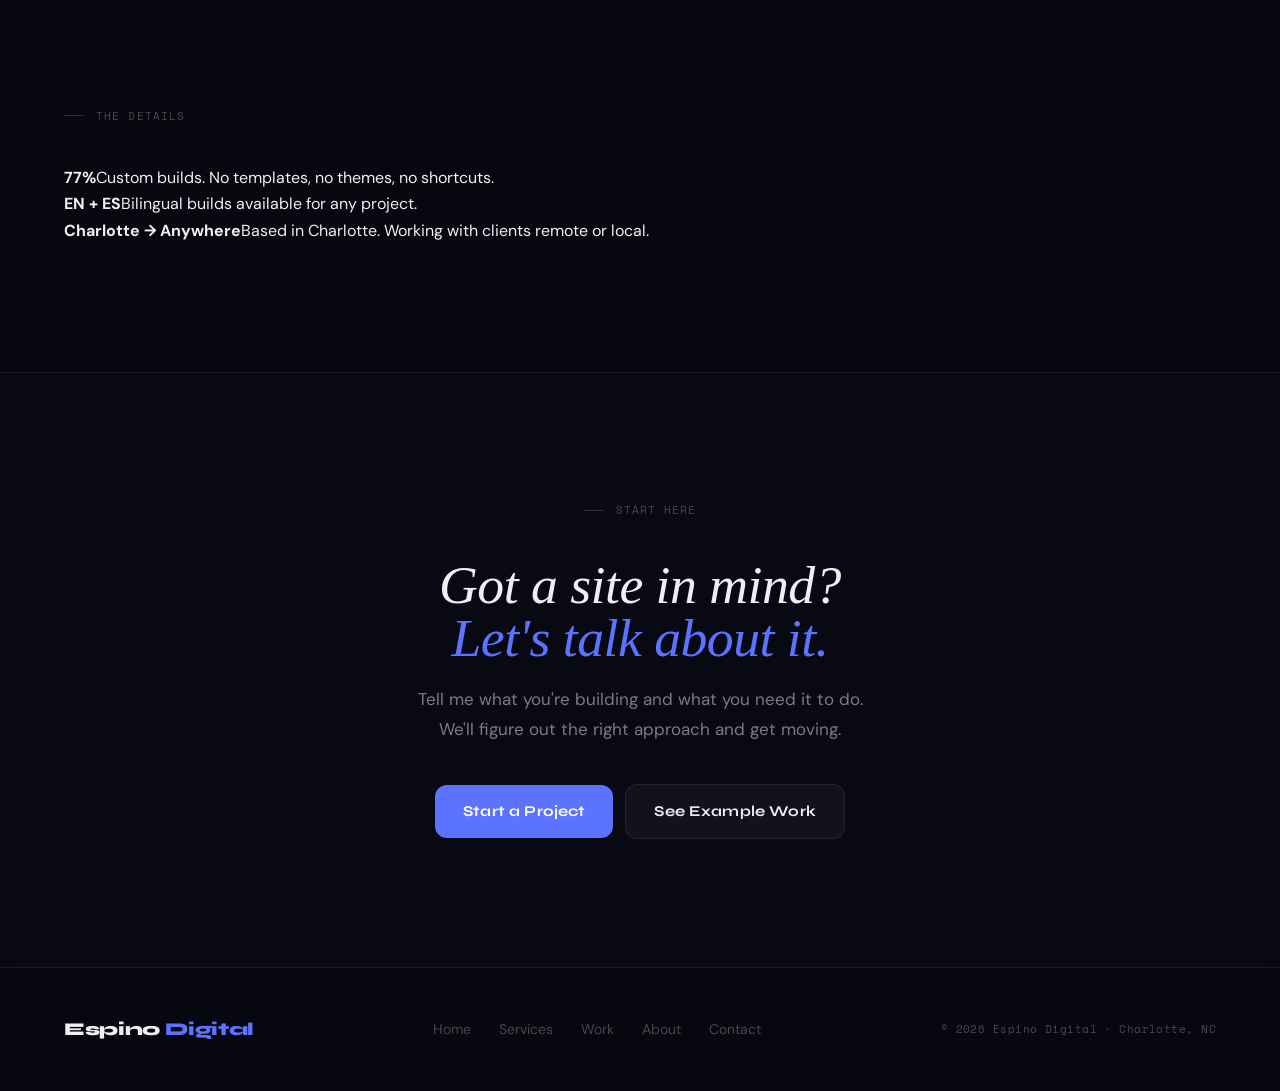
<file: websites.html>
<!DOCTYPE html>
<html lang="en">
<head>
<meta charset="UTF-8">
<meta name="viewport" content="width=device-width, initial-scale=1.0, viewport-fit=cover">
<title>Custom Website Design & Development | Espino Digital</title>
<meta name="description" content="Custom websites built from scratch for businesses and creators. No templates, no page builders. Fast, mobile-first, bilingual-ready, and built around what you actually need." />
<link rel="canonical" href="https://espinodigital.com/websites" />
<link href="https://fonts.googleapis.com/css2?family=Space+Mono:wght@400;700&family=Syne:wght@400;600;700;800&family=DM+Sans:wght@300;400;500;700&display=swap" rel="stylesheet">
<link rel="icon" type="image/png" sizes="32x32" href="/favicon-32x32.png">
<link rel="icon" type="image/png" sizes="16x16" href="/favicon-16x16.png">
<link rel="icon" type="image/svg+xml" href="/favicon.svg">
<link rel="apple-touch-icon" sizes="180x180" href="/apple-touch-icon.png">
<link rel="stylesheet" href="styles.css">
<script src="translations.js"></script>
</head>
<body class="page-websites">
<nav>
  <a href="/" class="nav-logo">Espino <span>Digital</span></a>
  <div class="nav-links">
    <a href="/" class="nav-link">Home</a>
    <div class="nav-dropdown-wrap">
      <a href="/systems" class="nav-link active nav-dropdown-trigger">Services <span class="nav-chevron">▾</span></a>
      <div class="nav-dropdown-menu">
        <a href="/systems" class="nav-dropdown-item">Overview</a>
        <a href="/websites" class="nav-dropdown-item active">Websites</a>
        <a href="/apps" class="nav-dropdown-item">Custom Apps</a>
      </div>
    </div>
    <a href="/work" class="nav-link">Work</a>
    <a href="/about" class="nav-link">About</a>
    <a href="/contact" class="nav-link">Contact</a>
  </div>
  <a href="/contact" class="nav-cta">Book a Call →</a>
  <button class="lang-toggle" data-active="en" onclick="ED_LANG.toggle()"><span class="lt-en">EN</span><span class="lt-sep">|</span><span class="lt-es">ES</span></button>
  <button class="nav-hamburger" aria-label="Menu" aria-expanded="false"><span></span><span></span><span></span></button>
</nav>
<div class="nav-spacer" aria-hidden="true"></div>
<div class="mobile-nav" id="mobileNav">
  <a href="/">Home</a>
  <a href="/systems">Services</a>
  <a href="/websites" class="mobile-nav-sub">Websites</a>
  <a href="/apps" class="mobile-nav-sub">Custom Apps</a>
  <a href="/work">Work</a>
  <a href="/about">About</a>
  <a href="/contact" class="mobile-cta">Book a Call →</a>
</div>

<header class="page-hero">
  <canvas class="hero-canvas" aria-hidden="true"></canvas>
  <div class="hero-grid-bg"></div>
  <div class="hero-orb hero-orb-1"></div>
  <div class="hero-orb hero-orb-2"></div>
  <div class="hero-orb hero-orb-3"></div>
  <div class="hero-scan"></div>
  <div class="hero-inner">
    <div class="eyebrow"><span class="dot"></span> Web Design &amp; Development</div>
    <h1 class="hero-title">Websites built from scratch.<br><span class="accent">Not from a template.</span></h1>
    <p class="hero-sub">For businesses that need a site that actually brings in leads, and creators who need a portfolio that looks like them, not a layout someone else already used.</p>
    <div class="hero-actions">
      <a href="/contact" class="btn-primary">Start a Project</a>
      <a href="/work" class="btn-secondary">See the Work</a>
    </div>
  </div>
</header>

<section class="section">
  <div class="section-tag">What We Build</div>
  <div class="grid-2">
    <div class="card what-featured">
      <div class="kicker">01 / Business Sites</div>
      <h3>A site that gets you calls</h3>
      <p>For local businesses, service companies, and anyone who needs a professional web presence that converts visitors into leads. Custom design, fast performance, and built to show up in search from day one.</p>
      <ul class="list">
        <li>Custom design, no templates</li>
        <li>Mobile-first build</li>
        <li>SEO foundations included</li>
        <li>Bilingual ready (EN + ES)</li>
        <li>Contact forms and CRM-ready setup</li>
      </ul>
    </div>
    <div class="card what-featured">
      <div class="kicker">02 / Personal Brand &amp; Portfolio</div>
      <h3>A site that looks like you</h3>
      <p>For photographers, coaches, consultants, and freelancers who need a portfolio that actually represents their work. Designed around what you do and how you want to be seen, not a generic layout.</p>
      <ul class="list">
        <li>Custom layout for your content</li>
        <li>Designed around your work and style</li>
        <li>Fast and clean on any device</li>
        <li>Easy to update over time</li>
        <li>Launch-ready from day one</li>
      </ul>
    </div>
  </div>
</section>

<section class="section band" style="max-width:none;">
  <div style="max-width:1280px;margin:0 auto;">
    <div class="section-tag">What's Included</div>
    <div class="grid-3">
      <div class="card">
        <div class="kicker">Design</div>
        <h3>Built around your brand</h3>
        <p>Every design starts from a blank file. No template library, no pre-built layouts. The structure, typography, and colors are chosen around what you're trying to say and who you're trying to reach.</p>
      </div>
      <div class="card">
        <div class="kicker">Performance</div>
        <h3>Fast on every device</h3>
        <p>Most sites load in 3–5 seconds. Ours load in under 2. That difference is the gap between someone staying on your page and clicking over to your competitor.</p>
      </div>
      <div class="card">
        <div class="kicker">Search</div>
        <h3>Built to be found</h3>
        <p>SEO foundations come standard — clean code, proper heading structure, meta tags, and a sitemap. We don't bolt it on after the fact. We build it in from the start.</p>
      </div>
      <div class="card">
        <div class="kicker">Bilingual</div>
        <h3>EN + ES on any project</h3>
        <p>Full bilingual builds for businesses that serve both English and Spanish-speaking customers. Not a translation plugin bolted on — built into the site from day one.</p>
      </div>
      <div class="card">
        <div class="kicker">Mobile</div>
        <h3>Designed for the phone first</h3>
        <p>Over 60% of site visits happen on mobile. We design for mobile first and scale up, not the other way around. It looks right on every screen size without compromise.</p>
      </div>
      <div class="card">
        <div class="kicker">Handoff</div>
        <h3>You own everything</h3>
        <p>When we're done, you get the code, the hosting setup, and the domain pointed correctly. No vendor lock-in, no monthly fees tied to a platform you didn't choose.</p>
      </div>
    </div>
  </div>
</section>

<section class="section">
  <div class="section-tag">How It Works</div>
  <div class="grid-3">
    <div class="flow-item">
      <h4>1. We talk about what you need</h4>
      <p>A 30-minute call to understand your business, your audience, and what the site needs to do. No intake forms, no account setup. Just a conversation.</p>
    </div>
    <div class="flow-item">
      <h4>2. We design it around you</h4>
      <p>We put together a direction based on what came out of the call. You see it early and give real feedback, not approve or reject on a finished design.</p>
    </div>
    <div class="flow-item">
      <h4>3. We build it from scratch</h4>
      <p>No page builders, no themes. Every component is written by hand so the site loads fast, looks right on every device, and doesn't break when you need to change something.</p>
    </div>
    <div class="flow-item">
      <h4>4. We launch and hand it off</h4>
      <p>Once it's live, you get everything. The code, the hosting setup, the domain pointed correctly. And we're available after launch if anything needs adjusting.</p>
    </div>
  </div>
</section>

<section class="section band" style="max-width:none;">
  <div style="max-width:1280px;margin:0 auto;">
    <div class="section-tag">The Details</div>
    <div class="metric-grid">
      <div class="metric"><strong>100%</strong><span>Custom builds. No templates, no themes, no shortcuts.</span></div>
      <div class="metric"><strong>EN + ES</strong><span>Bilingual builds available for any project.</span></div>
      <div class="metric"><strong>Charlotte → Anywhere</strong><span>Based in Charlotte. Working with clients remote or local.</span></div>
    </div>
  </div>
</section>

<section class="cta-band">
  <div class="section-tag" style="justify-content:center">Start Here</div>
  <h2 class="section-title">Got a site in mind?<br><span class="accent">Let's talk about it.</span></h2>
  <p class="section-sub" style="margin-left:auto;margin-right:auto">Tell me what you're building and what you need it to do. We'll figure out the right approach and get moving.</p>
  <div class="hero-actions" style="justify-content:center">
    <a href="/contact" class="btn-primary">Start a Project</a>
    <a href="/work" class="btn-secondary">See Example Work</a>
  </div>
</section>

<footer>
  <div class="footer-logo">Espino <span>Digital</span></div>
  <div class="footer-links">
    <a href="/" class="footer-link">Home</a>
    <a href="/systems" class="footer-link">Services</a>
    <a href="/work" class="footer-link">Work</a>
    <a href="/about" class="footer-link">About</a>
    <a href="/contact" class="footer-link">Contact</a>
  </div>
  <div class="footer-meta">© 2026 Espino Digital · Charlotte, NC</div>
</footer>
<script>
(function(){
  ED_LANG.init();
  var nav=document.querySelector('nav');
  var lastY=0;
  window.addEventListener('scroll',function(){var y=window.scrollY;nav.classList.toggle('scrolled',y>80);if(y>100){nav.classList.toggle('nav-hidden',y>lastY);}else{nav.classList.remove('nav-hidden');}lastY=y;},{passive:true});
  var hamburger=document.querySelector('.nav-hamburger');
  var mobileNav=document.getElementById('mobileNav');
  hamburger.addEventListener('click',function(){var open=mobileNav.classList.toggle('open');hamburger.classList.toggle('open',open);hamburger.setAttribute('aria-expanded',open);document.body.style.overflow=open?'hidden':'';});
  mobileNav.querySelectorAll('a').forEach(function(a){a.addEventListener('click',function(){mobileNav.classList.remove('open');hamburger.classList.remove('open');hamburger.setAttribute('aria-expanded','false');document.body.style.overflow='';});});
  var io=new IntersectionObserver(function(entries){
    entries.forEach(function(entry){
      if(!entry.isIntersecting)return;
      var el=entry.target;
      var siblings=Array.from(el.parentElement.children).filter(function(c){return c.classList.contains('scroll-hidden')||c.classList.contains('scroll-visible')});
      var idx=siblings.indexOf(el);
      el.style.animationDelay=(idx*0.08)+'s';
      el.classList.remove('scroll-hidden');el.classList.add('scroll-visible');
      io.unobserve(el);
    });
  },{threshold:0.1});
  document.querySelectorAll('.card,.metric,.flow-item,.section-title').forEach(function(el){var r=el.getBoundingClientRect();if(r.top>window.innerHeight){el.classList.add('scroll-hidden');io.observe(el);}});
  var tagIO=new IntersectionObserver(function(entries){entries.forEach(function(entry){if(!entry.isIntersecting)return;entry.target.classList.add('tag-visible');tagIO.unobserve(entry.target);});},{threshold:0.5});
  document.querySelectorAll('.section-tag').forEach(function(el){tagIO.observe(el);});
  document.querySelectorAll('.metric strong').forEach(function(el){
    var text=el.textContent.trim();
    var m=text.match(/^(~?)(\d+)/);
    if(!m)return;
    var pre=m[1],target=parseInt(m[2]),suf=text.slice(m[0].length);
    el.textContent=pre+'0'+suf;
    var cIO=new IntersectionObserver(function(entries){
      entries.forEach(function(entry){
        if(!entry.isIntersecting)return;
        var t0=null,dur=1400;
        function step(ts){if(!t0)t0=ts;var p=Math.min((ts-t0)/dur,1);var ease=1-Math.pow(1-p,3);el.textContent=pre+Math.floor(ease*target)+suf;if(p<1)requestAnimationFrame(step);}
        requestAnimationFrame(step);
        cIO.unobserve(entry.target);
      });
    },{threshold:0.5});
    cIO.observe(el);
  });
})();
</script>
<script src="gradient.js"></script>
<script src="/interactions.js"></script>
</body>
</html>
</file>
<file: styles.css>
/* =====================================================
   Espino Digital — Design System 2026
   Dark premium boutique studio
   ===================================================== */

/* ─── Variables ─────────────────────────────────────── */
:root {
  --bg: #07070f;
  --bg-2: #0c0c1a;
  --bg-3: #11111f;
  --surface: rgba(255,255,255,0.04);
  --surface-h: rgba(255,255,255,0.07);
  --border: rgba(255,255,255,0.08);
  --border-h: rgba(255,255,255,0.15);
  --text: #eeeef5;
  --muted: rgba(238,238,245,0.50);
  --muted-2: rgba(238,238,245,0.28);
  --accent: #5b73ff;
  --accent-2: #9b7bff;
  --accent-glow: rgba(91,115,255,0.22);
  --ok: #34d399;
  --warn: #fbbf24;
  --radius: 16px;
  --radius-sm: 10px;
  --nav-h: 72px;
  --max: 1280px;
  --gap: clamp(80px,10vw,140px);
  --fd: 'Syne', sans-serif;
  --fb: 'DM Sans', sans-serif;
  --fm: 'Space Mono', monospace;
}

/* ─── Reset ─────────────────────────────────────────── */
*, *::before, *::after { box-sizing: border-box; margin: 0; padding: 0; }
html { scroll-behavior: smooth; }
body {
  background: var(--bg);
  color: var(--text);
  font-family: var(--fb);
  font-size: 16px;
  line-height: 1.65;
  -webkit-font-smoothing: antialiased;
  -moz-osx-font-smoothing: grayscale;
  overflow-x: hidden;
}
a { color: inherit; text-decoration: none; }
img, svg { display: block; max-width: 100%; }
button { font-family: inherit; cursor: pointer; border: none; background: none; }
ul { list-style: none; }
input, select, textarea { font-family: inherit; font-size: inherit; color: inherit; background: none; border: none; outline: none; }

/* ─── Typography ────────────────────────────────────── */
h1, h2 { font-family: 'Cormorant Garamond', serif; font-weight: 300; font-style: italic; line-height: 1.0; letter-spacing: -0.02em; }
h3 { font-family: 'Cormorant Garamond', serif; font-weight: 600; letter-spacing: -0.01em; line-height: 1.15; }
h4 { font-family: var(--fd); font-weight: 700; letter-spacing: -0.015em; }
.accent { color: var(--accent); }
.accent2 { color: var(--accent-2); }

/* ─── Navigation ────────────────────────────────────── */
/* ─── Canvas bg (fixed, behind everything) ─────────── */
#cv { position: fixed; inset: 0; z-index: 0; pointer-events: none; }

nav {
  position: fixed; top: 0; left: 0; right: 0; z-index: 100;
  height: var(--nav-h);
  display: flex; align-items: center;
  padding: 0 clamp(20px,4vw,52px); gap: 24px;
  background: transparent;
  backdrop-filter: none;
  -webkit-backdrop-filter: none;
  border-bottom: 1px solid transparent;
  box-shadow: none;
  transition: background .4s ease, border-color .4s ease, box-shadow .4s ease, backdrop-filter .4s ease, transform .35s cubic-bezier(.4,0,.2,1);
}
nav.nav-hidden {
  transform: translateY(-100%);
}
nav::before {
  content: '';
  position: absolute; top: 0; left: 0; right: 0;
  height: 1px;
  background: linear-gradient(90deg, transparent, rgba(91,115,255,0.35) 40%, rgba(155,123,255,0.25) 60%, transparent);
  pointer-events: none;
}
nav.scrolled {
  background: rgba(7,7,15,0.78);
  backdrop-filter: blur(32px) saturate(210%);
  -webkit-backdrop-filter: blur(32px) saturate(210%);
  border-color: rgba(255,255,255,0.09);
  box-shadow: 0 1px 0 0 rgba(255,255,255,0.05), 0 12px 40px rgba(0,0,0,0.35), 0 0 80px rgba(91,115,255,0.04);
}
.nav-logo { font-family: var(--fd); font-weight: 800; font-size: 19px; letter-spacing: -0.025em; white-space: nowrap; flex-shrink: 0; }
.nav-logo span { color: var(--accent); }
.nav-links { display: flex; align-items: center; gap: 2px; margin-left: 8px; }
.nav-link { font-size: 14px; font-weight: 500; color: var(--muted); padding: 8px 14px; border-radius: 8px; transition: color .2s, background .2s; white-space: nowrap; }
.nav-link:hover, .nav-link.active { color: var(--text); background: var(--surface); }
.nav-right { margin-left: auto; display: flex; align-items: center; gap: 10px; }
.nav-cta { font-family: var(--fd); font-weight: 700; font-size: 13px; padding: 10px 20px; border-radius: 10px; background: var(--accent); color: #fff; transition: opacity .2s, transform .2s; white-space: nowrap; }
.nav-cta:hover { opacity: .88; transform: translateY(-1px); }
.lang-toggle { font-family: var(--fm); font-size: 11px; letter-spacing: .07em; color: var(--muted-2); padding: 7px 12px; border-radius: 8px; border: 1px solid var(--border); display: flex; align-items: center; gap: 4px; transition: border-color .2s, color .2s; cursor: pointer; }
.lang-toggle:hover { border-color: var(--border-h); color: var(--muted); }
.lt-sep { color: var(--border); }
.lang-toggle[data-active="en"] .lt-en { color: var(--text); }
.lang-toggle[data-active="es"] .lt-es { color: var(--text); }
.nav-hamburger { display: none; flex-direction: column; gap: 5px; padding: 8px; border-radius: 8px; flex-shrink: 0; }
.nav-hamburger span { display: block; width: 22px; height: 2px; background: var(--muted); border-radius: 2px; transition: transform .25s, opacity .25s, background .2s; }
.nav-hamburger:hover span { background: var(--text); }
.nav-hamburger.open span:nth-child(1) { transform: translateY(7px) rotate(45deg); }
.nav-hamburger.open span:nth-child(2) { opacity: 0; }
.nav-hamburger.open span:nth-child(3) { transform: translateY(-7px) rotate(-45deg); }
.nav-spacer { height: var(--nav-h); }
.mobile-nav {
  position: fixed; top: var(--nav-h); left: 0; right: 0; z-index: 99;
  background: rgba(7,7,15,0.88); backdrop-filter: blur(32px) saturate(200%); -webkit-backdrop-filter: blur(32px) saturate(200%);
  border-bottom: 1px solid rgba(255,255,255,0.08); padding: 12px 20px 24px;
  display: flex; flex-direction: column; gap: 2px;
  transform: translateY(-12px); opacity: 0; pointer-events: none;
  transition: transform .28s ease, opacity .28s ease;
  box-shadow: 0 16px 40px rgba(0,0,0,0.4);
}
.mobile-nav.open { transform: translateY(0); opacity: 1; pointer-events: all; }
.mobile-nav a { display: block; padding: 12px 16px; font-weight: 500; color: var(--muted); border-radius: 10px; transition: color .2s, background .2s; }
.mobile-nav a:hover { color: var(--text); background: var(--surface); }
.mobile-cta { margin-top: 8px !important; background: var(--accent) !important; color: #fff !important; font-family: var(--fd) !important; font-weight: 700 !important; text-align: center !important; }

/* ─── Buttons ───────────────────────────────────────── */
.btn-primary { display: inline-flex; align-items: center; gap: 8px; font-family: var(--fd); font-weight: 700; font-size: 15px; letter-spacing: .01em; padding: 14px 28px; border-radius: 12px; background: var(--accent); color: #fff; transition: opacity .3s, box-shadow .3s; white-space: nowrap; }
.btn-primary:hover { opacity: .9; box-shadow: 0 8px 32px var(--accent-glow); }
.btn-secondary { display: inline-flex; align-items: center; gap: 8px; font-family: var(--fd); font-weight: 700; font-size: 15px; letter-spacing: .01em; padding: 14px 28px; border-radius: 12px; background: var(--surface); color: var(--text); border: 1px solid var(--border); transition: background .25s, border-color .25s, transform .25s; white-space: nowrap; }
.btn-secondary:hover { background: var(--surface-h); border-color: var(--border-h); transform: translateY(-2px); }
.hero-actions { display: flex; align-items: center; gap: 12px; flex-wrap: wrap; }

/* ─── Hero (homepage) ───────────────────────────────── */
.page-hero { position: relative; min-height: 100vh; display: flex; align-items: center; overflow: hidden; }
.hero-glow {
  position: absolute; inset: 0; pointer-events: none; z-index: 0;
  background: radial-gradient(
    900px circle at var(--gx, 50%) var(--gy, 42%),
    rgba(91,115,255,0.13),
    rgba(155,123,255,0.07) 35%,
    transparent 65%
  );
  will-change: background;
  transition: --gx .08s, --gy .08s;
}
.hero-canvas { position: absolute; inset: 0; width: 100%; height: 100%; opacity: 0; transition: opacity 1.4s ease; }
.hero-canvas.is-ready { opacity: 1; }
.hero-vignette { position: absolute; inset: 0; background: radial-gradient(ellipse 90% 70% at 50% 50%, transparent 35%, rgba(7,7,15,.65) 100%); pointer-events: none; z-index: 1; }

/* ─── 3D Panels ─────────────────────────────────────── */
.hero-3d-stage { position: absolute; inset: 0; pointer-events: none; z-index: 2; overflow: visible; }
.panel-3d {
  position: absolute;
  background: rgba(255,255,255,0.042);
  backdrop-filter: blur(28px) saturate(180%);
  -webkit-backdrop-filter: blur(28px) saturate(180%);
  border: 1px solid rgba(255,255,255,0.09);
  border-radius: 14px;
  box-shadow: 0 50px 100px rgba(0,0,0,.55), 0 0 0 .5px rgba(255,255,255,.04) inset, 0 1px 0 rgba(255,255,255,.10) inset;
  will-change: transform; overflow: hidden;
}
.panel-browser { width: 340px; height: 210px; right: 7%; top: 20%; transform: perspective(1400px) rotateY(-22deg) rotateX(8deg); animation: float-a 7s ease-in-out infinite; }
.panel-dash { width: 228px; height: 160px; right: 3%; top: 57%; transform: perspective(1400px) rotateY(-14deg) rotateX(-5deg); animation: float-b 9s ease-in-out infinite 1.2s; opacity: .82; }
.panel-status { width: 170px; height: 200px; right: 30%; top: 26%; transform: perspective(1400px) rotateY(18deg) rotateX(7deg); animation: float-c 11s ease-in-out infinite 2.5s; opacity: .45; }
@keyframes float-a { 0%,100%{transform:perspective(1400px) rotateY(-22deg) rotateX(8deg) translateY(0)} 50%{transform:perspective(1400px) rotateY(-22deg) rotateX(8deg) translateY(-14px)} }
@keyframes float-b { 0%,100%{transform:perspective(1400px) rotateY(-14deg) rotateX(-5deg) translateY(0)} 50%{transform:perspective(1400px) rotateY(-14deg) rotateX(-5deg) translateY(-10px)} }
@keyframes float-c { 0%,100%{transform:perspective(1400px) rotateY(18deg) rotateX(7deg) translateY(0)} 50%{transform:perspective(1400px) rotateY(18deg) rotateX(7deg) translateY(-18px)} }

/* Panel: browser */
.pb-topbar { display: flex; align-items: center; gap: 6px; padding: 9px 12px; border-bottom: 1px solid rgba(255,255,255,.06); background: rgba(255,255,255,.025); }
.pb-dot { width: 8px; height: 8px; border-radius: 50%; flex-shrink: 0; }
.pb-dot:nth-child(1) { background: rgba(255,90,90,.65); }
.pb-dot:nth-child(2) { background: rgba(255,195,40,.65); }
.pb-dot:nth-child(3) { background: rgba(50,210,90,.65); }
.pb-url { flex: 1; height: 14px; background: rgba(255,255,255,.05); border-radius: 4px; margin-left: 8px; }
.pb-body { padding: 12px 14px; display: flex; flex-direction: column; gap: 10px; }
.pb-nav { display: flex; gap: 6px; }
.pb-nav-item { height: 7px; background: rgba(255,255,255,.09); border-radius: 3px; }
.pb-h1 { height: 13px; width: 68%; background: rgba(255,255,255,.18); border-radius: 3px; }
.pb-h2 { height: 9px; width: 84%; background: rgba(255,255,255,.09); border-radius: 3px; }
.pb-subs { display: flex; flex-direction: column; gap: 5px; margin-top: 3px; }
.pb-sub { height: 6px; border-radius: 3px; background: rgba(255,255,255,.06); }
.pb-cta { width: 76px; height: 20px; border-radius: 5px; background: rgba(91,115,255,.55); margin-top: 5px; }

/* Panel: dashboard */
.pd-header { display: flex; align-items: center; gap: 8px; padding: 9px 13px; border-bottom: 1px solid rgba(255,255,255,.06); font-family: var(--fm); font-size: 10px; color: var(--muted-2); background: rgba(255,255,255,.025); }
.pd-pulse { width: 6px; height: 6px; border-radius: 50%; background: var(--ok); box-shadow: 0 0 8px rgba(52,211,153,.7); animation: pulse-dot 2s ease-in-out infinite; }
@keyframes pulse-dot { 0%,100%{opacity:1} 50%{opacity:.35} }
.pd-body { padding: 11px 13px; }
.pd-metrics { display: grid; grid-template-columns: 1fr 1fr; gap: 7px; margin-bottom: 10px; }
.pd-metric { background: rgba(255,255,255,.04); border: 1px solid rgba(255,255,255,.06); border-radius: 7px; padding: 7px 9px; }
.pd-metric strong { display: block; font-family: var(--fm); font-size: 15px; color: var(--text); }
.pd-metric small { font-size: 9px; color: var(--muted-2); font-family: var(--fm); }
.pd-chart { display: flex; align-items: flex-end; gap: 3px; height: 36px; }
.pd-bar { flex: 1; border-radius: 2px 2px 0 0; background: linear-gradient(to top, var(--accent), rgba(91,115,255,.25)); }

/* Panel: status */
.ps-header { display: flex; align-items: center; gap: 8px; padding: 9px 13px; border-bottom: 1px solid rgba(255,255,255,.06); font-family: var(--fm); font-size: 10px; color: var(--muted-2); background: rgba(255,255,255,.025); }
.ps-body { padding: 10px 13px; display: flex; flex-direction: column; gap: 8px; }
.ps-item { display: flex; align-items: center; gap: 8px; font-family: var(--fm); font-size: 10px; color: var(--muted); }
.ps-dot { width: 6px; height: 6px; border-radius: 50%; flex-shrink: 0; }
.ps-dot.ok { background: var(--ok); }
.ps-dot.act { background: var(--accent); }
.ps-dot.wrn { background: var(--warn); }

/* Hero inner */
.hero-inner { position: relative; z-index: 3; width: 100%; max-width: var(--max); margin: 0 auto; padding: 0 clamp(20px,5vw,80px); padding-top: calc(var(--nav-h) + 80px); padding-bottom: 100px; }
.eyebrow { display: inline-flex; align-items: center; gap: 10px; font-family: var(--fm); font-size: 11px; letter-spacing: .1em; text-transform: uppercase; color: var(--muted); margin-bottom: 28px; }
.eyebrow .dot { width: 7px; height: 7px; border-radius: 50%; background: var(--ok); box-shadow: 0 0 10px rgba(52,211,153,.8); animation: pulse-dot 2.5s ease-in-out infinite; }
.hero-title { font-size: clamp(44px,7.5vw,90px); max-width: 680px; margin-bottom: 24px; }
.hero-sub { font-size: clamp(16px,1.8vw,19px); color: var(--muted); max-width: 520px; line-height: 1.72; margin-bottom: 40px; }
.hero-scroll { position: absolute; bottom: 36px; left: clamp(20px,5vw,80px); display: flex; align-items: center; gap: 12px; font-family: var(--fm); font-size: 10px; letter-spacing: .1em; color: var(--muted-2); z-index: 3; }
.hero-scroll-line { width: 32px; height: 1px; background: var(--muted-2); animation: spulse 2s ease-in-out infinite; }
@keyframes spulse { 0%,100%{opacity:.3} 50%{opacity:.8} }

/* ─── Global grain overlay ──────────────────────────── */
.grain { position: fixed; inset: 0; pointer-events: none; z-index: 9999; opacity: .035; background-image: url("data:image/svg+xml,%3Csvg viewBox='0 0 200 200' xmlns='http://www.w3.org/2000/svg'%3E%3Cfilter id='n'%3E%3CfeTurbulence type='fractalNoise' baseFrequency='0.9' numOctaves='4' stitchTiles='stitch'/%3E%3C/filter%3E%3Crect width='100%25' height='100%25' filter='url(%23n)'/%3E%3C/svg%3E"); }

/* ─── Inner page hero ───────────────────────────────── */
.inner-hero { position: relative; padding: calc(var(--nav-h) + clamp(60px,8vw,120px)) clamp(20px,5vw,80px) clamp(60px,8vw,100px); max-width: calc(var(--max) + 160px); margin: 0 auto; overflow: hidden; }
.inner-hero::before { content: ''; position: absolute; inset: 0; background: radial-gradient(ellipse 80% 60% at 60% 40%, rgba(91,115,255,.08) 0%, transparent 70%); pointer-events: none; z-index: 0; }
.inner-hero::after { content: ''; position: absolute; bottom: 0; left: 0; right: 0; height: 1px; background: linear-gradient(90deg, transparent, var(--border) 30%, var(--border) 70%, transparent); pointer-events: none; }
.inner-hero > * { position: relative; z-index: 1; }
.inner-hero-tag { font-family: var(--fm); font-size: 11px; letter-spacing: .1em; text-transform: uppercase; color: var(--accent); margin-bottom: 24px; }
.inner-hero-title { font-family: 'Cormorant Garamond', serif; font-size: clamp(3rem,7vw,7.5rem); font-weight: 300; font-style: italic; line-height: .95; letter-spacing: -.02em; max-width: 900px; margin-bottom: 24px; }
.inner-hero-title .accent { color: var(--accent); font-style: italic; }
.inner-hero-sub { font-size: clamp(15px,1.6vw,17px); color: var(--muted); max-width: 520px; line-height: 1.78; margin-bottom: 36px; }
.inner-brand-bg { position: absolute; font-family: 'Cormorant Garamond', serif; font-size: clamp(5rem,16vw,18rem); font-weight: 300; font-style: italic; color: rgba(255,255,255,.025); white-space: nowrap; pointer-events: none; z-index: 0; top: 50%; right: -2vw; transform: translateY(-50%); letter-spacing: -.03em; line-height: 1; }

/* ─── Sections ──────────────────────────────────────── */
.section { padding: var(--gap) clamp(20px,5vw,80px); max-width: calc(var(--max) + 160px); margin: 0 auto; }
.section-band { background: rgba(12,12,26,0.55); backdrop-filter: blur(12px); -webkit-backdrop-filter: blur(12px); border-top: 1px solid var(--border); border-bottom: 1px solid var(--border); max-width: none; }
.section-band .band-inner { max-width: calc(var(--max) + 160px); margin: 0 auto; padding: var(--gap) clamp(20px,5vw,80px); }
.section-tag { display: flex; align-items: center; gap: 12px; font-family: var(--fm); font-size: 11px; letter-spacing: .1em; text-transform: uppercase; color: var(--muted-2); margin-bottom: 40px; }
.section-tag::before { content: ''; display: block; width: 20px; height: 1px; background: var(--border-h); flex-shrink: 0; }
.section-title { font-family: 'Cormorant Garamond', serif; font-weight: 300; font-style: italic; font-size: clamp(28px,4.2vw,54px); line-height: .97; letter-spacing: -.01em; margin-bottom: 20px; max-width: 640px; }
.section-title .accent { font-style: italic; }
.section-sub { font-size: 17px; color: var(--muted); line-height: 1.78; max-width: 540px; margin-bottom: 40px; }

/* ─── Grids ─────────────────────────────────────────── */
.grid-2 { display: grid; grid-template-columns: 1fr 1fr; gap: clamp(20px,3vw,48px); align-items: start; }
.grid-3 { display: grid; grid-template-columns: repeat(3,1fr); gap: clamp(16px,2.5vw,32px); }
.grid-4 { display: grid; grid-template-columns: repeat(4,1fr); gap: clamp(12px,2vw,24px); }

/* ─── Cards ─────────────────────────────────────────── */
.card { background: var(--surface); border: 1px solid var(--border); border-radius: var(--radius); padding: clamp(22px,3vw,36px); transition: background .2s, border-color .2s, transform .2s, box-shadow .2s; }
.card-hover:hover { background: var(--surface-h); border-color: var(--border-h); transform: translateY(-3px); box-shadow: 0 20px 60px rgba(0,0,0,.4); }

/* ─── Labels ────────────────────────────────────────── */
.kicker { font-family: var(--fm); font-size: 11px; letter-spacing: .08em; text-transform: uppercase; color: var(--muted-2); margin-bottom: 12px; }
.badge { display: inline-flex; align-items: center; gap: 6px; font-family: var(--fm); font-size: 10px; letter-spacing: .07em; text-transform: uppercase; padding: 5px 10px; border-radius: 6px; background: var(--surface); border: 1px solid var(--border); color: var(--muted); }
.badge.b-accent { background: rgba(91,115,255,.12); border-color: rgba(91,115,255,.28); color: var(--accent); }
.badge.b-ok { background: rgba(52,211,153,.10); border-color: rgba(52,211,153,.25); color: var(--ok); }

/* ─── List ──────────────────────────────────────────── */
.list { display: flex; flex-direction: column; gap: 10px; color: var(--muted); font-size: 15px; }
.list li { display: flex; align-items: flex-start; gap: 10px; }
.list li::before { content: ''; display: block; width: 5px; height: 5px; border-radius: 50%; background: var(--accent); flex-shrink: 0; margin-top: 9px; }

/* ─── Terminal ──────────────────────────────────────── */
.terminal { font-family: var(--fm); font-size: 12px; line-height: 2; color: var(--muted); background: rgba(0,0,0,.32); border-radius: 10px; padding: 18px 20px; border: 1px solid rgba(255,255,255,.05); }
.terminal .ok { color: var(--ok); }
.terminal .warn { color: var(--warn); }
.terminal .hi { color: var(--accent-2); }
.terminal-cursor { display: inline-block; width: 7px; height: 13px; background: var(--accent); vertical-align: middle; margin-left: 3px; animation: blink 1s step-end infinite; }
@keyframes blink { 50%{opacity:0} }

/* ─── Homepage: Services Accordion ─────────────────── */
.services-header-row { display: grid; grid-template-columns: 1fr 1fr; align-items: end; gap: 40px; margin-bottom: 48px; }
.services-filter-col { display: flex; flex-direction: column; justify-content: flex-end; gap: 12px; }
.services-filter-col .section-sub { margin-bottom: 0; }

/* Dropdown */
.svc-dropdown { position: relative; display: inline-flex; align-items: center; gap: 10px; }
.svc-dropdown-label { font-family: var(--fm); font-size: 11px; color: var(--muted-2); letter-spacing: .08em; text-transform: uppercase; white-space: nowrap; }
.svc-dd-trigger { display: flex; align-items: center; gap: 10px; background: var(--surface); border: 1px solid var(--border); border-radius: var(--radius-sm); padding: 10px 16px; color: var(--text); font-family: var(--fb); font-size: 13px; font-weight: 500; cursor: pointer; transition: border-color .2s, background .2s; min-width: 180px; }
.svc-dd-trigger:hover { border-color: var(--border-h); background: var(--surface-h); }
.svc-dd-trigger.open { border-color: var(--accent); }
.svc-dd-trigger span { flex: 1; text-align: left; }
.svc-dd-trigger svg { flex-shrink: 0; color: var(--muted-2); transition: transform .22s; }
.svc-dd-trigger.open svg { transform: rotate(180deg); color: var(--accent); }
.svc-dd-menu { position: absolute; top: calc(100% + 6px); left: 0; right: 0; background: var(--bg-3); border: 1px solid var(--border-h); border-radius: var(--radius-sm); overflow: hidden; z-index: 50; opacity: 0; transform: translateY(-6px); pointer-events: none; transition: opacity .18s, transform .18s; }
.svc-dd-menu.open { opacity: 1; transform: none; pointer-events: auto; }
.svc-dd-option { display: block; width: 100%; padding: 11px 16px; font-size: 13px; color: var(--muted); text-align: left; cursor: pointer; transition: background .15s, color .15s; border: none; background: none; font-family: var(--fb); }
.svc-dd-option:hover { background: var(--surface); color: var(--text); }
.svc-dd-option.active { color: var(--accent); background: rgba(91,115,255,.08); }

/* Accordion */
.services-accordion { border: 1px solid var(--border); border-radius: var(--radius); overflow: hidden; }
.sa-item { border-bottom: 1px solid var(--border); transition: opacity .2s; }
.sa-item:last-child { border-bottom: none; }
.sa-item.hidden { display: none; }
.sa-trigger { width: 100%; display: flex; align-items: center; gap: 18px; padding: 20px 28px; text-align: left; cursor: pointer; background: none; border: none; color: var(--text); transition: background .2s; }
.sa-trigger:hover { background: var(--surface); }
.sa-trigger[aria-expanded="true"] { background: rgba(91,115,255,.05); border-bottom: 1px solid var(--border); }
.sa-num { font-family: var(--fm); font-size: 10px; color: var(--muted-2); letter-spacing: .1em; min-width: 22px; }
.sa-icon { width: 38px; height: 38px; border-radius: 9px; background: var(--surface-h); border: 1px solid var(--border); display: flex; align-items: center; justify-content: center; flex-shrink: 0; color: var(--muted); transition: background .2s, border-color .2s, color .2s; }
.sa-trigger[aria-expanded="true"] .sa-icon { background: rgba(91,115,255,.12); border-color: rgba(91,115,255,.28); color: var(--accent); }
.sa-trigger:hover .sa-icon { color: var(--text); border-color: var(--border-h); }
.sa-title { font-family: var(--fd); font-weight: 700; font-size: 16px; flex: 1; letter-spacing: -.015em; }
.sa-cat-badge { font-family: var(--fm); font-size: 10px; color: var(--muted-2); border: 1px solid var(--border); border-radius: 5px; padding: 3px 9px; flex-shrink: 0; }
.sa-arrow { color: var(--muted-2); transition: transform .25s, color .2s; flex-shrink: 0; }
.sa-trigger[aria-expanded="true"] .sa-arrow { transform: rotate(180deg); color: var(--accent); }
.sa-body { overflow: hidden; max-height: 0; transition: max-height .35s cubic-bezier(.4,0,.2,1); }
.sa-body-inner { padding: 24px 28px 28px calc(28px + 22px + 18px + 38px + 18px); }
.sa-body-inner p { color: var(--muted); font-size: 15px; line-height: 1.8; margin-bottom: 20px; }
.sa-tags { display: flex; flex-wrap: wrap; gap: 8px; }
.sa-tag { font-family: var(--fm); font-size: 10.5px; color: var(--muted-2); border: 1px solid var(--border); border-radius: 6px; padding: 5px 11px; letter-spacing: .03em; }
.sa-link { font-size: 13px; font-weight: 500; color: var(--accent); display: inline-flex; align-items: center; gap: 6px; margin-top: 16px; transition: gap .2s; }
.sa-link:hover { gap: 10px; }

/* ─── Bento Grid (Services) ─────────────────────────── */
.bento-grid {
  display: grid;
  grid-template-columns: repeat(4, 1fr);
  grid-auto-rows: minmax(200px, auto);
  gap: 14px;
  margin-top: 48px;
}
.bento-card {
  position: relative;
  background: var(--surface);
  border: 1px solid var(--border);
  border-radius: var(--radius);
  padding: 28px;
  display: flex;
  flex-direction: column;
  gap: 12px;
  overflow: hidden;
  cursor: pointer;
  transition: transform .32s cubic-bezier(.23,1,.32,1), border-color .25s, box-shadow .32s, opacity .25s;
  text-decoration: none;
  color: inherit;
}
.bento-card::before {
  content: '';
  position: absolute; inset: 0;
  background: radial-gradient(600px circle at var(--bx,50%) var(--by,50%), rgba(91,115,255,0.07), transparent 60%);
  opacity: 0;
  transition: opacity .3s;
  pointer-events: none;
}
.bento-card:hover { transform: translateY(-5px) scale(1.015); border-color: rgba(91,115,255,0.28); box-shadow: 0 16px 48px rgba(0,0,0,0.3), 0 0 0 1px rgba(91,115,255,0.1); }
.bento-card:hover::before { opacity: 1; }
.bento-card.bc-dimmed { opacity: 0.28; transform: scale(0.98); pointer-events: none; }
.bento-lg { grid-column: span 2; grid-row: span 2; }
.bento-wide { grid-column: span 2; }
.bento-full { grid-column: span 4; grid-auto-rows: unset; }

.bc-header { display: flex; align-items: center; justify-content: space-between; }
.bc-num { font-family: var(--fm); font-size: 10px; color: var(--muted-2); letter-spacing: .1em; }
.bc-badge { font-family: var(--fm); font-size: 10px; letter-spacing: .06em; padding: 3px 9px; border-radius: 5px; border: 1px solid rgba(91,115,255,0.22); color: var(--accent); background: rgba(91,115,255,0.07); }
.bc-badge.ops { border-color: rgba(155,123,255,0.22); color: var(--accent-2); background: rgba(155,123,255,0.07); }
.bc-icon { width: 44px; height: 44px; border-radius: 11px; background: var(--surface-h); border: 1px solid var(--border); display: flex; align-items: center; justify-content: center; color: var(--muted); flex-shrink: 0; transition: border-color .25s, color .25s, background .25s; }
.bento-card:hover .bc-icon { border-color: rgba(91,115,255,0.3); color: var(--accent); background: rgba(91,115,255,0.08); }
.bc-title { font-family: var(--fd); font-weight: 700; font-size: 16px; letter-spacing: -.02em; line-height: 1.2; color: var(--text); }
.bento-lg .bc-title { font-size: 22px; }
.bc-desc { font-size: 14px; line-height: 1.75; color: var(--muted); flex: 1; }
.bento-card:not(.bento-lg):not(.bento-full) .bc-desc { display: -webkit-box; -webkit-line-clamp: 3; -webkit-box-orient: vertical; overflow: hidden; }
.bc-tags { display: flex; flex-wrap: wrap; gap: 7px; margin-top: auto; }
.bc-tags span { font-family: var(--fm); font-size: 10px; color: var(--muted-2); border: 1px solid var(--border); border-radius: 5px; padding: 4px 10px; letter-spacing: .03em; }
.bc-full-inner { display: flex; align-items: center; gap: 60px; }
.bc-full-left { flex: 1; display: flex; flex-direction: column; gap: 12px; }
.bc-full-right { display: flex; align-items: center; }
.bc-full-right .bc-tags { flex-direction: column; }
.bc-full-right .bc-tags span { white-space: nowrap; }

@media (max-width: 1024px) {
  .bento-grid { grid-template-columns: repeat(2, 1fr); grid-auto-rows: minmax(180px, auto); }
  .bento-lg { grid-column: span 2; grid-row: span 1; }
  .bento-wide { grid-column: span 2; }
  .bento-full { grid-column: span 2; }
  .bc-full-inner { flex-direction: column; gap: 24px; }
  .bc-full-right .bc-tags { flex-direction: row; }
}
@media (max-width: 600px) {
  .bento-grid { grid-template-columns: 1fr; grid-auto-rows: auto; gap: 10px; }
  .bento-lg, .bento-wide, .bento-full { grid-column: span 1; }
  .bento-card:not(.bento-lg):not(.bento-full) .bc-desc { -webkit-line-clamp: unset; }
}

/* ─── Outcomes ──────────────────────────────────────── */
.outcomes-row { display: grid; grid-template-columns: repeat(3,1fr); border-radius: var(--radius); overflow: hidden; border: 1px solid var(--border); }
.outcome { padding: clamp(32px,4vw,56px) clamp(24px,3vw,44px); background: var(--surface); border-right: 1px solid var(--border); position: relative; overflow: hidden; }
.outcome:last-child { border-right: none; }
.outcome::before { content: ''; position: absolute; top: 0; left: 0; right: 0; height: 2px; background: linear-gradient(90deg,var(--accent),var(--accent-2)); opacity: 0; transition: opacity .3s; }
.outcome:hover::before { opacity: 1; }
.outcome-num { font-family: var(--fm); font-size: 11px; color: var(--muted-2); letter-spacing: .08em; margin-bottom: 20px; }
.outcome h3 { font-size: clamp(22px,2.5vw,30px); margin-bottom: 14px; }
.outcome p { font-size: 15px; color: var(--muted); line-height: 1.75; }

/* ─── Proof shell ───────────────────────────────────── */
.proof-shell { background: var(--bg-2); border: 1px solid var(--border); border-radius: var(--radius); overflow: hidden; }
.proof-titlebar { display: flex; align-items: center; gap: 10px; padding: 13px 18px; border-bottom: 1px solid var(--border); background: rgba(255,255,255,.02); }
.proof-dots { display: flex; gap: 5px; }
.proof-dots span { width: 10px; height: 10px; border-radius: 50%; background: rgba(255,255,255,.1); }
.proof-tb-text { font-family: var(--fm); font-size: 11px; color: var(--muted-2); margin-left: 8px; }
.proof-body { display: grid; grid-template-columns: 200px 1fr; min-height: 340px; }
.proof-sidebar { border-right: 1px solid var(--border); padding: 12px 8px; }
.proof-nav-item { display: flex; align-items: center; gap: 10px; padding: 9px 14px; font-size: 13px; color: var(--muted); border-radius: 7px; margin-bottom: 2px; cursor: default; transition: background .15s, color .15s; }
.proof-nav-item:hover { background: var(--surface); }
.proof-nav-item.active { background: rgba(91,115,255,.12); color: var(--text); }
.proof-nav-icon { width: 14px; height: 14px; background: var(--surface-h); border-radius: 3px; flex-shrink: 0; }
.proof-content { padding: 20px; overflow: hidden; }
.proof-metrics { display: grid; grid-template-columns: repeat(4,1fr); gap: 8px; margin-bottom: 14px; }
.proof-metric { background: var(--surface); border: 1px solid var(--border); border-radius: 8px; padding: 11px; }
.proof-metric strong { display: block; font-family: var(--fm); font-size: 18px; margin-bottom: 3px; }
.proof-metric span { font-size: 10px; color: var(--muted-2); }
.proof-kanban { display: grid; grid-template-columns: repeat(4,1fr); gap: 8px; }
.proof-col-head { font-family: var(--fm); font-size: 10px; color: var(--muted-2); text-transform: uppercase; letter-spacing: .06em; padding-bottom: 8px; border-bottom: 1px solid var(--border); margin-bottom: 8px; }
.proof-card { background: var(--surface); border: 1px solid var(--border); border-radius: 6px; padding: 8px 10px; margin-bottom: 6px; }
.proof-card-tag { font-size: 9px; font-family: var(--fm); color: var(--accent); margin-bottom: 4px; }
.proof-card-line { height: 6px; border-radius: 3px; background: rgba(255,255,255,.07); margin-bottom: 4px; }
.proof-card-line:last-child { width: 60%; margin-bottom: 0; }

/* ─── CTA Band ──────────────────────────────────────── */
.cta-band { background: rgba(12,12,26,0.55); backdrop-filter: blur(12px); -webkit-backdrop-filter: blur(12px); border-top: 1px solid var(--border); padding: var(--gap) clamp(20px,5vw,80px); text-align: center; }
.cta-band .section-title { max-width: 100%; margin-left: auto; margin-right: auto; }
.cta-band .section-sub { max-width: 480px; margin-left: auto; margin-right: auto; }
.cta-band .hero-actions { justify-content: center; }

/* ─── Systems: Workflow track ───────────────────────── */
.workflow-track { position: relative; display: flex; align-items: flex-start; justify-content: space-between; gap: 0; margin-top: 56px; padding-bottom: 8px; }
.workflow-line { position: absolute; top: 27px; left: 0; right: 0; height: 2px; background: var(--border); z-index: 0; }
.wl-fill { height: 100%; background: linear-gradient(90deg,var(--accent),var(--accent-2)); transform-origin: left; transform: scaleX(0); transition: transform 1.4s cubic-bezier(.22,1,.36,1); border-radius: 1px; }
.wl-fill.in-view { transform: scaleX(1); }
.workflow-step { display: flex; flex-direction: column; align-items: center; flex: 1; position: relative; z-index: 1; min-width: 80px; max-width: 120px; }
.wf-node { width: 54px; height: 54px; border-radius: 50%; background: var(--bg-3); border: 2px solid var(--border); display: flex; align-items: center; justify-content: center; font-size: 20px; margin-bottom: 14px; flex-shrink: 0; transition: border-color .4s, box-shadow .4s, background .4s; }
.workflow-step.lit .wf-node { border-color: var(--accent); background: rgba(91,115,255,.1); box-shadow: 0 0 24px var(--accent-glow); }
.wf-label { font-size: 12px; font-weight: 600; color: var(--text); text-align: center; margin-bottom: 4px; }
.wf-sub { font-size: 11px; color: var(--muted-2); text-align: center; line-height: 1.5; max-width: 88px; }

/* ─── Service cards ─────────────────────────────────── */
.service-card { background: var(--surface); border: 1px solid var(--border); border-radius: var(--radius); padding: clamp(28px,3vw,44px); position: relative; overflow: hidden; transition: background .2s, border-color .2s, transform .25s, box-shadow .25s; }
.service-card::after { content: ''; position: absolute; bottom: 0; left: 0; right: 0; height: 2px; background: linear-gradient(90deg,var(--accent),var(--accent-2)); transform: scaleX(0); transform-origin: left; transition: transform .3s ease; }
.service-card:hover { background: var(--surface-h); border-color: var(--border-h); transform: translateY(-4px); box-shadow: 0 24px 64px rgba(0,0,0,.4); }
.service-card:hover::after { transform: scaleX(1); }
.service-icon { font-size: 28px; margin-bottom: 16px; line-height: 1; }
.service-card h3 { font-size: 22px; margin-bottom: 12px; }
.service-card .desc { font-size: 15px; color: var(--muted); line-height: 1.75; margin-bottom: 20px; }

/* ─── Chaos panel ───────────────────────────────────── */
.chaos-panel { background: rgba(255,40,40,.05); border: 1px solid rgba(255,40,40,.14); border-radius: var(--radius); overflow: hidden; }
.chaos-header { display: flex; align-items: center; gap: 10px; padding: 13px 18px; border-bottom: 1px solid rgba(255,40,40,.10); font-family: var(--fm); font-size: 11px; color: rgba(255,100,100,.8); background: rgba(255,40,40,.06); }
.chaos-pulse { width: 8px; height: 8px; border-radius: 50%; background: rgba(255,80,80,.8); animation: pulse-dot 1.5s ease-in-out infinite; }
.chaos-row { display: flex; align-items: center; gap: 13px; padding: 11px 18px; border-bottom: 1px solid rgba(255,40,40,.07); }
.chaos-row:last-child { border-bottom: none; }
.ctag { font-family: var(--fm); font-size: 9px; letter-spacing: .07em; padding: 4px 8px; border-radius: 4px; flex-shrink: 0; }
.ctag-r { background: rgba(255,60,60,.18); color: rgba(255,120,120,.9); }
.ctag-y { background: rgba(255,180,0,.14); color: rgba(255,190,60,.9); }
.crow-body { flex: 1; }
.crow-body strong { display: block; font-size: 13px; color: var(--text); font-weight: 600; }
.crow-body span { font-size: 12px; color: var(--muted-2); }
.chaos-footer { display: flex; align-items: center; gap: 10px; padding: 12px 18px; background: rgba(255,40,40,.06); font-family: var(--fm); font-size: 11px; color: rgba(255,100,100,.7); }
.chaos-dot { width: 6px; height: 6px; border-radius: 50%; background: rgba(255,80,80,.8); animation: pulse-dot 1.5s ease-in-out infinite; }

/* ─── Work page ─────────────────────────────────────── */
.work-filters { display: flex; align-items: center; gap: 8px; flex-wrap: wrap; margin-bottom: 56px; }

/* Pinned scroll layout */
.work-pinned-wrap {
  display: grid;
  grid-template-columns: 340px 1fr;
  gap: 48px;
  align-items: start;
}
.work-pin-left {
  position: sticky;
  top: calc(var(--nav-h) + 24px);
  height: calc(100vh - var(--nav-h) - 48px);
  overflow: hidden;
}
.wpl-card {
  position: absolute;
  inset: 0;
  display: flex;
  flex-direction: column;
  justify-content: center;
  gap: 20px;
  padding: 40px;
  background: var(--surface);
  border: 1px solid var(--border);
  border-radius: var(--radius);
  opacity: 0;
  transform: translateY(16px);
  transition: opacity .5s cubic-bezier(.4,0,.2,1), transform .5s cubic-bezier(.4,0,.2,1), border-color .4s;
  pointer-events: none;
}
.wpl-card.active {
  opacity: 1;
  transform: translateY(0);
  pointer-events: auto;
  border-color: rgba(91,115,255,0.2);
}
.wpl-badges { display: flex; flex-wrap: wrap; gap: 8px; }
.wpl-num {
  font-family: var(--fd);
  font-size: clamp(64px, 9vw, 100px);
  font-weight: 800;
  line-height: 1;
  letter-spacing: -.04em;
  background: linear-gradient(135deg, var(--text) 0%, var(--muted-2) 100%);
  -webkit-background-clip: text;
  -webkit-text-fill-color: transparent;
  background-clip: text;
}
.wpl-title { font-family: var(--fd); font-size: clamp(18px, 2vw, 22px); font-weight: 700; letter-spacing: -.02em; line-height: 1.25; }
.wpl-outcome { font-size: 14px; color: var(--muted); line-height: 1.7; }
.wpl-meta { display: flex; align-items: center; gap: 8px; flex-wrap: wrap; margin-top: auto; }
.wpl-meta-item { font-family: var(--fm); font-size: 10px; color: var(--muted-2); letter-spacing: .06em; }
.wpl-meta-dot { width: 3px; height: 3px; border-radius: 50%; background: var(--border-h); flex-shrink: 0; }
.wpl-dots {
  position: absolute;
  bottom: 28px;
  right: 28px;
  display: flex;
  gap: 6px;
}
.wpl-dot {
  width: 6px; height: 6px;
  border-radius: 50%;
  background: var(--border-h);
  transition: background .3s, transform .3s;
}
.wpl-dot.active { background: var(--accent); transform: scale(1.3); }

@media (max-width: 1100px) {
  .work-pinned-wrap { grid-template-columns: 1fr; }
  .work-pin-left { display: none; }
}
.work-filter { font-family: var(--fm); font-size: 11px; letter-spacing: .07em; text-transform: uppercase; padding: 8px 16px; border-radius: 8px; border: 1px solid var(--border); color: var(--muted); cursor: pointer; transition: all .2s; }
.work-filter:hover { border-color: var(--border-h); color: var(--text); }
.work-filter.active { background: var(--accent); border-color: var(--accent); color: #fff; }

/* ─── Case study ────────────────────────────────────── */
.case-study { background: var(--surface); border: 1px solid var(--border); border-radius: var(--radius); overflow: hidden; margin-bottom: 40px; }
.case-study-header { padding: clamp(28px,4vw,56px); border-bottom: 1px solid var(--border); }
.case-meta { display: flex; align-items: center; gap: 10px; margin-bottom: 20px; flex-wrap: wrap; }
.case-study-header h2 { font-size: clamp(24px,3.5vw,40px); max-width: 680px; margin-bottom: 14px; }
.case-intro { font-size: 16px; color: var(--muted); line-height: 1.78; max-width: 620px; }
.case-study-body { display: grid; grid-template-columns: 1fr 1fr; }
.cs-panel { padding: clamp(24px,3vw,40px); border-right: 1px solid var(--border); border-bottom: 1px solid var(--border); }
.cs-panel:nth-child(2n) { border-right: none; }
.cs-panel:nth-last-child(-n+2) { border-bottom: none; }
.cs-label { font-family: var(--fm); font-size: 10px; letter-spacing: .1em; text-transform: uppercase; color: var(--muted-2); margin-bottom: 12px; }
.cs-panel h4 { font-size: 16px; margin-bottom: 8px; }
.cs-panel p { font-size: 14px; color: var(--muted); line-height: 1.72; }
.cs-panel .list { margin-top: 12px; }

/* ─── Demo shell ────────────────────────────────────── */
.demo-shell { border-top: 1px solid var(--border); background: var(--bg); overflow: hidden; }
.demo-bar { display: flex; align-items: center; gap: 8px; padding: 12px 16px; border-bottom: 1px solid var(--border); background: rgba(255,255,255,.02); }
.demo-bar-dots { display: flex; gap: 5px; }
.demo-bar-dots span { width: 10px; height: 10px; border-radius: 50%; background: rgba(255,255,255,.1); }
.demo-bar-text { font-family: var(--fm); font-size: 11px; color: var(--muted-2); margin-left: 8px; }
.demo-layout { display: grid; grid-template-columns: 200px 1fr; min-height: 360px; }
.demo-sidebar { border-right: 1px solid var(--border); padding: 12px 8px; }
.demo-nav-item { display: flex; align-items: center; gap: 10px; padding: 9px 12px; border-radius: 7px; font-size: 13px; color: var(--muted); cursor: default; margin-bottom: 2px; }
.demo-nav-item.active { background: rgba(91,115,255,.12); color: var(--text); }
.demo-nav-dot { width: 8px; height: 8px; border-radius: 50%; background: var(--surface-h); flex-shrink: 0; }
.demo-nav-item.active .demo-nav-dot { background: var(--accent); }
.demo-main { padding: 16px; overflow: hidden; }
.demo-metrics { display: grid; grid-template-columns: repeat(4,1fr); gap: 8px; margin-bottom: 12px; }
.demo-metric-tile { background: var(--surface); border: 1px solid var(--border); border-radius: 8px; padding: 10px 12px; }
.demo-metric-tile strong { display: block; font-family: var(--fm); font-size: 18px; margin-bottom: 2px; }
.demo-metric-tile span { font-size: 10px; color: var(--muted-2); }
.demo-kanban { display: grid; grid-template-columns: repeat(4,1fr); gap: 8px; }
.demo-col-head { font-family: var(--fm); font-size: 10px; color: var(--muted-2); text-transform: uppercase; letter-spacing: .06em; padding-bottom: 8px; border-bottom: 1px solid var(--border); margin-bottom: 8px; }
.demo-card { background: var(--surface); border: 1px solid var(--border); border-radius: 6px; padding: 8px 10px; margin-bottom: 6px; }
.demo-card-broker { font-size: 9px; color: var(--accent); font-family: var(--fm); margin-bottom: 4px; }
.demo-card-rate { font-size: 13px; font-weight: 600; color: var(--text); margin-bottom: 2px; }
.demo-card-lane { font-size: 10px; color: var(--muted-2); }

/* ─── Work grid ─────────────────────────────────────── */
.work-grid { display: grid; grid-template-columns: repeat(auto-fill,minmax(320px,1fr)); gap: 24px; }
.work-card { background: var(--surface); border: 1px solid var(--border); border-radius: var(--radius); overflow: hidden; transition: border-color .25s, transform .25s, box-shadow .25s; display: flex; flex-direction: column; }
.work-card:hover { border-color: var(--border-h); transform: translateY(-4px); box-shadow: 0 24px 60px rgba(0,0,0,.4); }
.work-thumb { height: 200px; background: var(--bg-3); border-bottom: 1px solid var(--border); display: flex; align-items: center; justify-content: center; overflow: hidden; position: relative; }
.work-card-body { padding: 24px; flex: 1; display: flex; flex-direction: column; }
.work-card-body h3 { font-size: 18px; margin-bottom: 8px; }
.work-card-body p { font-size: 14px; color: var(--muted); line-height: 1.65; flex: 1; margin-bottom: 16px; }
.work-tags { display: flex; flex-wrap: wrap; gap: 6px; }

/* ─── Garage door visualizer ────────────────────────── */
.gd-demo { background: var(--bg-3); border-radius: var(--radius); overflow: hidden; border: 1px solid var(--border); }
.gd-controls { display: flex; gap: 8px; padding: 14px 18px; border-bottom: 1px solid var(--border); flex-wrap: wrap; align-items: center; }
.gd-label { font-family: var(--fm); font-size: 11px; color: var(--muted-2); margin-right: 4px; }
.gd-sep { width: 1px; height: 20px; background: var(--border); }
.gd-swatch { width: 26px; height: 26px; border-radius: 6px; cursor: pointer; border: 2px solid transparent; transition: border-color .15s, transform .15s; }
.gd-swatch:hover { transform: scale(1.12); }
.gd-swatch.active { border-color: var(--text); }
.gd-style-btn { font-family: var(--fm); font-size: 11px; padding: 6px 12px; border-radius: 6px; border: 1px solid var(--border); color: var(--muted); cursor: pointer; transition: all .15s; }
.gd-style-btn:hover { border-color: var(--border-h); color: var(--text); }
.gd-style-btn.active { background: var(--accent); border-color: var(--accent); color: #fff; }
.gd-scene { display: flex; justify-content: center; align-items: flex-end; min-height: 260px; padding: 32px; background: linear-gradient(180deg,#14141e 0%,#0a0a12 100%); }
.gd-house { width: 280px; display: flex; flex-direction: column; align-items: center; }
.gd-roof { width: 0; height: 0; border-left: 150px solid transparent; border-right: 150px solid transparent; border-bottom: 80px solid #252535; }
.gd-walls { width: 280px; background: #1e1e2e; border: 1px solid rgba(255,255,255,.05); border-top: none; padding: 14px 16px 0; display: flex; flex-direction: column; align-items: center; }
.gd-door-wrap { width: 176px; height: 136px; overflow: hidden; border: 2px solid rgba(255,255,255,.08); border-bottom: none; border-radius: 2px 2px 0 0; }
.gd-door { width: 100%; height: 100%; display: grid; grid-template-rows: repeat(4,1fr); gap: 2px; transition: background .4s; }
.gd-door-panel { border-radius: 1px; transition: background .4s, border-radius .3s; position: relative; }
.gd-door-panel::after { content: ''; position: absolute; inset: 3px 16px; border: 1px solid rgba(255,255,255,.08); border-radius: 1px; transition: all .3s; }

/* Flat: no raised inset, barely-there line */
.gd-door.style-flat .gd-door-panel { border-radius: 0; }
.gd-door.style-flat .gd-door-panel::after { inset: 0 0; border-width: 0 0 1px 0; border-color: rgba(255,255,255,.04); border-radius: 0; }

/* Carriage: arched top inset, X-style detail */
.gd-door.style-carriage .gd-door-panel { border-radius: 5px 5px 0 0; }
.gd-door.style-carriage .gd-door-panel::after { inset: 6px 22px; border-radius: 8px 8px 2px 2px; border-color: rgba(255,255,255,.12); }

/* Modern: aluminum slat look — no inset detail, tighter gap */
.gd-door.style-modern { gap: 1px; }
.gd-door.style-modern .gd-door-panel { border-radius: 0; }
.gd-door.style-modern .gd-door-panel::after { display: none; }
.gd-drive { width: 200px; height: 10px; background: rgba(255,255,255,.03); }
.gd-ground { width: 100%; height: 8px; background: rgba(255,255,255,.03); }

/* ─── About page ────────────────────────────────────── */
.founder-grid { display: grid; grid-template-columns: 1fr 1fr; gap: clamp(32px,5vw,80px); align-items: start; }
.founder-quote { border-left: 2px solid var(--accent); padding-left: 24px; margin: 32px 0; }
.founder-quote p { font-size: 18px; line-height: 1.78; color: var(--text); font-style: italic; }
.about-marker { display: flex; gap: 16px; align-items: flex-start; padding: 18px 20px; background: var(--surface); border: 1px solid var(--border); border-radius: var(--radius-sm); margin-top: 24px; }
.about-marker-dot { width: 8px; height: 8px; border-radius: 50%; background: var(--ok); flex-shrink: 0; margin-top: 5px; box-shadow: 0 0 10px rgba(52,211,153,.6); }
.cap-grid { display: grid; grid-template-columns: repeat(auto-fill,minmax(190px,1fr)); gap: 14px; }
.cap-item { background: var(--surface); border: 1px solid var(--border); border-radius: var(--radius-sm); padding: 20px; transition: border-color .2s; }
.cap-item:hover { border-color: var(--border-h); }
.cap-icon { font-size: 20px; margin-bottom: 10px; }
.cap-item h4 { font-size: 14px; margin-bottom: 6px; }
.cap-item p { font-size: 13px; color: var(--muted-2); line-height: 1.6; }

/* ─── Contact page ──────────────────────────────────── */
.contact-layout { display: grid; grid-template-columns: 1fr 1.35fr; gap: clamp(32px,5vw,80px); align-items: start; }
.contact-lead { font-size: 17px; color: var(--muted); line-height: 1.75; margin-bottom: 40px; }
.contact-direct { display: flex; flex-direction: column; border: 1px solid var(--border); border-radius: var(--radius); overflow: hidden; }
.cdi { padding: 17px 22px; border-bottom: 1px solid var(--border); display: flex; align-items: flex-start; gap: 16px; }
.cdi:last-child { border-bottom: none; }
.cdi-label { font-family: var(--fm); font-size: 10px; letter-spacing: .08em; text-transform: uppercase; color: var(--muted-2); min-width: 56px; padding-top: 2px; }
.cdi-value { font-size: 15px; color: var(--text); font-weight: 500; }
.cdi-value a { transition: color .2s; }
.cdi-value a:hover { color: var(--accent); }
.contact-fit { margin-top: 32px; }
.cf-label { font-family: var(--fm); font-size: 11px; letter-spacing: .08em; text-transform: uppercase; color: var(--muted-2); margin-bottom: 14px; }
.fit-items { display: flex; flex-direction: column; gap: 10px; }
.fit-item { display: flex; align-items: center; gap: 12px; font-size: 15px; color: var(--muted); }
.fit-check { width: 20px; height: 20px; border-radius: 50%; background: rgba(52,211,153,.1); border: 1px solid rgba(52,211,153,.28); display: flex; align-items: center; justify-content: center; font-size: 11px; flex-shrink: 0; color: var(--ok); }

/* ─── Form ──────────────────────────────────────────── */
.form-shell { background: var(--surface); border: 1px solid var(--border); border-radius: var(--radius); padding: clamp(28px,4vw,48px); }
.form-group { margin-bottom: 20px; }
.form-group label { display: block; font-size: 13px; font-weight: 500; color: var(--muted); margin-bottom: 8px; }
.form-group input, .form-group select, .form-group textarea { display: block; width: 100%; background: rgba(255,255,255,.04); border: 1px solid var(--border); border-radius: 10px; padding: 12px 16px; font-size: 15px; color: var(--text); transition: border-color .2s, box-shadow .2s; }
.form-group input::placeholder, .form-group textarea::placeholder { color: var(--muted-2); }
.form-group input:focus, .form-group select:focus, .form-group textarea:focus { border-color: var(--accent); box-shadow: 0 0 0 3px rgba(91,115,255,.12); }
.form-group textarea { resize: vertical; min-height: 100px; }
.form-group select { appearance: none; -webkit-appearance: none; background-image: url("data:image/svg+xml,%3Csvg xmlns='http://www.w3.org/2000/svg' fill='none' viewBox='0 0 24 24'%3E%3Cpath stroke='rgba(238,238,245,0.3)' stroke-linecap='round' stroke-linejoin='round' stroke-width='2' d='M6 9l6 6 6-6'/%3E%3C/svg%3E"); background-repeat: no-repeat; background-position: right 14px center; background-size: 16px; padding-right: 40px; }
.form-group select option { background: var(--bg-2); color: var(--text); }
.form-row { display: grid; grid-template-columns: 1fr 1fr; gap: 16px; }
.radio-group { display: flex; flex-wrap: wrap; gap: 8px; margin-top: 8px; }
.radio-input { display: none; }
.radio-label { font-size: 13px; padding: 8px 16px; border-radius: 8px; border: 1px solid var(--border); color: var(--muted); cursor: pointer; transition: all .15s; }
.radio-label:hover { border-color: var(--border-h); color: var(--text); }
.radio-input:checked + .radio-label { background: rgba(91,115,255,.14); border-color: rgba(91,115,255,.35); color: var(--text); }
.form-submit { width: 100%; padding: 15px 28px; background: var(--accent); color: #fff; font-family: var(--fd); font-weight: 700; font-size: 15px; border-radius: 12px; border: none; cursor: pointer; transition: opacity .2s, transform .2s; margin-top: 8px; }
.form-submit:hover { opacity: .88; transform: translateY(-1px); }

/* ─── Footer ────────────────────────────────────────── */
footer { border-top: 1px solid var(--border); padding: 44px clamp(20px,5vw,80px); display: flex; align-items: center; justify-content: space-between; flex-wrap: wrap; gap: 20px; max-width: calc(var(--max) + 160px); margin: 0 auto; }
.footer-logo { font-family: var(--fd); font-weight: 800; font-size: 18px; letter-spacing: -0.02em; }
.footer-logo span { color: var(--accent); }
.footer-links { display: flex; gap: 4px; flex-wrap: wrap; }
.footer-link { font-size: 14px; color: var(--muted-2); padding: 6px 12px; border-radius: 6px; transition: color .2s, background .2s; }
.footer-link:hover { color: var(--text); background: var(--surface); }
.footer-meta { font-family: var(--fm); font-size: 11px; color: var(--muted-2); letter-spacing: .04em; }

/* ─── Capabilities Section ──────────────────────────── */
.cap-ticker-wrap {
  overflow: hidden;
  border-top: 1px solid var(--border);
  border-bottom: 1px solid var(--border);
  margin-left: calc(-1 * clamp(20px,5vw,80px));
  margin-right: calc(-1 * clamp(20px,5vw,80px));
  padding: 14px 0;
  margin-bottom: clamp(48px,6vw,80px);
  -webkit-mask-image: linear-gradient(90deg, transparent, black 8%, black 92%, transparent);
  mask-image: linear-gradient(90deg, transparent, black 8%, black 92%, transparent);
}
.cap-ticker-track {
  display: flex;
  align-items: center;
  gap: 28px;
  width: max-content;
  animation: cap-tick 55s linear infinite;
}
.cap-ticker-track span,
.cap-ticker-track .ct-dot { flex-shrink: 0; }
.cap-ticker-track span {
  font-family: var(--fd);
  font-size: 14px;
  font-weight: 700;
  color: var(--muted);
  letter-spacing: .01em;
}
.cap-ticker-track .ct-dot {
  width: 4px;
  height: 4px;
  border-radius: 50%;
  background: var(--accent);
  flex-shrink: 0;
  opacity: .6;
}
@keyframes cap-tick {
  from { transform: translateX(0); }
  to   { transform: translateX(-50%); }
}
.cap-section-hd {
  display: grid;
  grid-template-columns: 1fr 1fr;
  gap: clamp(24px,4vw,64px);
  align-items: start;
  margin-bottom: clamp(40px,5vw,60px);
}
.cap-section-hd .section-title { margin-bottom: 0; }
.cap-cards {
  display: grid;
  grid-template-columns: repeat(3, 1fr);
  gap: 1px;
  background: var(--border);
  border: 1px solid var(--border);
  border-radius: var(--radius);
  overflow: hidden;
  margin-bottom: 32px;
}
.cap-c {
  background: var(--bg-2);
  padding: clamp(28px,3vw,48px);
  display: flex;
  flex-direction: column;
  gap: 16px;
  transition: background .2s;
}
.cap-c:hover { background: var(--bg-3); }
.cap-c-feat {
  background: linear-gradient(155deg, rgba(91,115,255,0.09) 0%, var(--bg-2) 60%);
}
.cap-c-eye {
  font-family: var(--fm);
  font-size: 10px;
  color: var(--accent);
  letter-spacing: .1em;
  text-transform: uppercase;
}
.cap-c h3 {
  font-family: var(--fd);
  font-size: clamp(18px,1.8vw,24px);
  font-weight: 700;
  line-height: 1.2;
  letter-spacing: -.02em;
}
.cap-c > p {
  font-size: 14px;
  color: var(--muted);
  line-height: 1.72;
  flex: 1;
}
.cap-c-list {
  list-style: none;
  padding: 0;
  margin: 0;
  display: flex;
  flex-direction: column;
  gap: 9px;
  padding-top: 18px;
  border-top: 1px solid var(--border);
  margin-top: auto;
}
.cap-c-list li {
  font-size: 13px;
  color: var(--muted-2);
  padding-left: 14px;
  position: relative;
  line-height: 1.5;
}
.cap-c-list li::before {
  content: '';
  position: absolute;
  left: 0;
  top: 7px;
  width: 5px;
  height: 1px;
  background: var(--accent);
}
.cap-actions {
  display: flex;
  align-items: center;
  gap: 12px;
}
@media (max-width: 860px) {
  .cap-section-hd { grid-template-columns: 1fr; }
}
@media (max-width: 720px) {
  .cap-cards { grid-template-columns: 1fr; }
}

/* ─── Scroll animations ─────────────────────────────── */
.fade-up { opacity: 0; transform: translateY(28px); transition: opacity .65s ease, transform .65s ease; }
.fade-up.in-view { opacity: 1; transform: translateY(0); }
.delay-1 { transition-delay: .10s; }
.delay-2 { transition-delay: .20s; }
.delay-3 { transition-delay: .30s; }
.delay-4 { transition-delay: .40s; }
.delay-5 { transition-delay: .50s; }

/* ─── Responsive ────────────────────────────────────── */
@media (max-width: 1100px) {
  .panel-browser { width: 280px; height: 178px; }
  .panel-dash, .panel-status { display: none; }
  .outcomes-row { grid-template-columns: 1fr; }
  .outcome { border-right: none; border-bottom: 1px solid var(--border); }
  .outcome:last-child { border-bottom: none; }
  .proof-body { grid-template-columns: 1fr; }
  .proof-sidebar { display: none; }
  .proof-metrics { grid-template-columns: repeat(2,1fr); }
  .proof-kanban { grid-template-columns: repeat(2,1fr); }
  .case-study-body { grid-template-columns: 1fr; }
  .cs-panel { border-right: none; border-bottom: 1px solid var(--border); }
  .cs-panel:last-child { border-bottom: none; }
  .demo-layout { grid-template-columns: 1fr; }
  .demo-sidebar { display: none; }
  .demo-metrics { grid-template-columns: repeat(2,1fr); }
  .demo-kanban { grid-template-columns: repeat(2,1fr); }
  .contact-layout { grid-template-columns: 1fr; }
  .founder-grid { grid-template-columns: 1fr; }
}
@media (max-width: 768px) {
  .nav-links, .nav-cta { display: none; }
  .nav-hamburger { display: flex; }
  .hero-3d-stage { display: none; }
  .grid-2 { grid-template-columns: 1fr; }
  .grid-3 { grid-template-columns: 1fr; }
  .grid-4 { grid-template-columns: 1fr 1fr; }
  /* case-study-header is now single-column block, no override needed */
  .form-row { grid-template-columns: 1fr; }
  footer { flex-direction: column; align-items: flex-start; }
  .workflow-track { overflow-x: auto; padding-bottom: 16px; }
}
@media (max-width: 480px) {
  .grid-4 { grid-template-columns: 1fr; }
  .build-grid { grid-template-columns: 1fr 1fr; }
  .cap-grid { grid-template-columns: 1fr 1fr; }
  .work-grid { grid-template-columns: 1fr; }
}

/* ─── About Page ─────────────────────────────────────── */
.about-fit-card {
  background: var(--surface);
  border: 1px solid var(--border);
  border-radius: var(--radius);
  padding: clamp(20px,3vw,32px);
}
.about-fit-card .afc-label {
  font-family: var(--fm);
  font-size: 11px;
  letter-spacing: .08em;
  text-transform: uppercase;
  margin-bottom: 16px;
}
.about-fit-card.good { border-top: 2px solid var(--ok); }
.about-fit-card.good .afc-label { color: var(--ok); }
.about-fit-card.neutral { border-top: 2px solid var(--warn); }
.about-fit-card.neutral .afc-label { color: var(--warn); }
.about-fit-card.not { border-top: 2px solid rgba(238,238,245,0.2); }
.about-fit-card.not .afc-label { color: var(--muted-2); }

/* ─── Contact Page ───────────────────────────────────── */
.contact-grid {
  display: grid;
  grid-template-columns: 1fr 420px;
  gap: clamp(32px,5vw,64px);
  align-items: start;
}
.contact-form-wrap { min-width: 0; }
.contact-form { display: flex; flex-direction: column; gap: 20px; }
.form-group { display: flex; flex-direction: column; gap: 8px; }
.form-row { display: grid; grid-template-columns: 1fr 1fr; gap: 16px; }
.form-label {
  font-family: var(--fm);
  font-size: 11px;
  letter-spacing: .07em;
  text-transform: uppercase;
  color: var(--muted-2);
}
.form-optional { color: var(--muted-2); font-size: 10px; }
.form-input {
  background: var(--surface);
  border: 1px solid var(--border);
  border-radius: var(--radius-sm);
  padding: 12px 16px;
  font-size: 15px;
  color: var(--text);
  transition: border-color .2s;
  width: 100%;
}
.form-input:focus { border-color: var(--accent); }
.form-input::placeholder { color: var(--muted-2); }
.form-textarea { resize: vertical; min-height: 140px; }
.form-select { appearance: none; cursor: pointer; }
.form-select option { background: #11111f; color: var(--text); }
.form-submit {
  width: 100%;
  justify-content: center;
  padding: 16px 24px;
  font-size: 16px;
}
.form-submit:disabled { opacity: .5; cursor: not-allowed; }
.form-note {
  text-align: center;
  color: var(--muted-2);
  font-size: 13px;
}

/* Inquiry type tabs */
.inquiry-tabs {
  display: flex;
  flex-wrap: wrap;
  gap: 8px;
}
.itab {
  padding: 8px 16px;
  border-radius: 40px;
  border: 1px solid var(--border);
  background: var(--surface);
  color: var(--muted);
  font-size: 13px;
  transition: all .2s;
}
.itab:hover { border-color: var(--border-h); color: var(--text); }
.itab.active {
  background: var(--accent);
  border-color: var(--accent);
  color: #fff;
}

/* Contact info side */
.contact-steps {
  list-style: none;
  display: flex;
  flex-direction: column;
  gap: 20px;
  padding: 0;
}
.contact-steps li {
  display: flex;
  gap: 16px;
  align-items: flex-start;
}
.cs-num {
  font-family: var(--fm);
  font-size: 11px;
  color: var(--accent);
  padding-top: 3px;
  flex-shrink: 0;
  letter-spacing: .04em;
}
.cs-body { display: flex; flex-direction: column; gap: 4px; }
.cs-body strong { font-size: 14px; font-weight: 600; }
.cs-body span { font-size: 13px; color: var(--muted); line-height: 1.6; }
.contact-email-link {
  display: block;
  font-size: 15px;
  color: var(--accent);
  margin-bottom: 20px;
  transition: color .2s;
  word-break: break-all;
}
.contact-email-link:hover { color: var(--accent-2); }
.contact-detail-row {
  display: flex;
  justify-content: space-between;
  align-items: center;
  padding: 10px 0;
  border-top: 1px solid var(--border);
  font-size: 13px;
}
.cd-label { color: var(--muted-2); }
.cd-val { color: var(--muted); }

/* Form success state */
.form-success {
  flex-direction: column;
  align-items: center;
  justify-content: center;
  text-align: center;
  padding: 48px 24px;
  gap: 12px;
}
.fs-icon {
  width: 56px;
  height: 56px;
  border-radius: 50%;
  background: rgba(52,211,153,0.12);
  border: 1px solid var(--ok);
  color: var(--ok);
  display: flex;
  align-items: center;
  justify-content: center;
  font-size: 22px;
  margin-bottom: 8px;
}
.fs-title {
  font-family: var(--fd);
  font-size: 22px;
  font-weight: 700;
}
.fs-sub { color: var(--muted); font-size: 15px; }

@media (max-width: 1100px) {
  .contact-grid { grid-template-columns: 1fr; }
}
@media (max-width: 768px) {
  .about-fit-card { padding: 20px; }
  .form-row { grid-template-columns: 1fr; }
}
</file>
